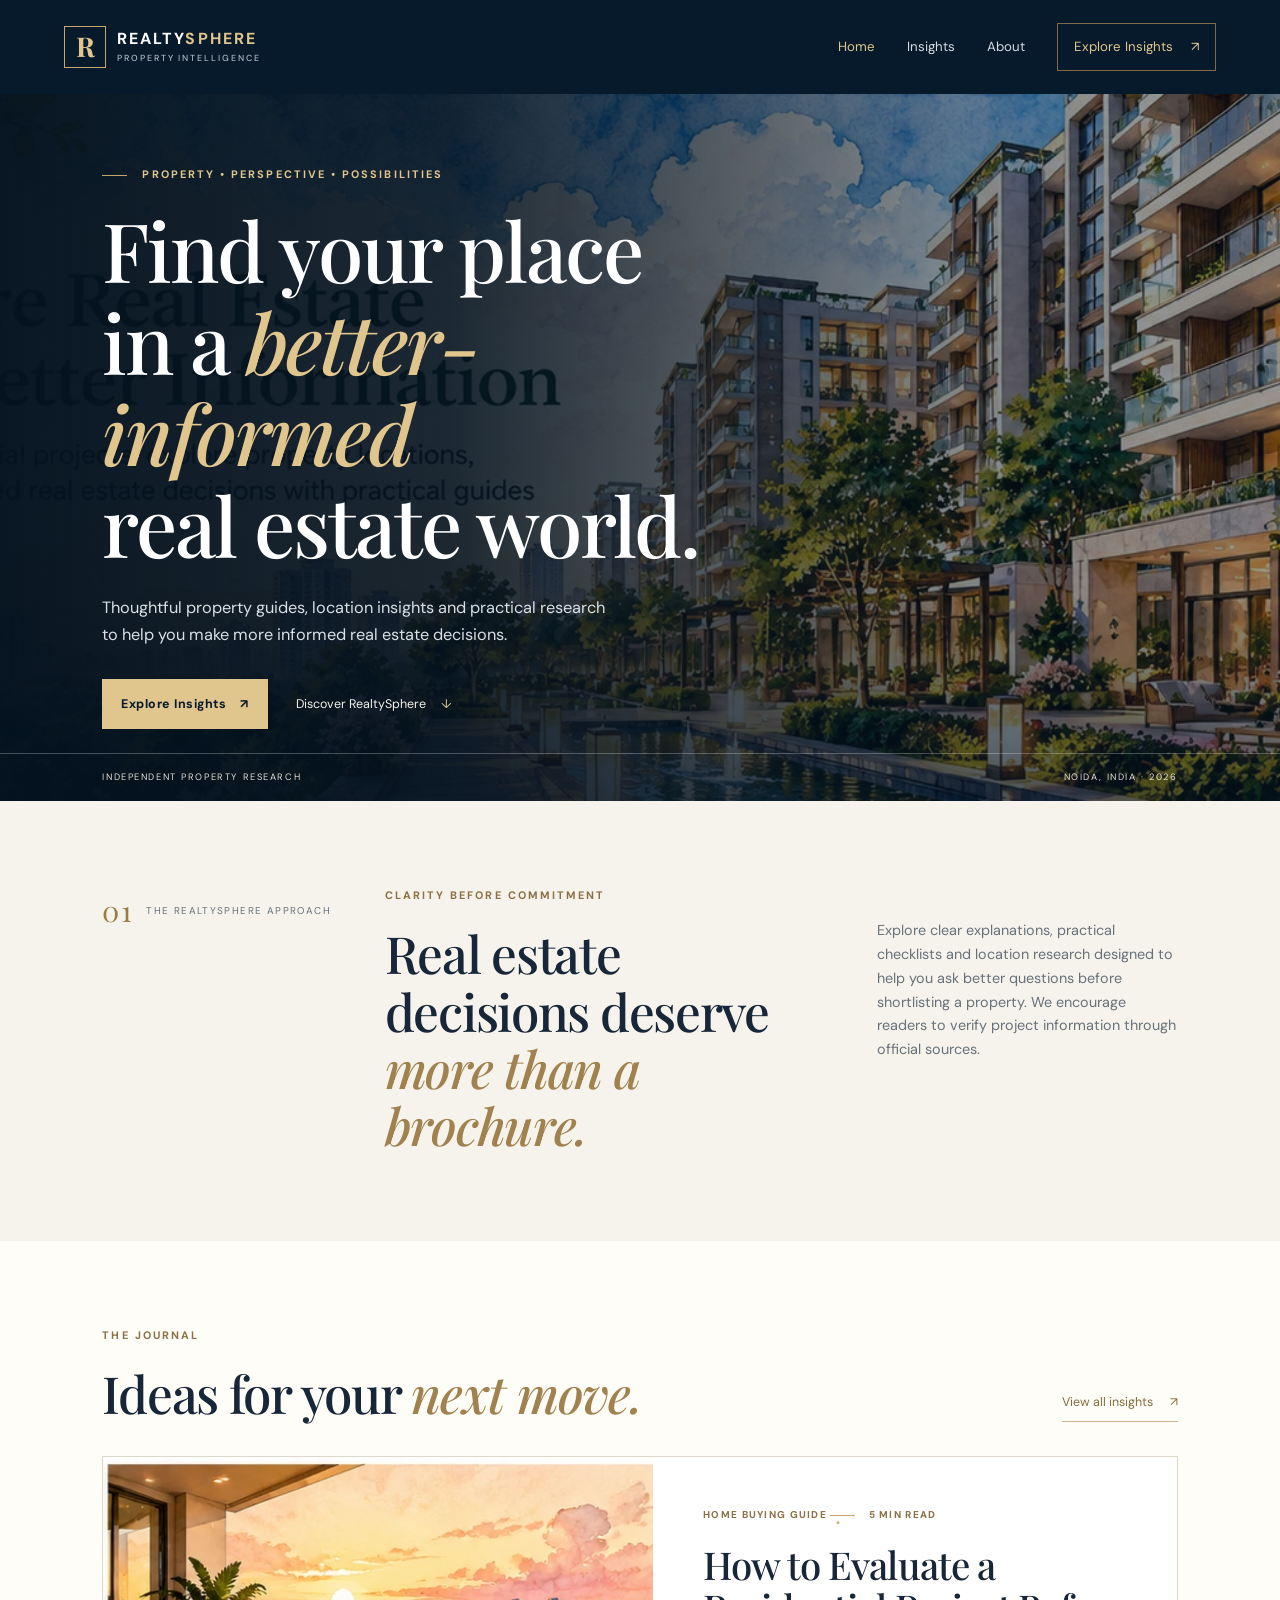
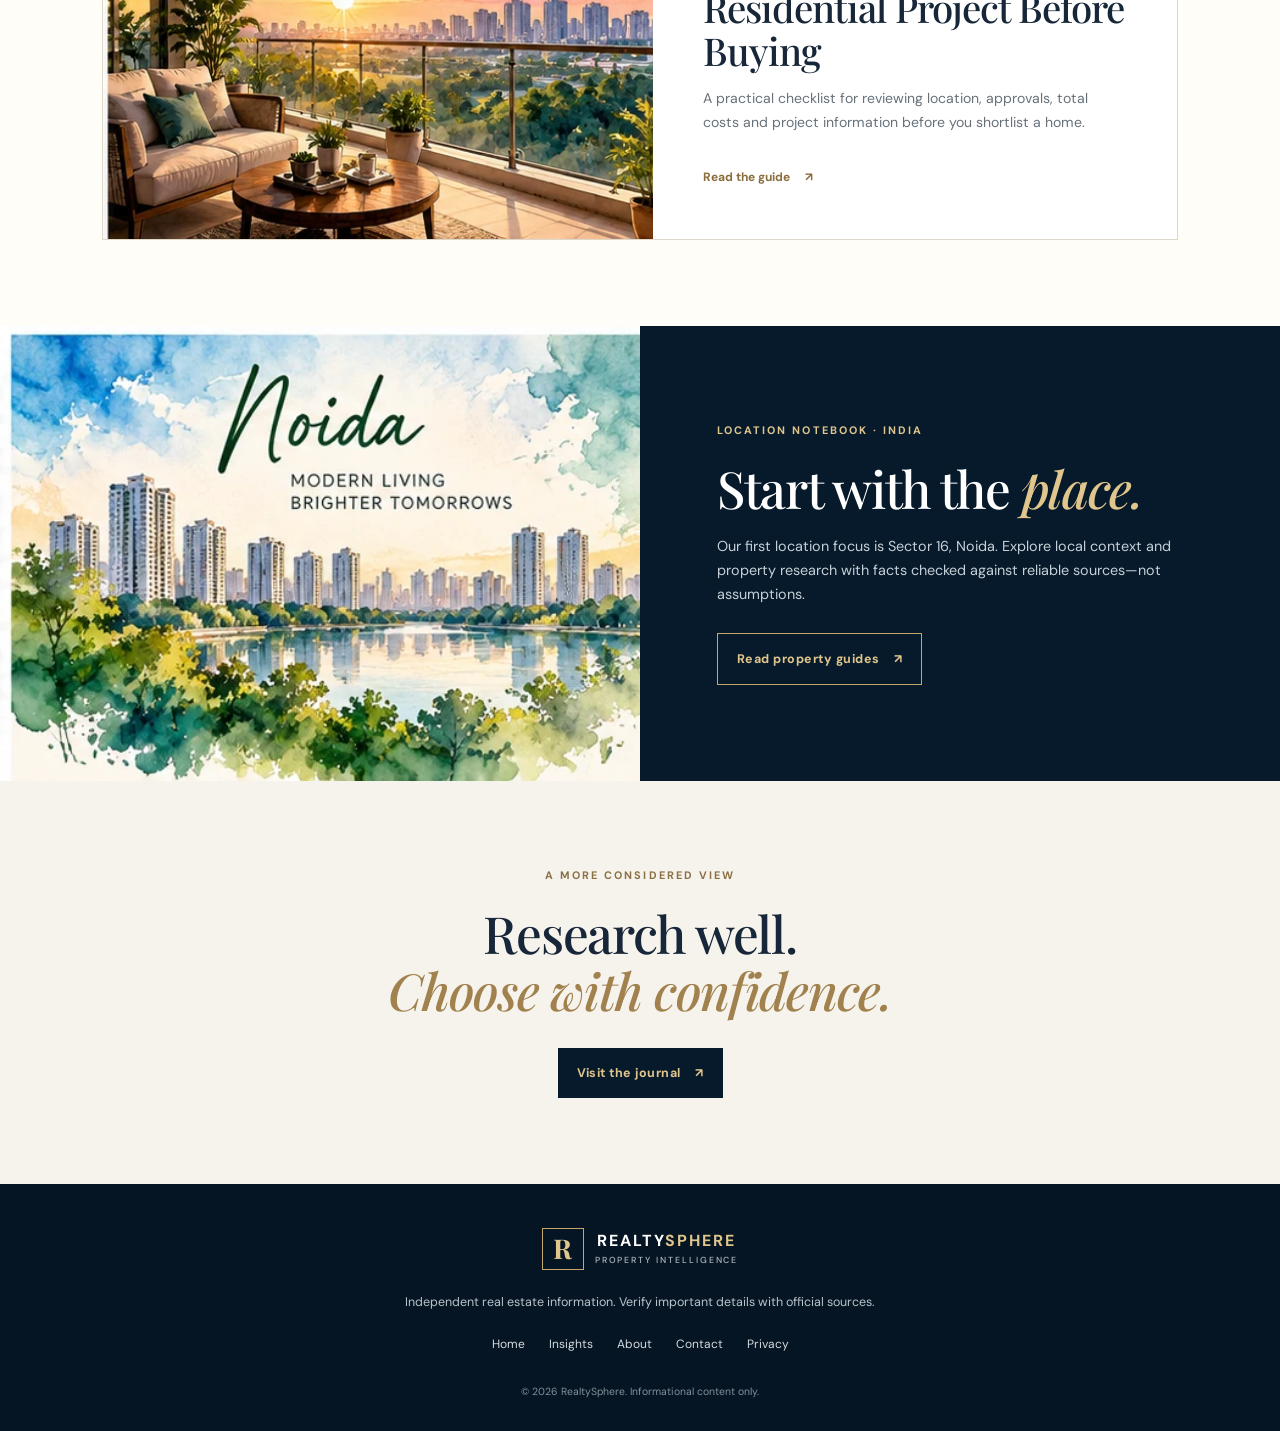
<file: index.html>
<!doctype html>
<html lang="en-IN">
<head>
  <meta name="google-site-verification" content="vqsx9k1cKOZuXE7QYZSGNEJyNpMLejz9sxlql6EF-hY" />
  <meta charset="utf-8">
  <meta name="viewport" content="width=device-width, initial-scale=1">

  <title>RealtySphere | Real Estate Insights &amp; Property Guides</title>

  <meta name="description" content="Explore property guides, residential real estate insights and location research from RealtySphere, with an initial focus on Sector 16, Noida.">
  <meta name="robots" content="index, follow">

  <link rel="canonical" href="https://realtysphereindia.roushan-kumar.workers.dev/">

  <meta property="og:type" content="website">
  <meta property="og:site_name" content="RealtySphere">
  <meta property="og:title" content="RealtySphere | Real Estate Insights &amp; Property Guides">
  <meta property="og:description" content="Clear, practical real estate research and property guides.">
  <meta property="og:url" content="https://realtysphereindia.roushan-kumar.workers.dev/">
  <meta property="og:image" content="https://realtysphereindia.roushan-kumar.workers.dev/assets/realtysphere-hero-watercolor.webp">

  <meta name="twitter:card" content="summary_large_image">
  <meta name="twitter:title" content="RealtySphere | Real Estate Insights &amp; Property Guides">
  <meta name="twitter:description" content="Clear, practical real estate research and property guides.">
  <meta name="twitter:image" content="https://realtysphereindia.roushan-kumar.workers.dev/assets/realtysphere-hero-watercolor.webp">

  <link rel="stylesheet" href="/styles.css">

  <script type="application/ld+json">
  {
    "@context": "https://schema.org",
    "@type": "WebSite",
    "name": "RealtySphere",
    "url": "https://realtysphereindia.roushan-kumar.workers.dev/",
    "description": "Independent real estate information and property guides."
  }
  </script>
</head>

<body>
  <header class="header">
    <a class="brand" href="/" aria-label="RealtySphere home">
      <span class="brand-mark">R</span>
      <span>
        REALTY<span class="gold">SPHERE</span>
        <small>PROPERTY INTELLIGENCE</small>
      </span>
    </a>

    <nav aria-label="Main navigation">
  <a class="active" href="/">Home</a>
  <a href="/blog/assetz-18-and-oak-blog.html">Insights</a>
  <a href="#about">About</a>
  <a class="nav-cta" href="/blog/assetz-18-and-oak-blog.html">Explore Insights <span>↗</span></a>
</nav>
  </header>

  <main>
    <section class="hero">
      <img
        class="hero-image"
        src="/assets/realtysphere-hero-watercolor.webp"
        alt="Illustrated modern luxury apartment residences surrounded by landscaped gardens"
        fetchpriority="high"
        width="1648"
        height="900"
      >

      <div class="hero-shade"></div>

      <div class="hero-content">
        <p class="eyebrow">
          <span></span> PROPERTY • PERSPECTIVE • POSSIBILITIES
        </p>

        <h1>
          Find your place<br>
          in a <em>better-informed</em><br>
          real estate world.
        </h1>

        <p class="hero-copy">
          Thoughtful property guides, location insights and practical research
          to help you make more informed real estate decisions.
        </p>

        <div class="hero-actions">
          <a class="button button-gold" href="/blog/">
            Explore Insights <span>↗</span>
          </a>

          <a class="quiet-link" href="#about">
            Discover RealtySphere <span>↓</span>
          </a>
        </div>
      </div>

      <div class="hero-caption">
        <span>INDEPENDENT PROPERTY RESEARCH</span>
        <span>NOIDA, INDIA · 2026</span>
      </div>
    </section>

    <section class="intro section" id="about">
      <div class="intro-label">
        <span class="number">01</span>
        <span>THE REALTYSPHERE APPROACH</span>
      </div>

      <div class="intro-copy">
        <p class="eyebrow dark">CLARITY BEFORE COMMITMENT</p>
        <h2>Real estate decisions deserve <em>more than a brochure.</em></h2>
      </div>

      <p class="intro-text">
        Explore clear explanations, practical checklists and location research
        designed to help you ask better questions before shortlisting a property.
        We encourage readers to verify project information through official sources.
      </p>
    </section>

    <section class="insights section">
      <div class="section-top">
        <div>
          <p class="eyebrow dark">THE JOURNAL</p>
          <h2>Ideas for your <em>next move.</em></h2>
        </div>

        <a class="text-link" href="/blog/">
          View all insights <span>↗</span>
        </a>
      </div>

      <a class="article-card" href="/blog/">
        <div class="article-image">
          <img
            src="/assets/luxury-apartment-balcony-watercolor.webp"
            alt="Watercolor illustration of a modern apartment balcony overlooking a green urban skyline"
            loading="lazy"
            width="533"
            height="300"
          >
        </div>

        <div class="article-info">
          <p class="eyebrow dark">
            HOME BUYING GUIDE <span class="dot">•</span> 5 MIN READ
          </p>

          <h3>How to Evaluate a Residential Project Before Buying</h3>

          <p>
            A practical checklist for reviewing location, approvals, total costs
            and project information before you shortlist a home.
          </p>

          <span class="read-link">Read the guide <span>↗</span></span>
        </div>
      </a>
    </section>

    <section class="location-band">
      <img
        src="/assets/noida-city-watercolor.webp"
        alt="Watercolor-inspired Noida city skyline and urban landscape"
        loading="lazy"
        width="525"
        height="300"
      >

      <div>
        <p class="eyebrow">LOCATION NOTEBOOK · INDIA</p>
        <h2>Start with the <em>place.</em></h2>

        <p>
          Our first location focus is Sector 16, Noida. Explore local context
          and property research with facts checked against reliable sources—not assumptions.
        </p>

        <a class="button button-outline" href="/blog/">
          Read property guides <span>↗</span>
        </a>
      </div>
    </section>

    <section class="closing section">
      <p class="eyebrow dark">A MORE CONSIDERED VIEW</p>
      <h2>Research well.<br><em>Choose with confidence.</em></h2>

      <a class="button button-dark" href="/blog/">
        Visit the journal <span>↗</span>
      </a>
    </section>
  </main>

  <footer class="footer">
    <a class="brand footer-brand" href="/" aria-label="RealtySphere home">
      <span class="brand-mark">R</span>
      <span>
        REALTY<span class="gold">SPHERE</span>
        <small>PROPERTY INTELLIGENCE</small>
      </span>
    </a>

    <p>
      Independent real estate information. Verify important details with official sources.
    </p>

    <div class="footer-links">
      <a href="/">Home</a>
      <a href="/blog/">Insights</a>
      <a href="/about.html">About</a>
      <a href="/contact.html">Contact</a>
      <a href="/privacy.html">Privacy</a>
    </div>

    <small>© 2026 RealtySphere. Informational content only.</small>
  </footer>
</body>
</html>
</file>
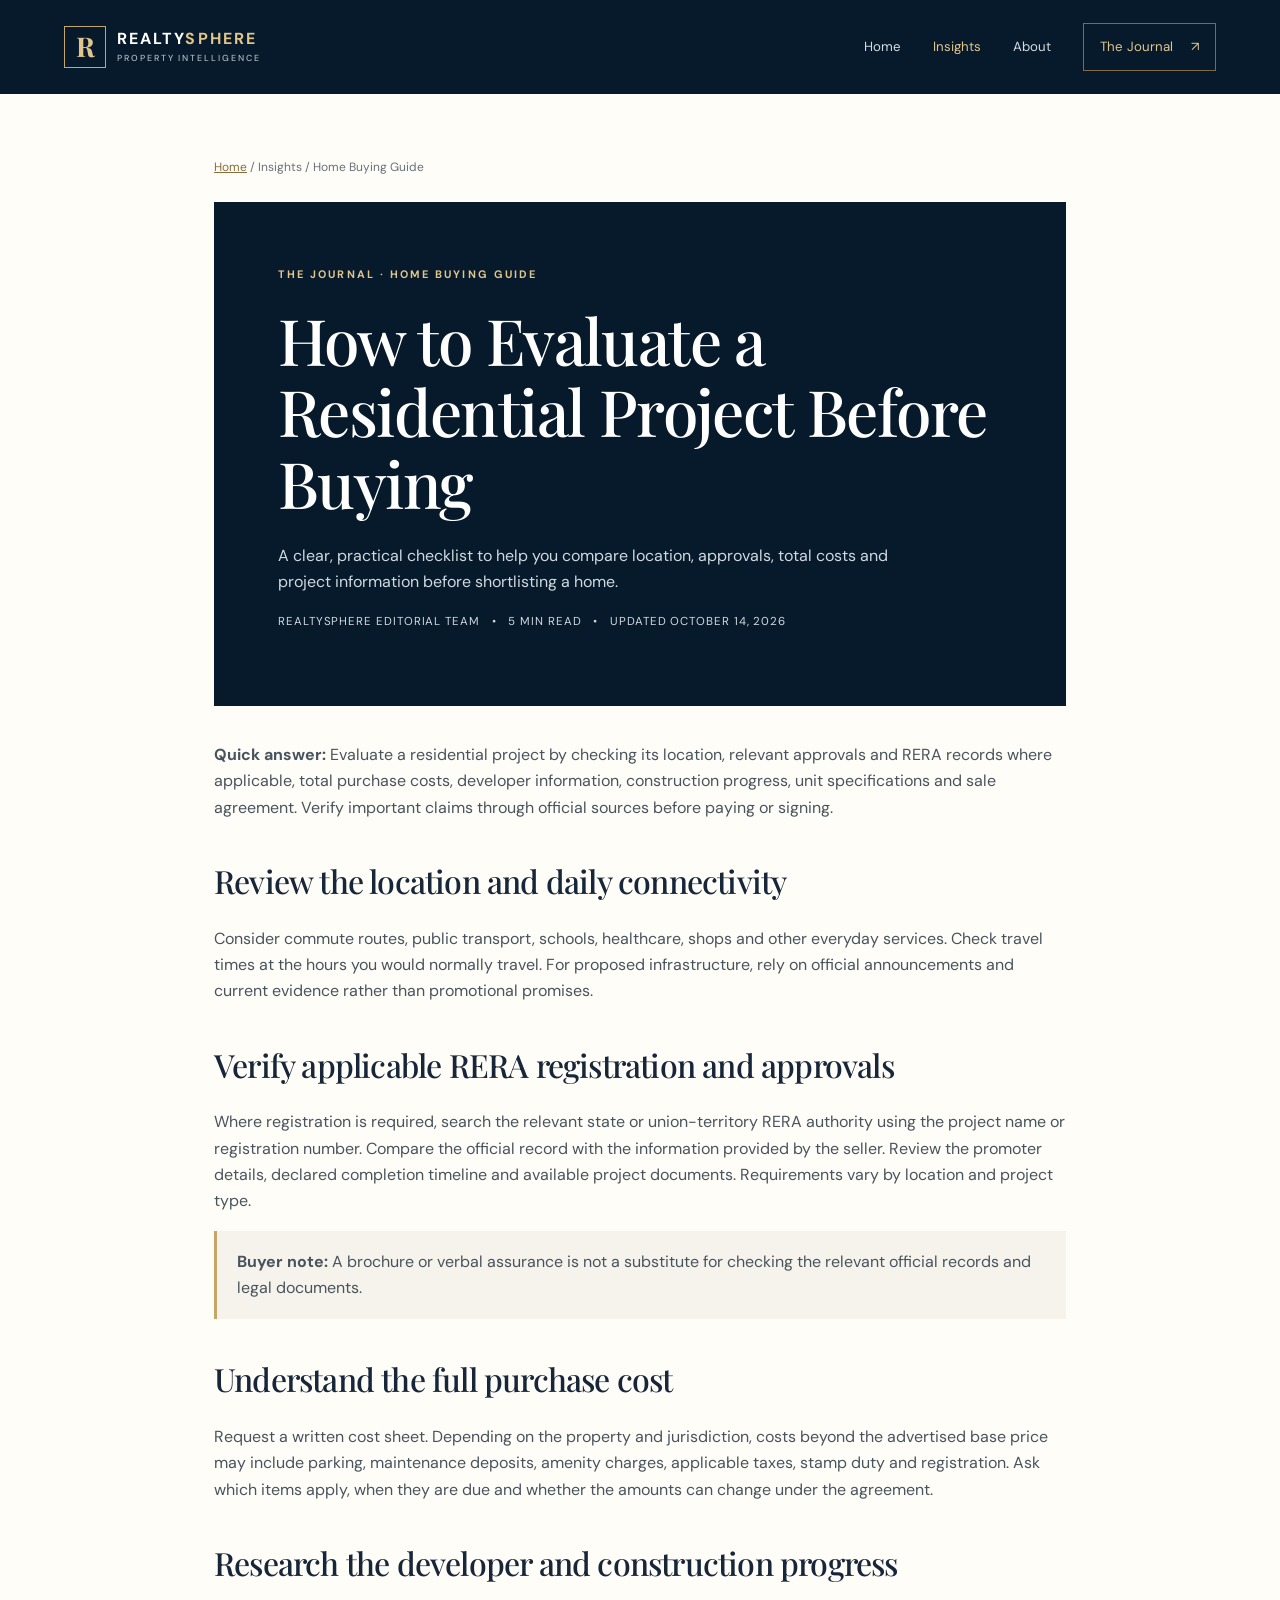
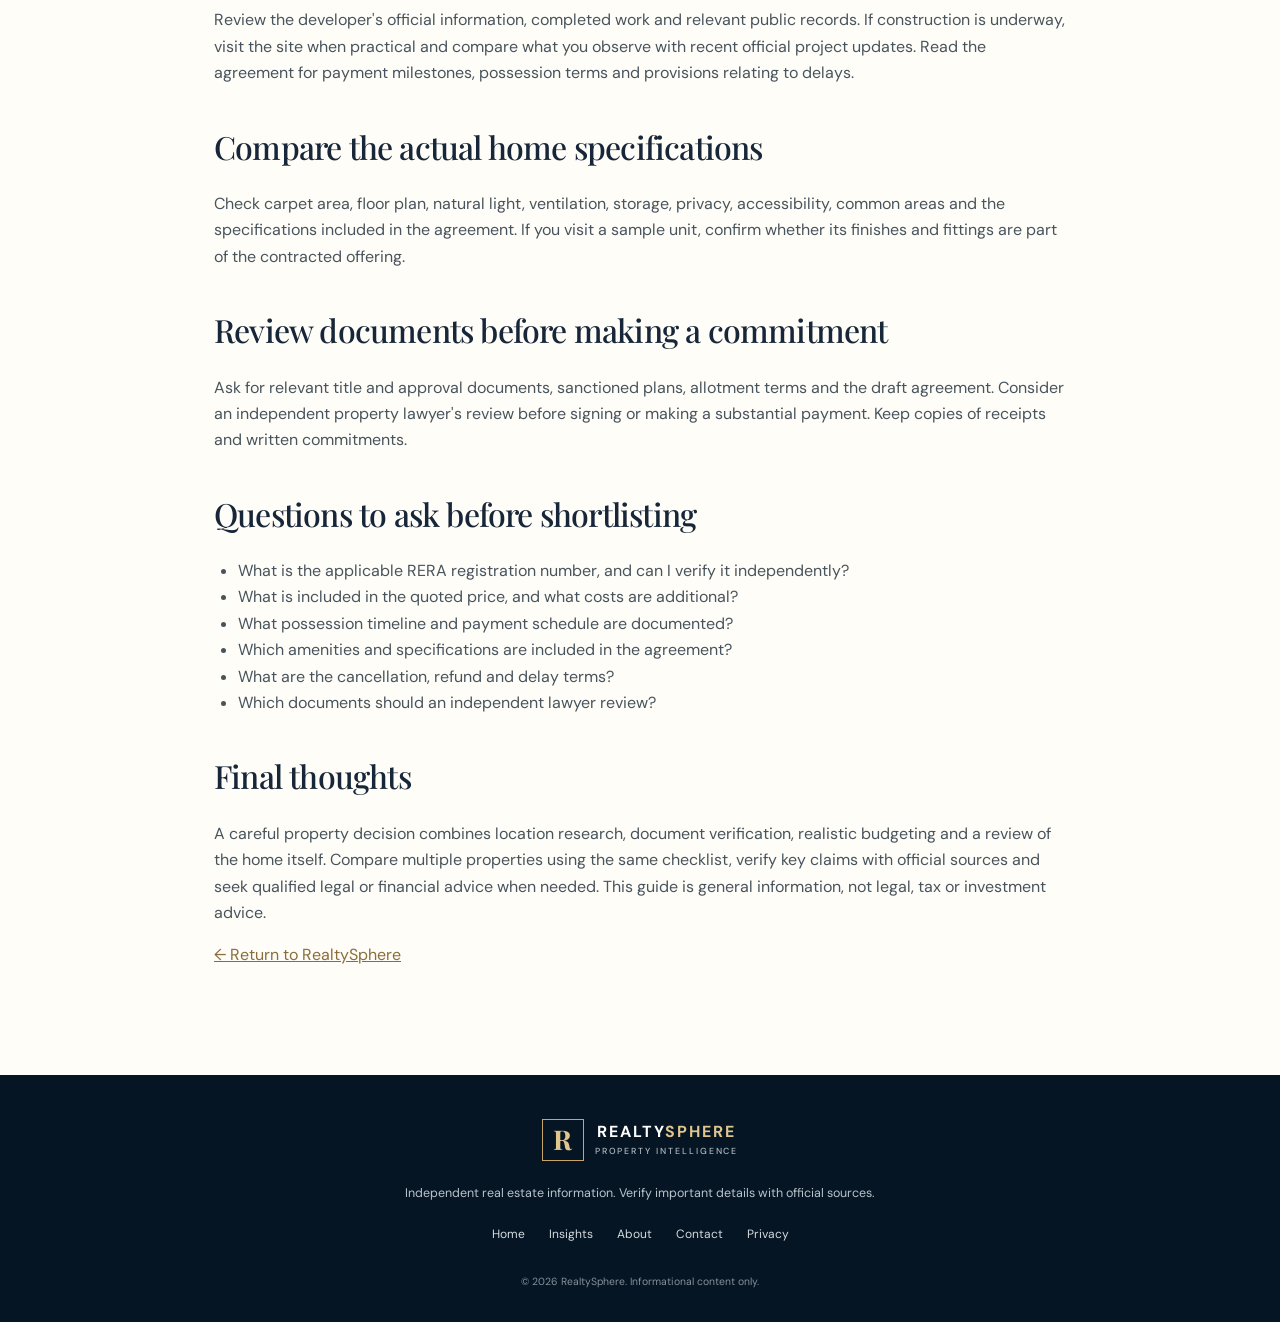
<file: blog/index.html>
<!doctype html>
<html lang="en-IN">
<head>
<meta charset="utf-8"><meta name="viewport" content="width=device-width,initial-scale=1">
<title>How to Evaluate a Residential Project Before Buying | RealtySphere</title>
<meta name="description" content="Use this practical checklist to evaluate a residential project in India, including location, applicable RERA records, total costs, builder information and documents.">
<meta name="robots" content="index,follow"><link rel="canonical" href="https://YOUR-PROJECT.pages.dev/blog/">
<meta property="og:type" content="article"><meta property="og:title" content="How to Evaluate a Residential Project Before Buying"><meta property="og:description" content="A practical homebuyer checklist for comparing residential projects."><meta property="og:image" content="https://YOUR-PROJECT.pages.dev/assets/luxury-apartment-balcony-watercolor.webp"><meta name="twitter:card" content="summary_large_image">
<link rel="stylesheet" href="/styles.css">
<script type="application/ld+json">{"@context":"https://schema.org","@type":"BlogPosting","headline":"How to Evaluate a Residential Project Before Buying","description":"A practical checklist for evaluating residential projects in India.","image":"https://YOUR-PROJECT.pages.dev/assets/luxury-apartment-balcony-watercolor.webp","datePublished":"2026-10-14","dateModified":"2026-10-14","author":{"@type":"Organization","name":"RealtySphere Editorial Team"},"publisher":{"@type":"Organization","name":"RealtySphere"},"mainEntityOfPage":"https://YOUR-PROJECT.pages.dev/blog/"}</script>
</head>
<body>
<header class="header"><a class="brand" href="/"><span class="brand-mark">R</span><span>REALTY<span class="gold">SPHERE</span><small>PROPERTY INTELLIGENCE</small></span></a><nav aria-label="Main navigation"><a href="/">Home</a><a class="active" href="/blog/">Insights</a><a href="/#about">About</a><a class="nav-cta" href="/blog/">The Journal <span>↗</span></a></nav></header>
<main class="article-shell">
<p class="breadcrumb"><a href="/">Home</a> / Insights / Home Buying Guide</p>
<article>
<header class="article-hero"><p class="eyebrow">THE JOURNAL · HOME BUYING GUIDE</p><h1>How to Evaluate a Residential Project Before Buying</h1><p>A clear, practical checklist to help you compare location, approvals, total costs and project information before shortlisting a home.</p><p class="article-meta">REALTYSPHERE EDITORIAL TEAM &nbsp; • &nbsp; 5 MIN READ &nbsp; • &nbsp; UPDATED OCTOBER 14, 2026</p></header>
<div class="article-body">
<p><strong>Quick answer:</strong> Evaluate a residential project by checking its location, relevant approvals and RERA records where applicable, total purchase costs, developer information, construction progress, unit specifications and sale agreement. Verify important claims through official sources before paying or signing.</p>
<h2>Review the location and daily connectivity</h2><p>Consider commute routes, public transport, schools, healthcare, shops and other everyday services. Check travel times at the hours you would normally travel. For proposed infrastructure, rely on official announcements and current evidence rather than promotional promises.</p>
<h2>Verify applicable RERA registration and approvals</h2><p>Where registration is required, search the relevant state or union-territory RERA authority using the project name or registration number. Compare the official record with the information provided by the seller. Review the promoter details, declared completion timeline and available project documents. Requirements vary by location and project type.</p><div class="note"><strong>Buyer note:</strong> A brochure or verbal assurance is not a substitute for checking the relevant official records and legal documents.</div>
<h2>Understand the full purchase cost</h2><p>Request a written cost sheet. Depending on the property and jurisdiction, costs beyond the advertised base price may include parking, maintenance deposits, amenity charges, applicable taxes, stamp duty and registration. Ask which items apply, when they are due and whether the amounts can change under the agreement.</p>
<h2>Research the developer and construction progress</h2><p>Review the developer's official information, completed work and relevant public records. If construction is underway, visit the site when practical and compare what you observe with recent official project updates. Read the agreement for payment milestones, possession terms and provisions relating to delays.</p>
<h2>Compare the actual home specifications</h2><p>Check carpet area, floor plan, natural light, ventilation, storage, privacy, accessibility, common areas and the specifications included in the agreement. If you visit a sample unit, confirm whether its finishes and fittings are part of the contracted offering.</p>
<h2>Review documents before making a commitment</h2><p>Ask for relevant title and approval documents, sanctioned plans, allotment terms and the draft agreement. Consider an independent property lawyer's review before signing or making a substantial payment. Keep copies of receipts and written commitments.</p>
<h2>Questions to ask before shortlisting</h2><ul><li>What is the applicable RERA registration number, and can I verify it independently?</li><li>What is included in the quoted price, and what costs are additional?</li><li>What possession timeline and payment schedule are documented?</li><li>Which amenities and specifications are included in the agreement?</li><li>What are the cancellation, refund and delay terms?</li><li>Which documents should an independent lawyer review?</li></ul>
<h2>Final thoughts</h2><p>A careful property decision combines location research, document verification, realistic budgeting and a review of the home itself. Compare multiple properties using the same checklist, verify key claims with official sources and seek qualified legal or financial advice when needed. This guide is general information, not legal, tax or investment advice.</p>
<p><a href="/">← Return to RealtySphere</a></p>
</div></article></main>
<footer class="footer"><a class="brand footer-brand" href="/"><span class="brand-mark">R</span><span>REALTY<span class="gold">SPHERE</span><small>PROPERTY INTELLIGENCE</small></span></a><p>Independent real estate information. Verify important details with official sources.</p><div class="footer-links"><a href="/">Home</a><a href="/blog/">Insights</a><a href="/about.html">About</a><a href="/contact.html">Contact</a><a href="/privacy.html">Privacy</a></div><small>© 2026 RealtySphere. Informational content only.</small></footer>
</body></html>
</file>
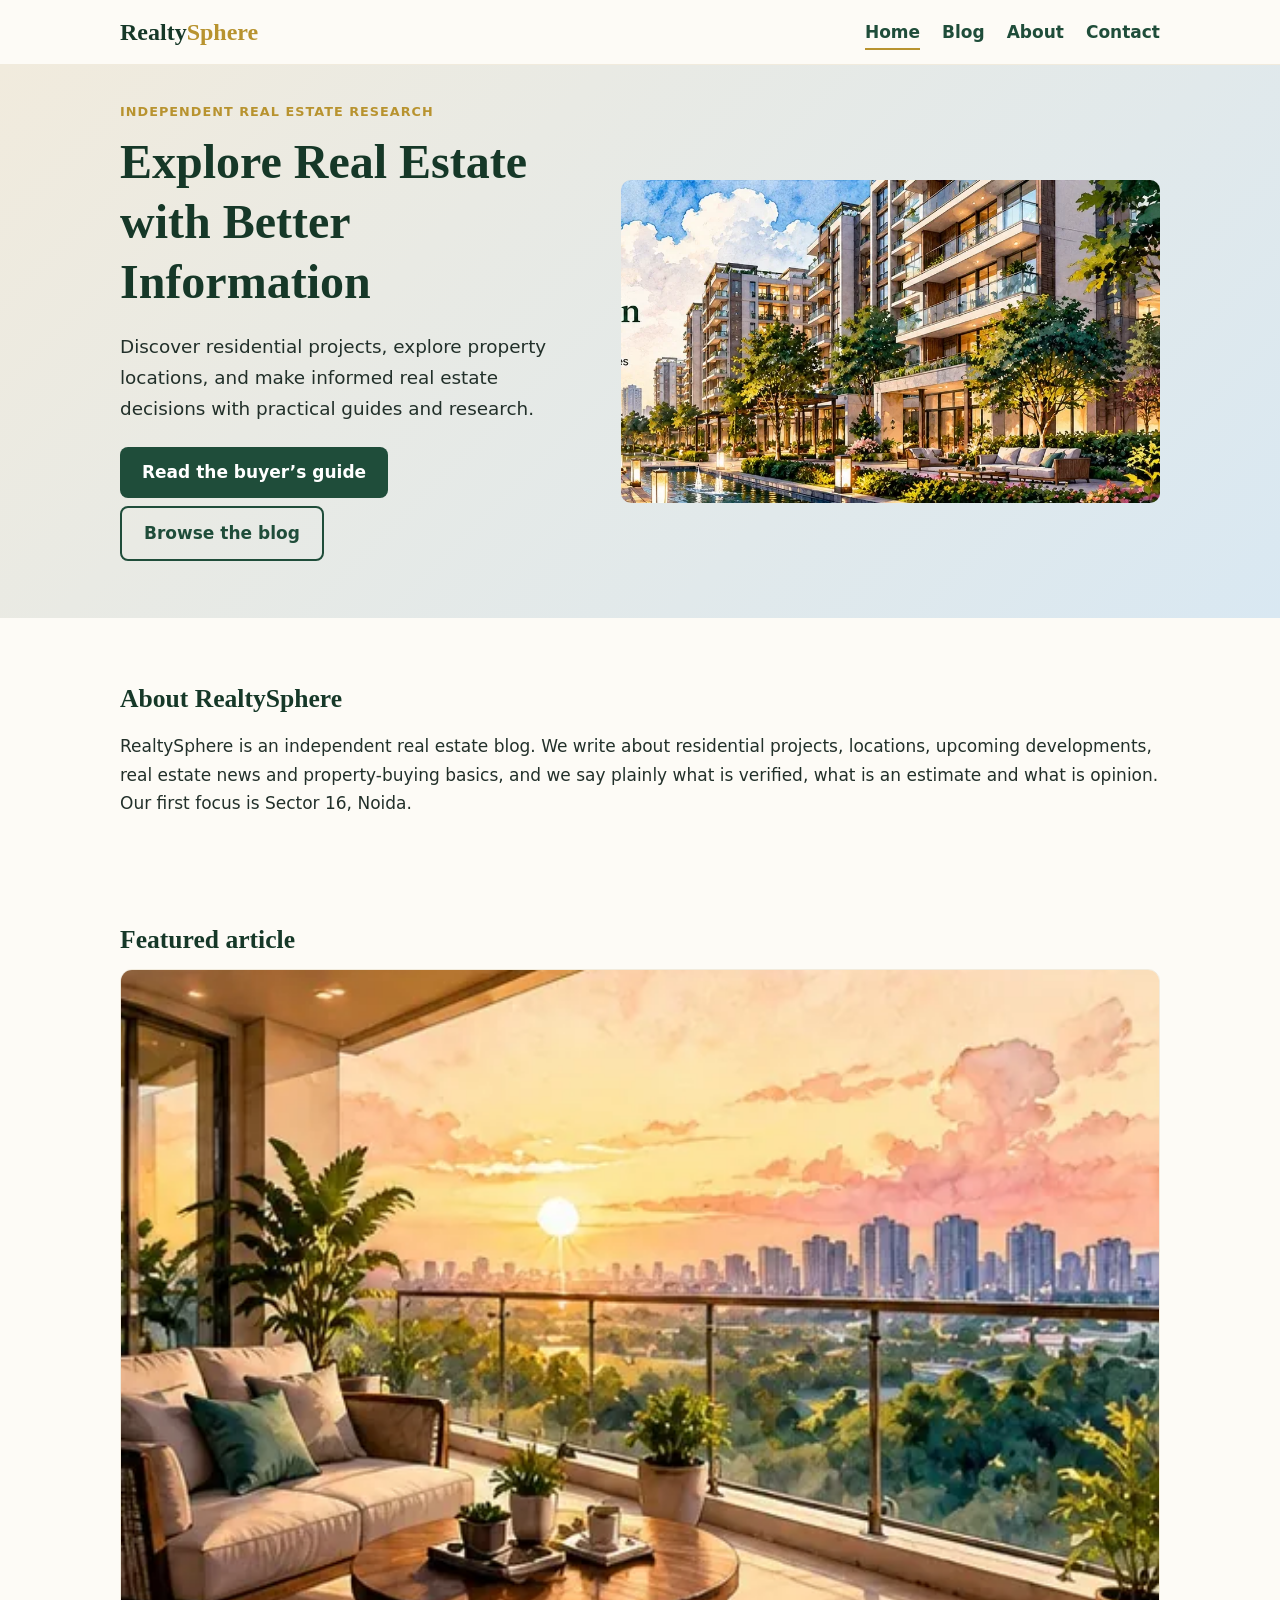
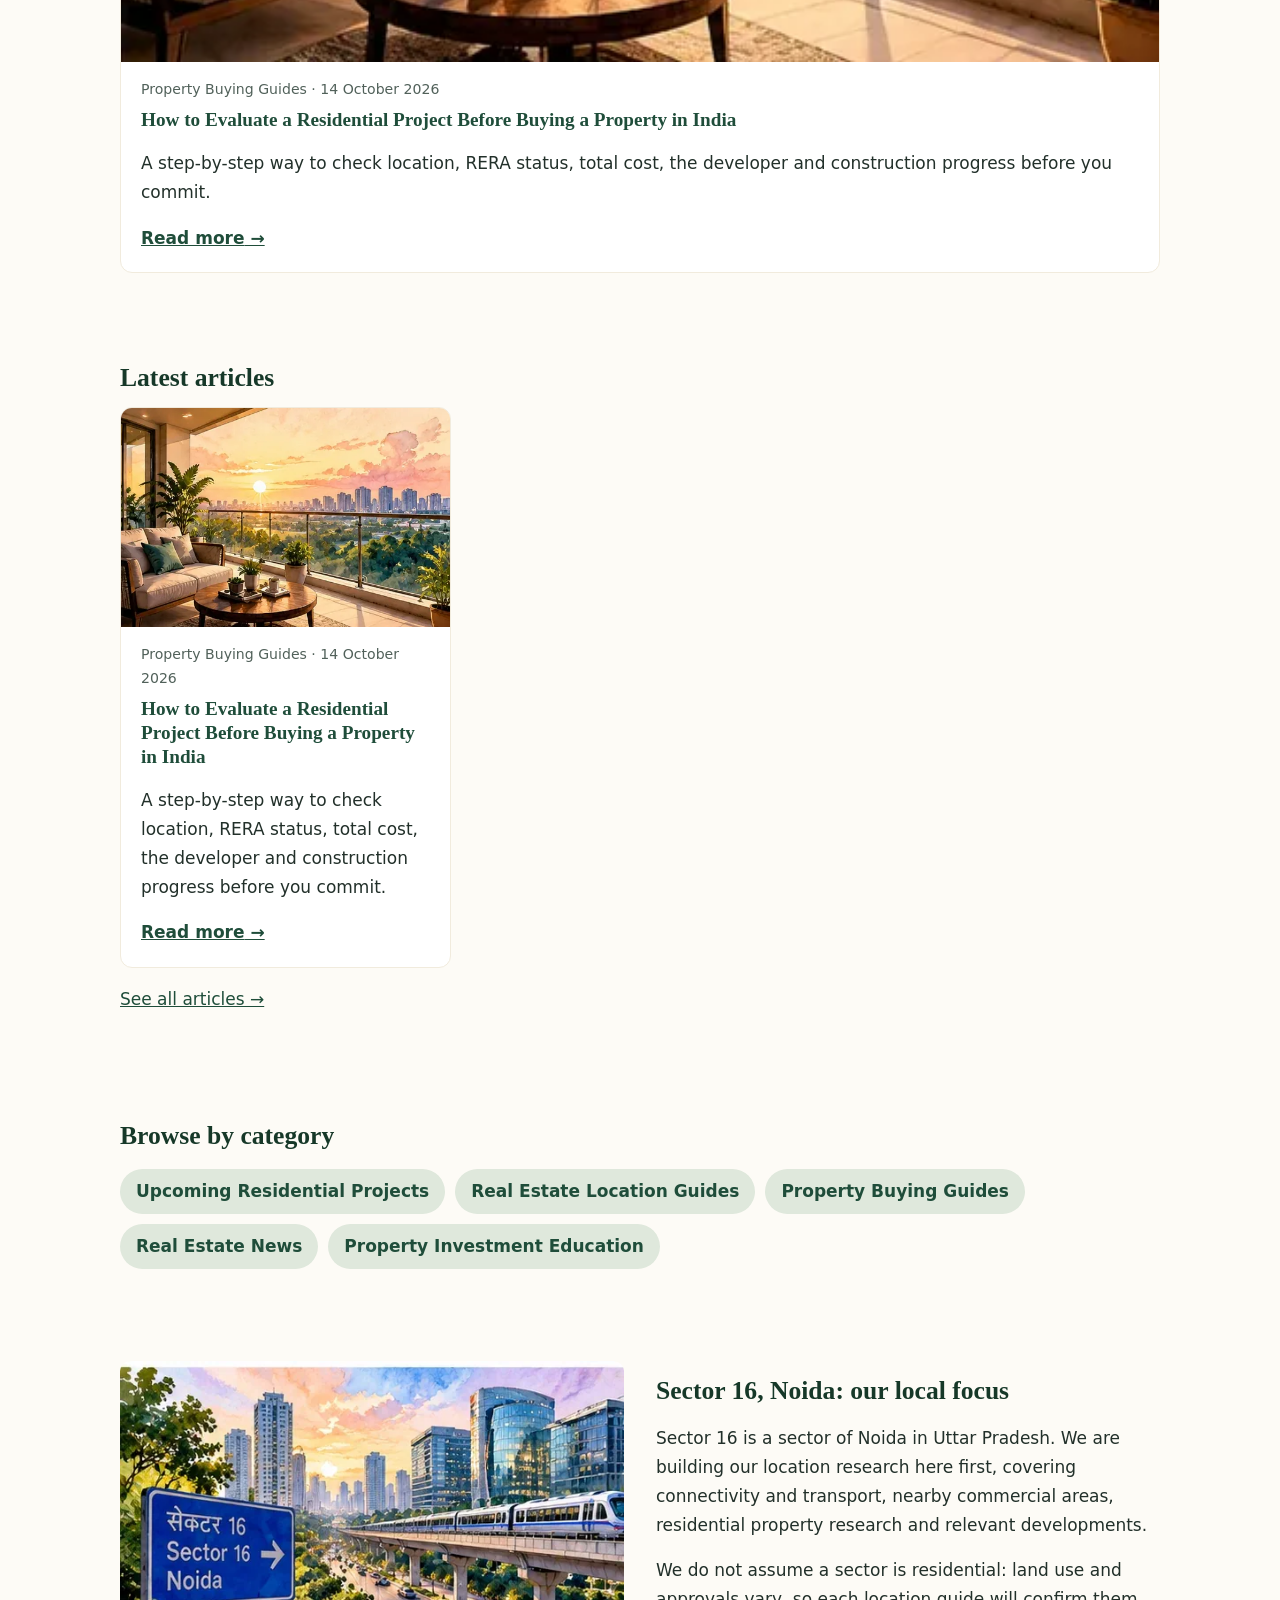
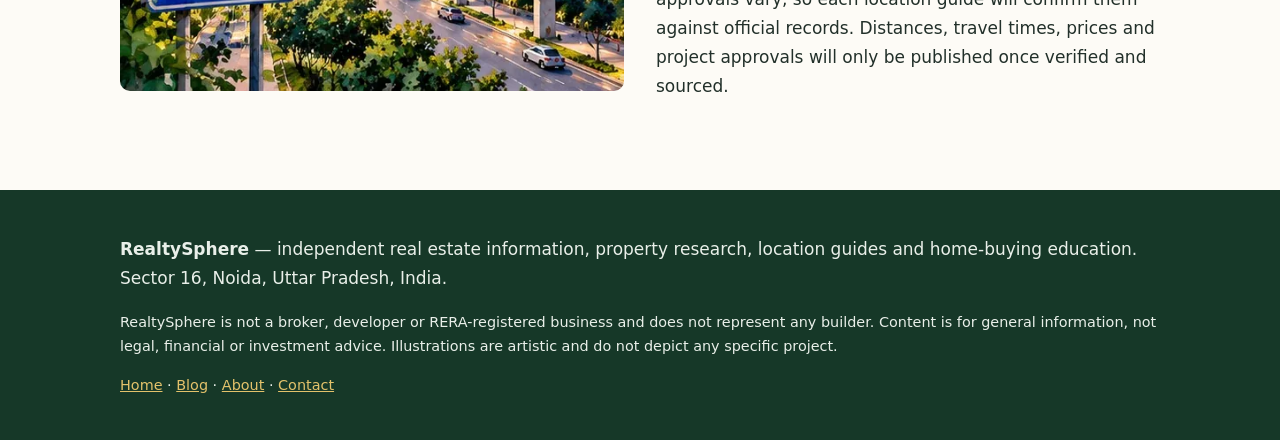
<file: realtysphere/index.html>
<!doctype html>
<html lang="en-IN"><head><meta charset="utf-8"><meta name="viewport" content="width=device-width,initial-scale=1">
<title>RealtySphere | Real Estate Guides, Project Research & Home-Buying Tips</title><meta name="description" content="Independent real estate blog on residential projects, locations and home-buying guides in India, starting with Sector 16, Noida."><link rel="canonical" href="https://realtysphere.pages.dev/">
<meta name="theme-color" content="#1f4d3a"><link rel="icon" href="favicon.svg" type="image/svg+xml">
<meta property="og:type" content="website"><meta property="og:site_name" content="RealtySphere"><meta property="og:title" content="RealtySphere | Real Estate Guides, Project Research & Home-Buying Tips"><meta property="og:description" content="Independent real estate blog on residential projects, locations and home-buying guides in India, starting with Sector 16, Noida."><meta property="og:url" content="https://realtysphere.pages.dev/"><meta property="og:image" content="https://realtysphere.pages.dev/images/realtysphere-hero-residential-watercolor.webp"><meta property="og:locale" content="en_IN">
<meta name="twitter:card" content="summary_large_image"><meta name="twitter:title" content="RealtySphere | Real Estate Guides, Project Research & Home-Buying Tips"><meta name="twitter:description" content="Independent real estate blog on residential projects, locations and home-buying guides in India, starting with Sector 16, Noida."><meta name="twitter:image" content="https://realtysphere.pages.dev/images/realtysphere-hero-residential-watercolor.webp">
<link rel="stylesheet" href="styles.css">
<script type="application/ld+json">{"@context": "https://schema.org", "@graph": [{"@type": "Organization", "@id": "https://realtysphere.pages.dev/#org", "name": "RealtySphere", "url": "https://realtysphere.pages.dev/"}, {"@type": "WebSite", "@id": "https://realtysphere.pages.dev/#website", "url": "https://realtysphere.pages.dev/", "name": "RealtySphere", "inLanguage": "en-IN", "publisher": {"@id": "https://realtysphere.pages.dev/#org"}}, {"@type": "WebPage", "@id": "https://realtysphere.pages.dev/#webpage", "url": "https://realtysphere.pages.dev/", "name": "RealtySphere | Real Estate Guides, Project Research & Home-Buying Tips", "isPartOf": {"@id": "https://realtysphere.pages.dev/#website"}}]}</script></head><body>
<a class="skip" href="#main">Skip to content</a>
<header class="site-header"><div class="wrap bar"><a class="brand" href="">Realty<span>Sphere</span></a>
<button class="menu-btn" aria-expanded="false" aria-controls="nav">Menu</button><nav id="nav" aria-label="Main"><a href="" aria-current="page">Home</a><a href="blog/">Blog</a><a href="about/">About</a><a href="contact/">Contact</a></nav></div></header>
<main id="main"><section class="hero"><div class="wrap hero-grid"><div class="hero-text"><p class="eyebrow">Independent real estate research</p>
<h1>Explore Real Estate with Better Information</h1>
<p class="lead">Discover residential projects, explore property locations, and make informed real estate decisions with practical guides and research.</p>
<p><a class="btn" href="blog/how-to-evaluate-a-residential-project-before-buying-a-property-in-india/">Read the buyer&rsquo;s guide</a> <a class="btn ghost" href="blog/">Browse the blog</a></p></div>
<div class="hero-img"><img src="images/realtysphere-hero-residential-watercolor.webp" alt="Watercolor-style illustration of a landscaped residential apartment complex with balconies and a garden walkway" width="932" height="558" fetchpriority="high"></div></div></section>
<section class="wrap block"><h2>About RealtySphere</h2><p>RealtySphere is an independent real estate blog. We write about residential projects, locations, upcoming developments, real estate news and property-buying basics, and we say plainly what is verified, what is an estimate and what is opinion. Our first focus is Sector 16, Noida.</p></section>
<section class="wrap block"><h2>Featured article</h2><article class="card"><a href="blog/how-to-evaluate-a-residential-project-before-buying-a-property-in-india/" class="thumb"><img src="images/apartment-balcony-sunset-watercolor.webp" alt="Watercolor illustration of an apartment balcony with a sofa and a sunset city view" width="541" height="365" loading="lazy" decoding="async"></a><div class="cbody"><p class="meta"><span>Property Buying Guides</span> &middot; <time datetime="2026-10-14">14 October 2026</time></p>
<h3><a href="blog/how-to-evaluate-a-residential-project-before-buying-a-property-in-india/">How to Evaluate a Residential Project Before Buying a Property in India</a></h3><p>A step-by-step way to check location, RERA status, total cost, the developer and construction progress before you commit.</p><a class="more" href="blog/how-to-evaluate-a-residential-project-before-buying-a-property-in-india/">Read more<span class="sr"> about How to Evaluate a Residential Project Before Buying a Property in India</span> &rarr;</a></div></article></section>
<section class="wrap block"><h2>Latest articles</h2><div class="grid"><article class="card"><a href="blog/how-to-evaluate-a-residential-project-before-buying-a-property-in-india/" class="thumb"><img src="images/apartment-balcony-sunset-watercolor.webp" alt="Watercolor illustration of an apartment balcony with a sofa and a sunset city view" width="541" height="365" loading="lazy" decoding="async"></a><div class="cbody"><p class="meta"><span>Property Buying Guides</span> &middot; <time datetime="2026-10-14">14 October 2026</time></p>
<h3><a href="blog/how-to-evaluate-a-residential-project-before-buying-a-property-in-india/">How to Evaluate a Residential Project Before Buying a Property in India</a></h3><p>A step-by-step way to check location, RERA status, total cost, the developer and construction progress before you commit.</p><a class="more" href="blog/how-to-evaluate-a-residential-project-before-buying-a-property-in-india/">Read more<span class="sr"> about How to Evaluate a Residential Project Before Buying a Property in India</span> &rarr;</a></div></article></div><p><a href="blog/">See all articles &rarr;</a></p></section>
<section class="wrap block"><h2>Browse by category</h2><ul class="chips"><li><a href="blog/#upcoming-residential-projects">Upcoming Residential Projects</a></li><li><a href="blog/#real-estate-location-guides">Real Estate Location Guides</a></li><li><a href="blog/#property-buying-guides">Property Buying Guides</a></li><li><a href="blog/#real-estate-news">Real Estate News</a></li><li><a href="blog/#property-investment-education">Property Investment Education</a></li></ul></section>
<section class="wrap block loc"><div><img src="images/noida-sector-16-street-illustration.webp" alt="Illustrated street scene with a Sector 16 Noida road sign, a raised rail line and high-rise buildings (artistic illustration, not a photograph)" width="570" height="373" loading="lazy" decoding="async"></div><div><h2>Sector 16, Noida: our local focus</h2>
<p>Sector 16 is a sector of Noida in Uttar Pradesh. We are building our location research here first, covering connectivity and transport, nearby commercial areas, residential property research and relevant developments.</p>
<p>We do not assume a sector is residential: land use and approvals vary, so each location guide will confirm them against official records. Distances, travel times, prices and project approvals will only be published once verified and sourced.</p></div></section></main>
<footer class="site-footer"><div class="wrap"><p><strong>RealtySphere</strong> &mdash; independent real estate information, property research, location guides and home-buying education. Sector 16, Noida, Uttar Pradesh, India.</p>
<p class="small">RealtySphere is not a broker, developer or RERA-registered business and does not represent any builder. Content is for general information, not legal, financial or investment advice. Illustrations are artistic and do not depict any specific project.</p>
<p class="small"><a href="">Home</a> &middot; <a href="blog/">Blog</a> &middot; <a href="about/">About</a> &middot; <a href="contact/">Contact</a></p></div></footer>
<script src="script.js" defer></script></body></html>
</file>
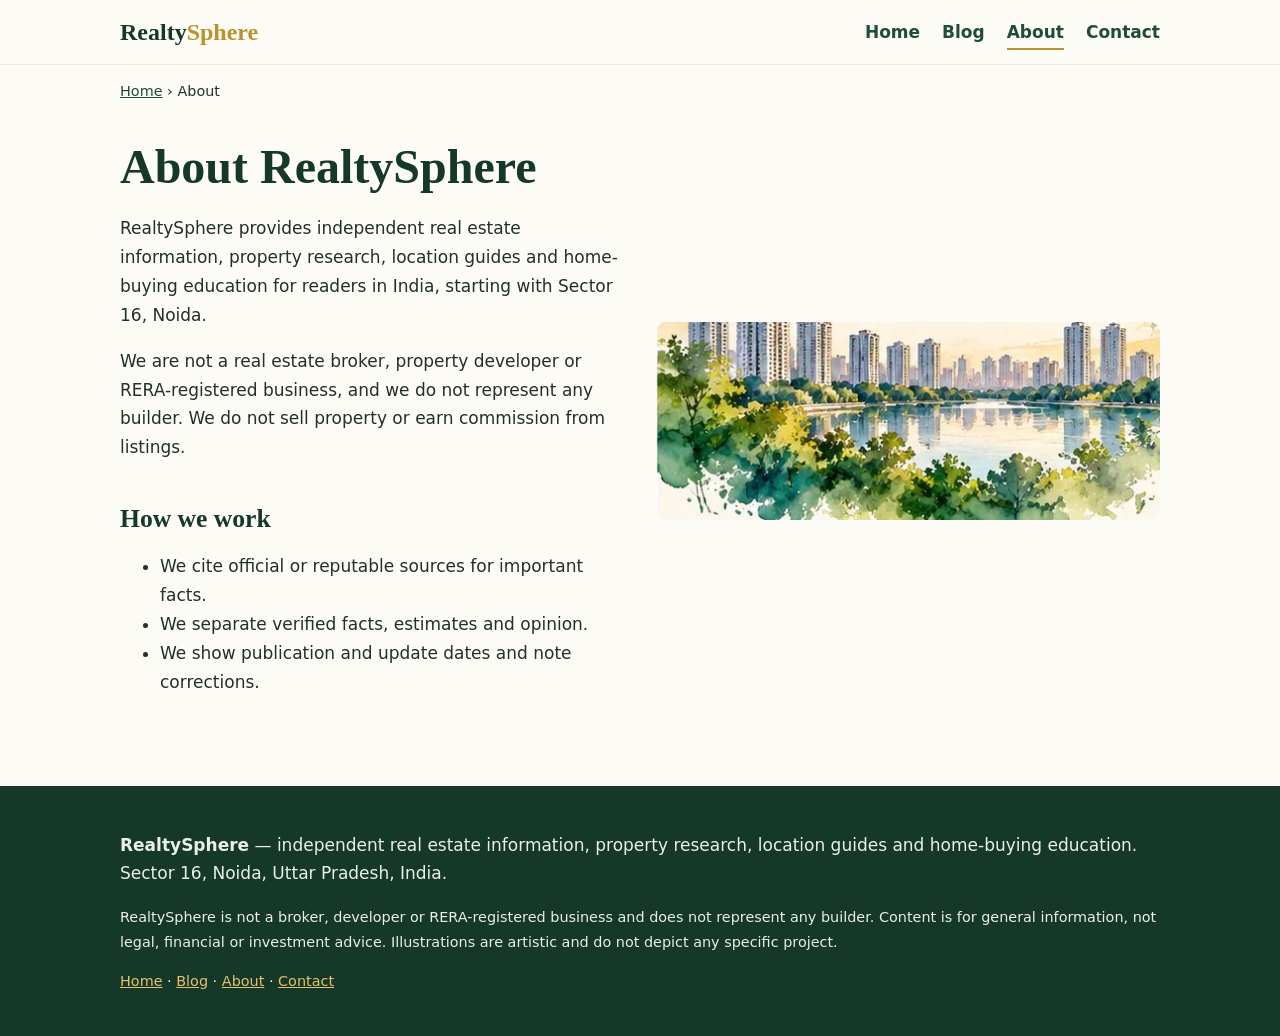
<file: realtysphere/about/index.html>
<!doctype html>
<html lang="en-IN"><head><meta charset="utf-8"><meta name="viewport" content="width=device-width,initial-scale=1">
<title>About RealtySphere | Independent Real Estate Information</title><meta name="description" content="RealtySphere is an independent real estate blog offering property research, location guides and home-buying education in India."><link rel="canonical" href="https://realtysphere.pages.dev/about/">
<meta name="theme-color" content="#1f4d3a"><link rel="icon" href="../favicon.svg" type="image/svg+xml">
<meta property="og:type" content="website"><meta property="og:site_name" content="RealtySphere"><meta property="og:title" content="About RealtySphere | Independent Real Estate Information"><meta property="og:description" content="RealtySphere is an independent real estate blog offering property research, location guides and home-buying education in India."><meta property="og:url" content="https://realtysphere.pages.dev/about/"><meta property="og:image" content="https://realtysphere.pages.dev/images/noida-skyline-lake-watercolor.webp"><meta property="og:locale" content="en_IN">
<meta name="twitter:card" content="summary_large_image"><meta name="twitter:title" content="About RealtySphere | Independent Real Estate Information"><meta name="twitter:description" content="RealtySphere is an independent real estate blog offering property research, location guides and home-buying education in India."><meta name="twitter:image" content="https://realtysphere.pages.dev/images/noida-skyline-lake-watercolor.webp">
<link rel="stylesheet" href="../styles.css">
<script type="application/ld+json">{"@context": "https://schema.org", "@type": "BreadcrumbList", "itemListElement": [{"@type": "ListItem", "position": 1, "name": "Home", "item": "https://realtysphere.pages.dev/"}, {"@type": "ListItem", "position": 2, "name": "About", "item": "https://realtysphere.pages.dev/about/"}]}</script><script type="application/ld+json">{"@context": "https://schema.org", "@type": "WebPage", "name": "About RealtySphere", "url": "https://realtysphere.pages.dev/about/", "isPartOf": {"@type": "WebSite", "url": "https://realtysphere.pages.dev/"}}</script></head><body>
<a class="skip" href="#main">Skip to content</a>
<header class="site-header"><div class="wrap bar"><a class="brand" href="../">Realty<span>Sphere</span></a>
<button class="menu-btn" aria-expanded="false" aria-controls="nav">Menu</button><nav id="nav" aria-label="Main"><a href="../">Home</a><a href="../blog/">Blog</a><a href="../about/" aria-current="page">About</a><a href="../contact/">Contact</a></nav></div></header>
<main id="main"><nav class="crumbs wrap" aria-label="Breadcrumb"><a href="../">Home</a> &rsaquo; <span aria-current="page">About</span></nav><section class="wrap block loc"><div><h1>About RealtySphere</h1><p>RealtySphere provides independent real estate information, property research, location guides and home-buying education for readers in India, starting with Sector 16, Noida.</p>
<p>We are not a real estate broker, property developer or RERA-registered business, and we do not represent any builder. We do not sell property or earn commission from listings.</p>
<h2>How we work</h2><ul><li>We cite official or reputable sources for important facts.</li><li>We separate verified facts, estimates and opinion.</li><li>We show publication and update dates and note corrections.</li></ul></div><div><img src="../images/noida-skyline-lake-watercolor.webp" alt="Watercolor illustration of a residential high-rise skyline beside a lake framed by trees" width="509" height="200" loading="lazy" decoding="async"></div></section></main>
<footer class="site-footer"><div class="wrap"><p><strong>RealtySphere</strong> &mdash; independent real estate information, property research, location guides and home-buying education. Sector 16, Noida, Uttar Pradesh, India.</p>
<p class="small">RealtySphere is not a broker, developer or RERA-registered business and does not represent any builder. Content is for general information, not legal, financial or investment advice. Illustrations are artistic and do not depict any specific project.</p>
<p class="small"><a href="../">Home</a> &middot; <a href="../blog/">Blog</a> &middot; <a href="../about/">About</a> &middot; <a href="../contact/">Contact</a></p></div></footer>
<script src="../script.js" defer></script></body></html>
</file>
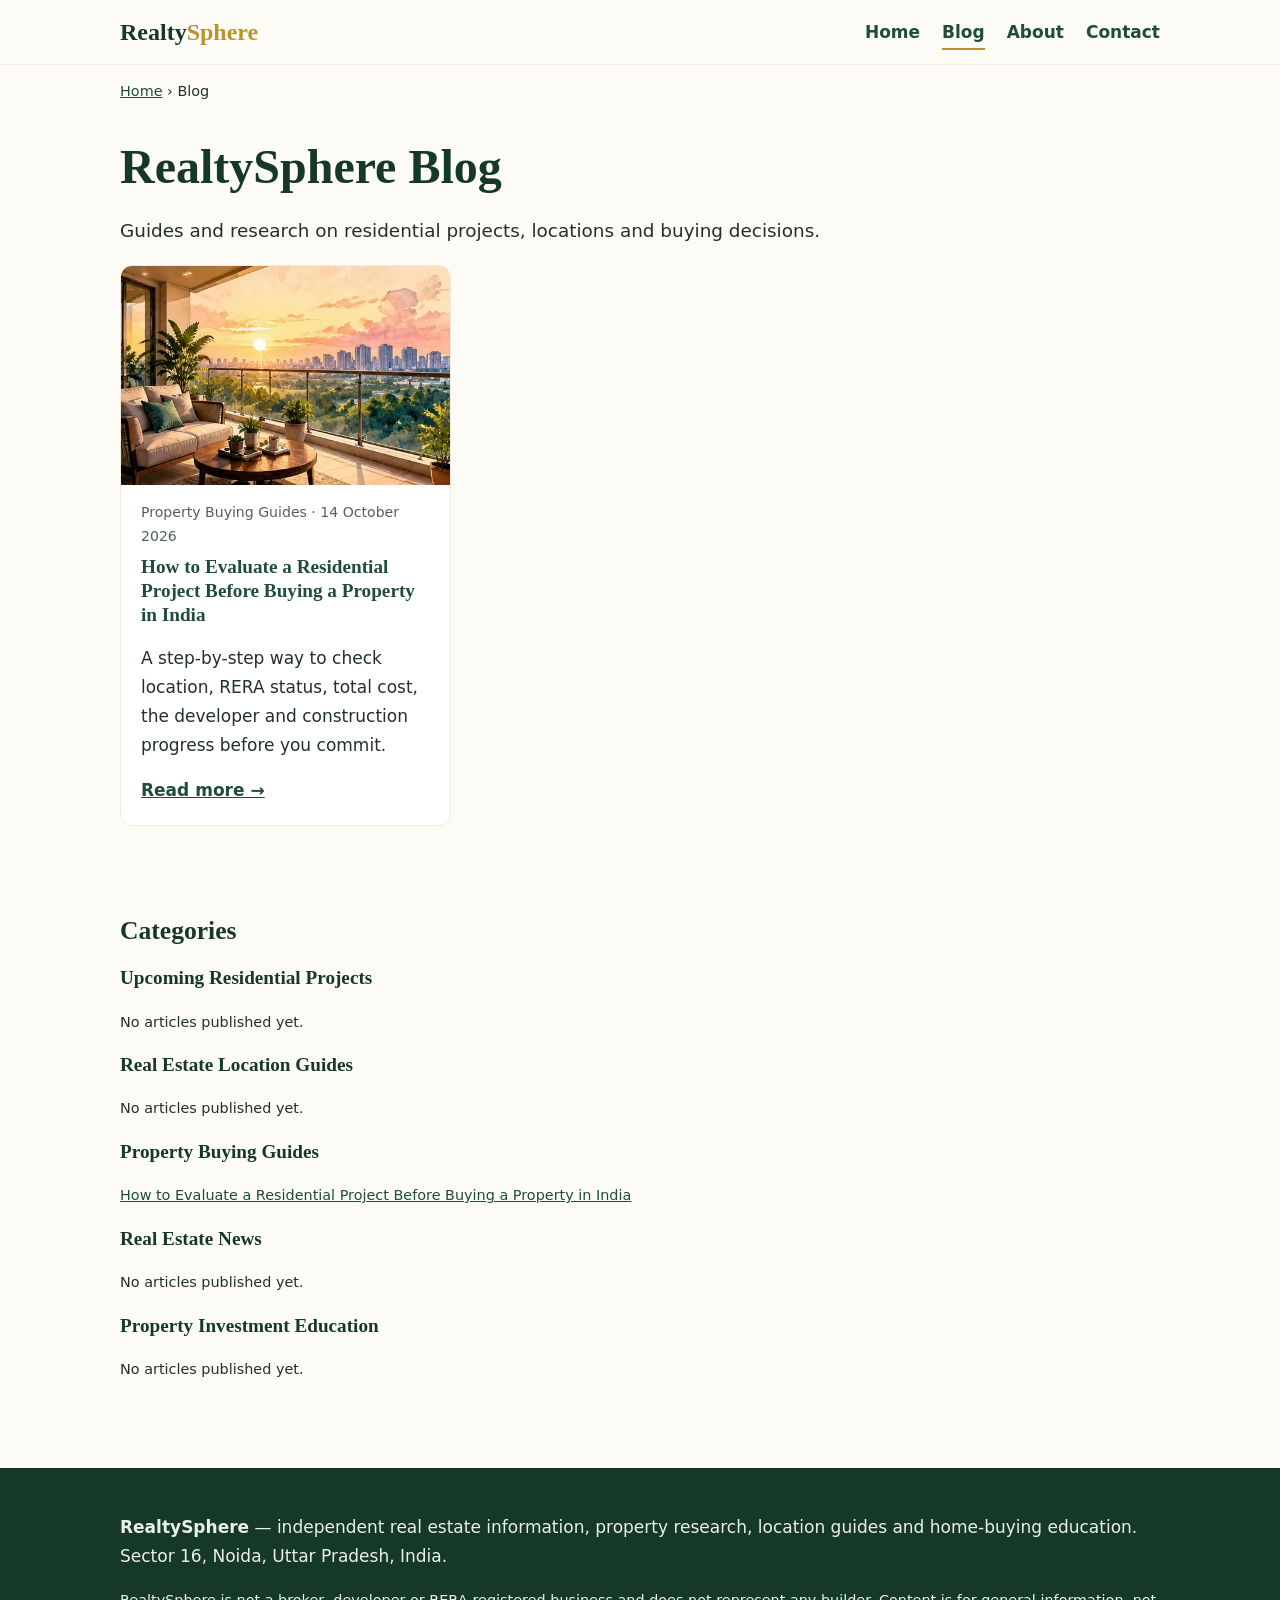
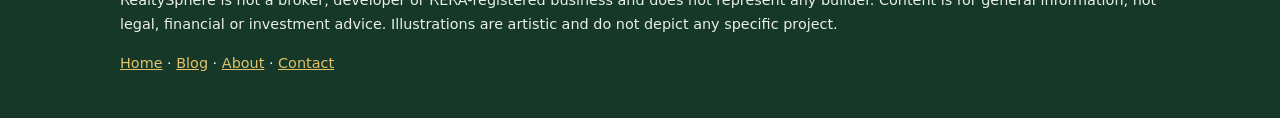
<file: realtysphere/blog/index.html>
<!doctype html>
<html lang="en-IN"><head><meta charset="utf-8"><meta name="viewport" content="width=device-width,initial-scale=1">
<title>Real Estate Blog | RealtySphere</title><meta name="description" content="Read independent real estate guides on residential projects, locations and property buying in India."><link rel="canonical" href="https://realtysphere.pages.dev/blog/">
<meta name="theme-color" content="#1f4d3a"><link rel="icon" href="../favicon.svg" type="image/svg+xml">
<meta property="og:type" content="website"><meta property="og:site_name" content="RealtySphere"><meta property="og:title" content="Real Estate Blog | RealtySphere"><meta property="og:description" content="Read independent real estate guides on residential projects, locations and property buying in India."><meta property="og:url" content="https://realtysphere.pages.dev/blog/"><meta property="og:image" content="https://realtysphere.pages.dev/images/realtysphere-hero-residential-watercolor.webp"><meta property="og:locale" content="en_IN">
<meta name="twitter:card" content="summary_large_image"><meta name="twitter:title" content="Real Estate Blog | RealtySphere"><meta name="twitter:description" content="Read independent real estate guides on residential projects, locations and property buying in India."><meta name="twitter:image" content="https://realtysphere.pages.dev/images/realtysphere-hero-residential-watercolor.webp">
<link rel="stylesheet" href="../styles.css">
<script type="application/ld+json">{"@context": "https://schema.org", "@type": "BreadcrumbList", "itemListElement": [{"@type": "ListItem", "position": 1, "name": "Home", "item": "https://realtysphere.pages.dev/"}, {"@type": "ListItem", "position": 2, "name": "Blog", "item": "https://realtysphere.pages.dev/blog/"}]}</script><script type="application/ld+json">{"@context": "https://schema.org", "@type": "WebPage", "name": "RealtySphere Blog", "url": "https://realtysphere.pages.dev/blog/", "isPartOf": {"@type": "WebSite", "url": "https://realtysphere.pages.dev/"}}</script></head><body>
<a class="skip" href="#main">Skip to content</a>
<header class="site-header"><div class="wrap bar"><a class="brand" href="../">Realty<span>Sphere</span></a>
<button class="menu-btn" aria-expanded="false" aria-controls="nav">Menu</button><nav id="nav" aria-label="Main"><a href="../">Home</a><a href="../blog/" aria-current="page">Blog</a><a href="../about/">About</a><a href="../contact/">Contact</a></nav></div></header>
<main id="main"><nav class="crumbs wrap" aria-label="Breadcrumb"><a href="../">Home</a> &rsaquo; <span aria-current="page">Blog</span></nav><section class="wrap block"><h1>RealtySphere Blog</h1><p class="lead">Guides and research on residential projects, locations and buying decisions.</p><div class="grid"><article class="card"><a href="../blog/how-to-evaluate-a-residential-project-before-buying-a-property-in-india/" class="thumb"><img src="../images/apartment-balcony-sunset-watercolor.webp" alt="Watercolor illustration of an apartment balcony with a sofa and a sunset city view" width="541" height="365" loading="lazy" decoding="async"></a><div class="cbody"><p class="meta"><span>Property Buying Guides</span> &middot; <time datetime="2026-10-14">14 October 2026</time></p>
<h3><a href="../blog/how-to-evaluate-a-residential-project-before-buying-a-property-in-india/">How to Evaluate a Residential Project Before Buying a Property in India</a></h3><p>A step-by-step way to check location, RERA status, total cost, the developer and construction progress before you commit.</p><a class="more" href="../blog/how-to-evaluate-a-residential-project-before-buying-a-property-in-india/">Read more<span class="sr"> about How to Evaluate a Residential Project Before Buying a Property in India</span> &rarr;</a></div></article></div></section>
<section class="wrap block"><h2>Categories</h2><h3 id="upcoming-residential-projects">Upcoming Residential Projects</h3><p class="small">No articles published yet.</p><h3 id="real-estate-location-guides">Real Estate Location Guides</h3><p class="small">No articles published yet.</p><h3 id="property-buying-guides">Property Buying Guides</h3><p class="small"><a href="../blog/how-to-evaluate-a-residential-project-before-buying-a-property-in-india/">How to Evaluate a Residential Project Before Buying a Property in India</a></p><h3 id="real-estate-news">Real Estate News</h3><p class="small">No articles published yet.</p><h3 id="property-investment-education">Property Investment Education</h3><p class="small">No articles published yet.</p></section></main>
<footer class="site-footer"><div class="wrap"><p><strong>RealtySphere</strong> &mdash; independent real estate information, property research, location guides and home-buying education. Sector 16, Noida, Uttar Pradesh, India.</p>
<p class="small">RealtySphere is not a broker, developer or RERA-registered business and does not represent any builder. Content is for general information, not legal, financial or investment advice. Illustrations are artistic and do not depict any specific project.</p>
<p class="small"><a href="../">Home</a> &middot; <a href="../blog/">Blog</a> &middot; <a href="../about/">About</a> &middot; <a href="../contact/">Contact</a></p></div></footer>
<script src="../script.js" defer></script></body></html>
</file>
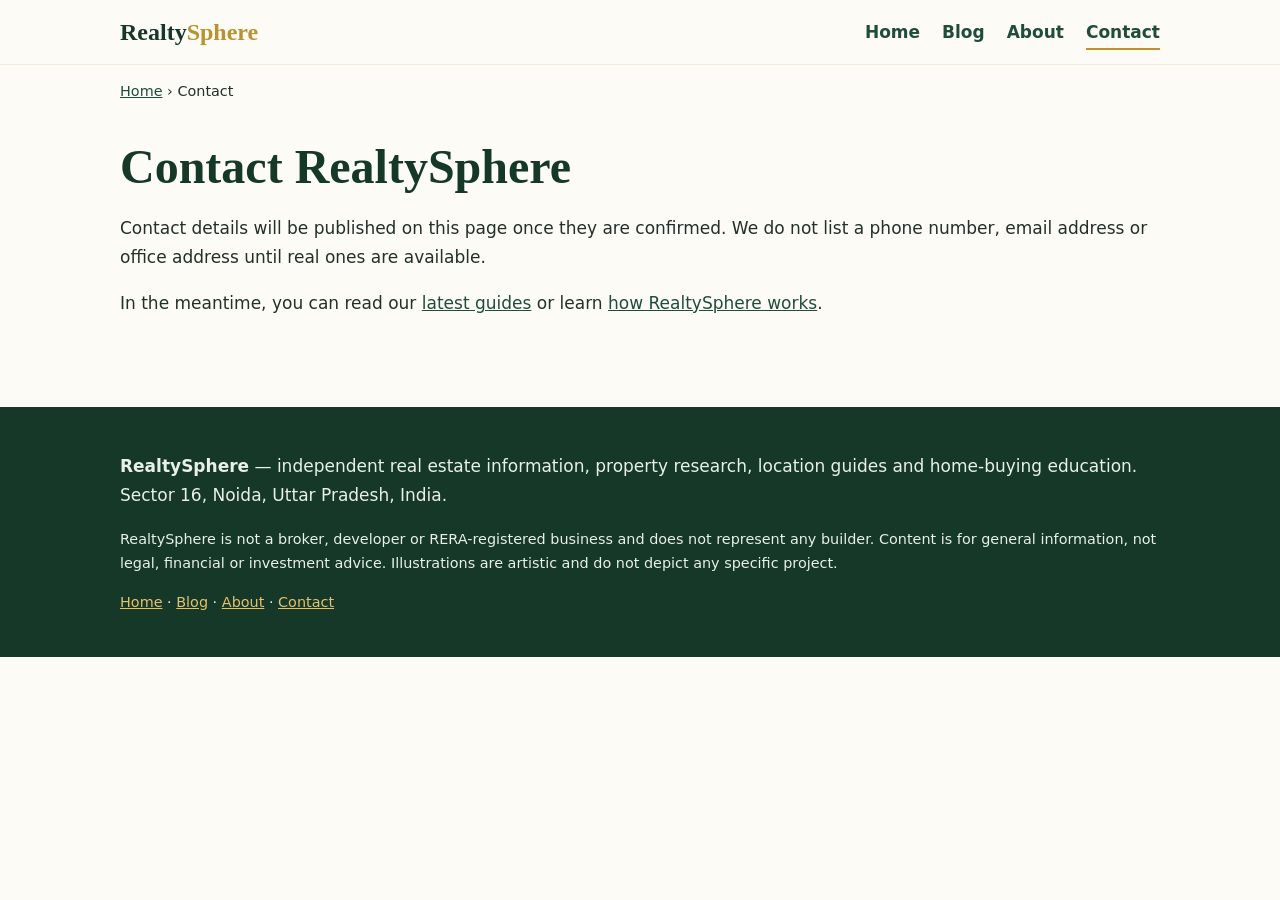
<file: realtysphere/contact/index.html>
<!doctype html>
<html lang="en-IN"><head><meta charset="utf-8"><meta name="viewport" content="width=device-width,initial-scale=1">
<title>Contact RealtySphere</title><meta name="description" content="How to get in touch with RealtySphere, an independent real estate information blog."><link rel="canonical" href="https://realtysphere.pages.dev/contact/">
<meta name="theme-color" content="#1f4d3a"><link rel="icon" href="../favicon.svg" type="image/svg+xml">
<meta property="og:type" content="website"><meta property="og:site_name" content="RealtySphere"><meta property="og:title" content="Contact RealtySphere"><meta property="og:description" content="How to get in touch with RealtySphere, an independent real estate information blog."><meta property="og:url" content="https://realtysphere.pages.dev/contact/"><meta property="og:image" content="https://realtysphere.pages.dev/images/realtysphere-hero-residential-watercolor.webp"><meta property="og:locale" content="en_IN">
<meta name="twitter:card" content="summary_large_image"><meta name="twitter:title" content="Contact RealtySphere"><meta name="twitter:description" content="How to get in touch with RealtySphere, an independent real estate information blog."><meta name="twitter:image" content="https://realtysphere.pages.dev/images/realtysphere-hero-residential-watercolor.webp">
<link rel="stylesheet" href="../styles.css">
<script type="application/ld+json">{"@context": "https://schema.org", "@type": "BreadcrumbList", "itemListElement": [{"@type": "ListItem", "position": 1, "name": "Home", "item": "https://realtysphere.pages.dev/"}, {"@type": "ListItem", "position": 2, "name": "Contact", "item": "https://realtysphere.pages.dev/contact/"}]}</script><script type="application/ld+json">{"@context": "https://schema.org", "@type": "ContactPage", "name": "Contact RealtySphere", "url": "https://realtysphere.pages.dev/contact/", "isPartOf": {"@type": "WebSite", "url": "https://realtysphere.pages.dev/"}}</script></head><body>
<a class="skip" href="#main">Skip to content</a>
<header class="site-header"><div class="wrap bar"><a class="brand" href="../">Realty<span>Sphere</span></a>
<button class="menu-btn" aria-expanded="false" aria-controls="nav">Menu</button><nav id="nav" aria-label="Main"><a href="../">Home</a><a href="../blog/">Blog</a><a href="../about/">About</a><a href="../contact/" aria-current="page">Contact</a></nav></div></header>
<main id="main"><nav class="crumbs wrap" aria-label="Breadcrumb"><a href="../">Home</a> &rsaquo; <span aria-current="page">Contact</span></nav><section class="wrap block"><h1>Contact RealtySphere</h1><p>Contact details will be published on this page once they are confirmed. We do not list a phone number, email address or office address until real ones are available.</p><p>In the meantime, you can read our <a href="../blog/">latest guides</a> or learn <a href="../about/">how RealtySphere works</a>.</p></section></main>
<footer class="site-footer"><div class="wrap"><p><strong>RealtySphere</strong> &mdash; independent real estate information, property research, location guides and home-buying education. Sector 16, Noida, Uttar Pradesh, India.</p>
<p class="small">RealtySphere is not a broker, developer or RERA-registered business and does not represent any builder. Content is for general information, not legal, financial or investment advice. Illustrations are artistic and do not depict any specific project.</p>
<p class="small"><a href="../">Home</a> &middot; <a href="../blog/">Blog</a> &middot; <a href="../about/">About</a> &middot; <a href="../contact/">Contact</a></p></div></footer>
<script src="../script.js" defer></script></body></html>
</file>
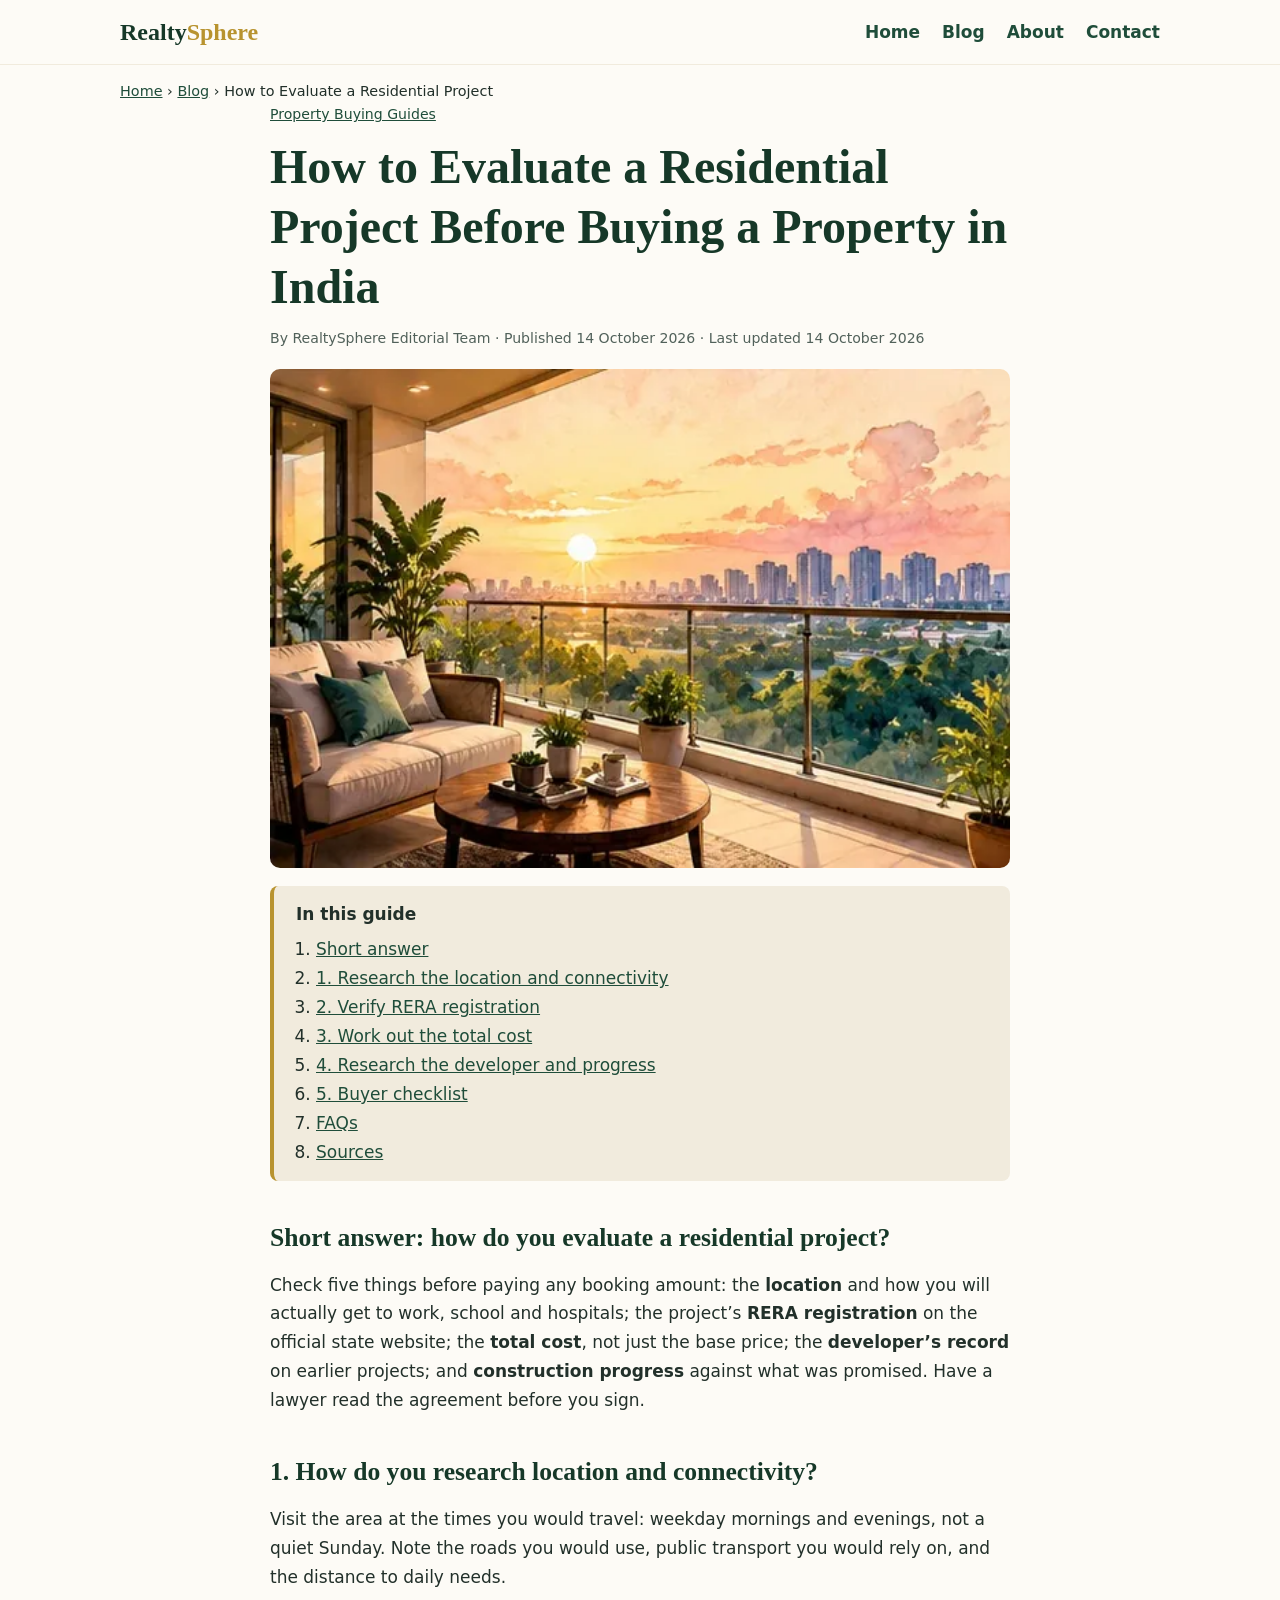
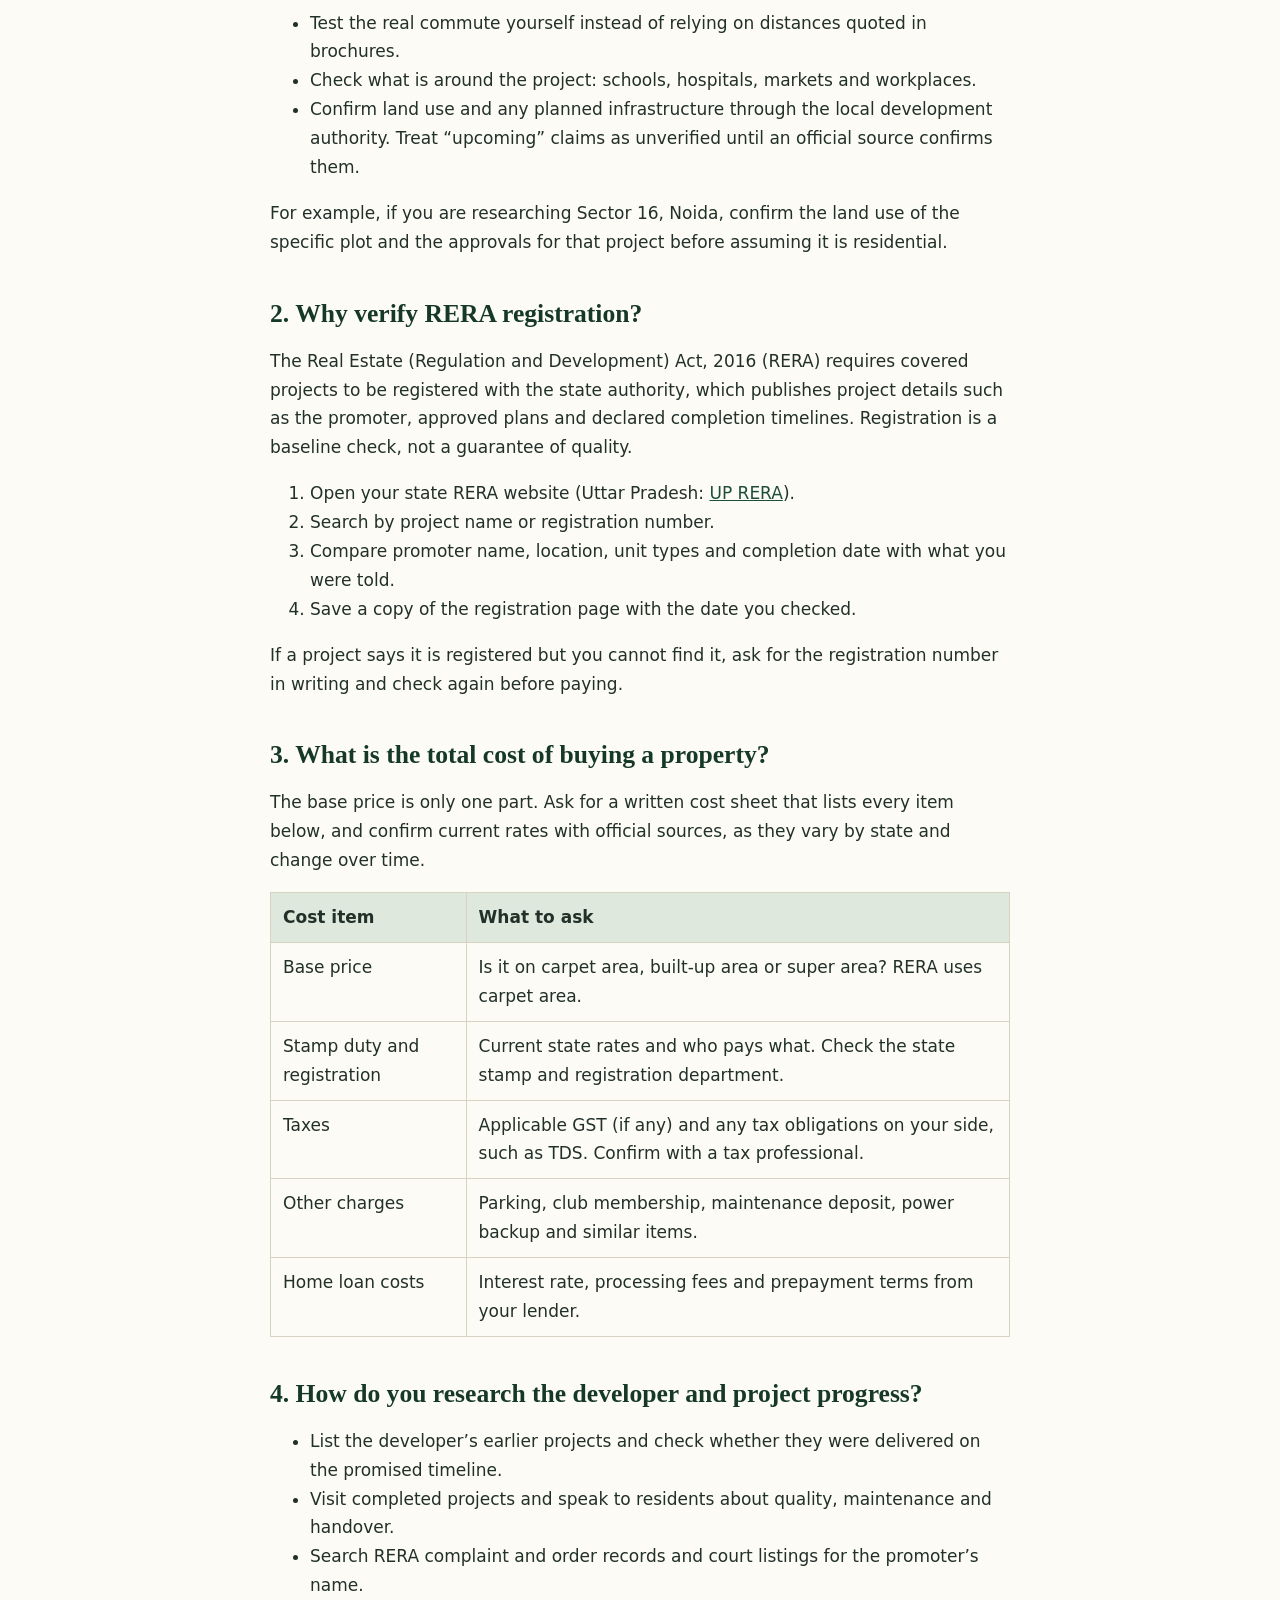
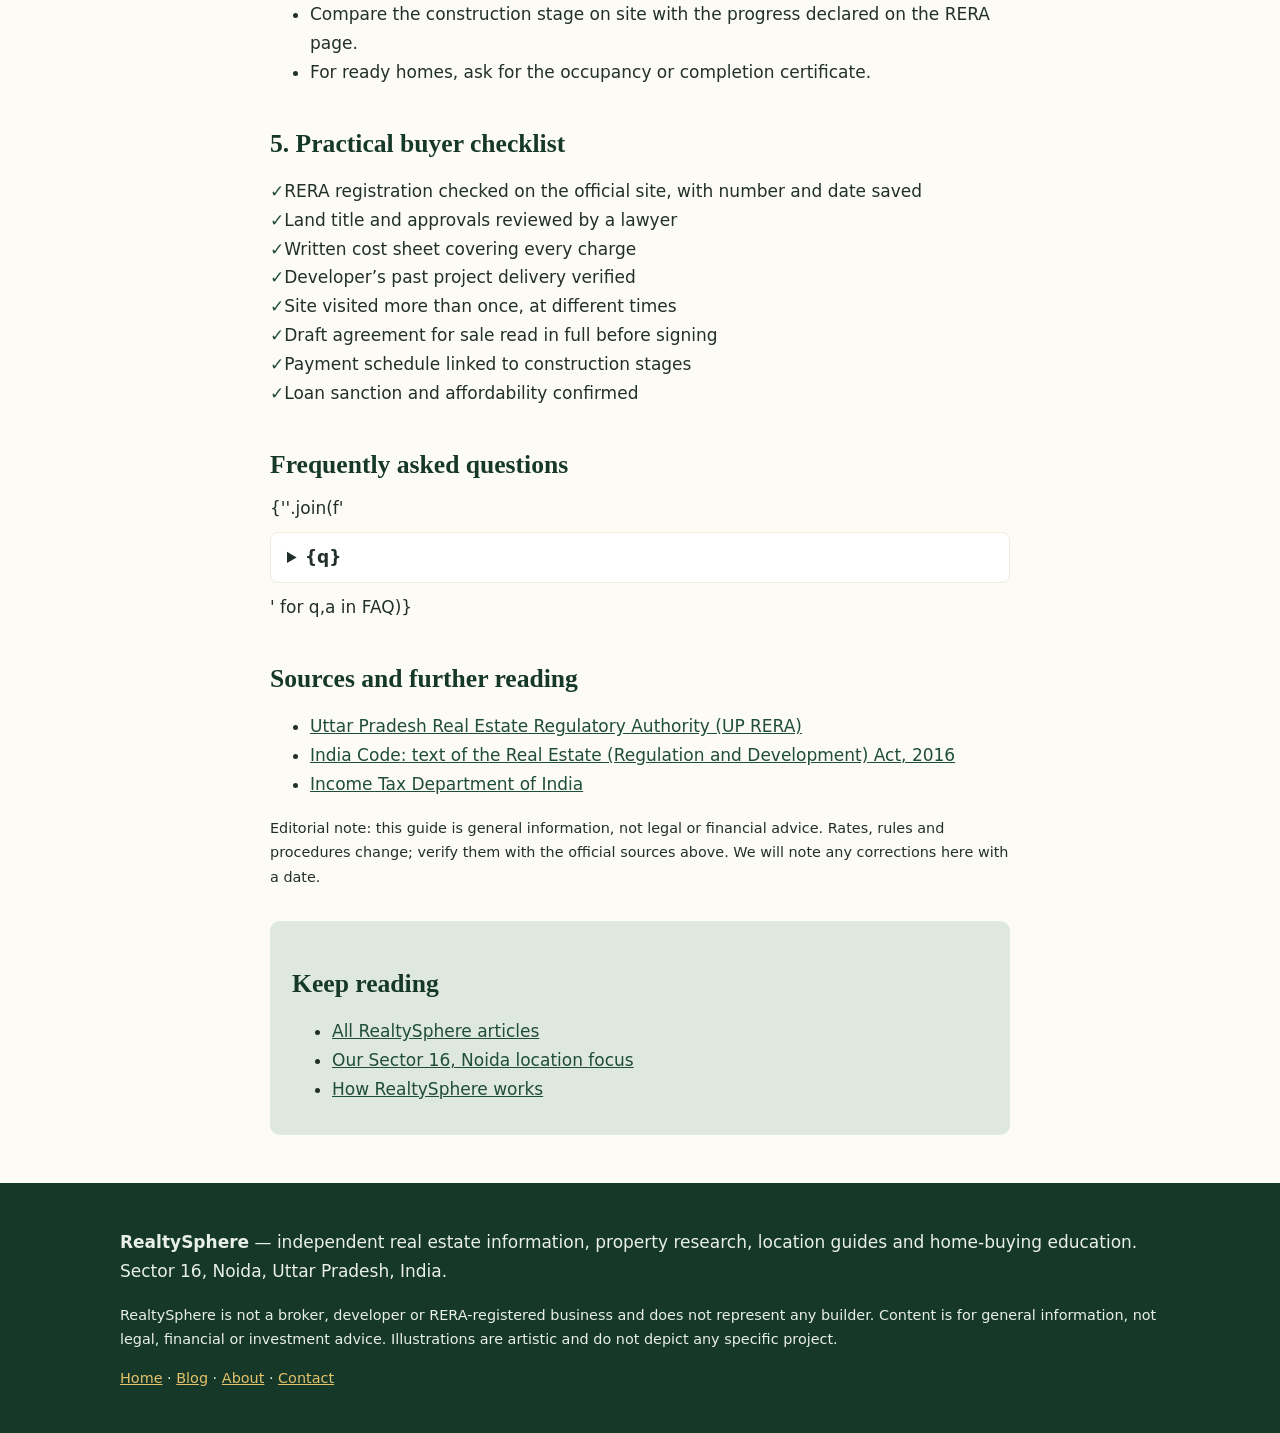
<file: realtysphere/blog/how-to-evaluate-a-residential-project-before-buying-a-property-in-india/index.html>
<!doctype html>
<html lang="en-IN"><head><meta charset="utf-8"><meta name="viewport" content="width=device-width,initial-scale=1">
<title>How to Evaluate a Residential Project Before Buying a Property in India | RealtySphere</title><meta name="description" content="A practical guide to checking location, RERA registration, total cost, developer track record and project progress before you buy a home in India."><link rel="canonical" href="https://realtysphere.pages.dev/blog/how-to-evaluate-a-residential-project-before-buying-a-property-in-india/">
<meta name="theme-color" content="#1f4d3a"><link rel="icon" href="../../favicon.svg" type="image/svg+xml">
<meta property="og:type" content="article"><meta property="og:site_name" content="RealtySphere"><meta property="og:title" content="How to Evaluate a Residential Project Before Buying a Property in India | RealtySphere"><meta property="og:description" content="A practical guide to checking location, RERA registration, total cost, developer track record and project progress before you buy a home in India."><meta property="og:url" content="https://realtysphere.pages.dev/blog/how-to-evaluate-a-residential-project-before-buying-a-property-in-india/"><meta property="og:image" content="https://realtysphere.pages.dev/images/apartment-balcony-sunset-watercolor.webp"><meta property="og:locale" content="en_IN">
<meta name="twitter:card" content="summary_large_image"><meta name="twitter:title" content="How to Evaluate a Residential Project Before Buying a Property in India | RealtySphere"><meta name="twitter:description" content="A practical guide to checking location, RERA registration, total cost, developer track record and project progress before you buy a home in India."><meta name="twitter:image" content="https://realtysphere.pages.dev/images/apartment-balcony-sunset-watercolor.webp">
<link rel="stylesheet" href="../../styles.css">
<script type="application/ld+json">{"@context": "https://schema.org", "@type": "BreadcrumbList", "itemListElement": [{"@type": "ListItem", "position": 1, "name": "Home", "item": "https://realtysphere.pages.dev/"}, {"@type": "ListItem", "position": 2, "name": "Blog", "item": "https://realtysphere.pages.dev/blog/"}, {"@type": "ListItem", "position": 3, "name": "How to Evaluate a Residential Project", "item": "https://realtysphere.pages.dev/blog/how-to-evaluate-a-residential-project-before-buying-a-property-in-india/"}]}</script><script type="application/ld+json">{"@context": "https://schema.org", "@type": "BlogPosting", "headline": "How to Evaluate a Residential Project Before Buying a Property in India", "description": "A practical guide to checking location, RERA registration, total cost, developer track record and project progress before you buy a home in India.", "image": "https://realtysphere.pages.dev/images/apartment-balcony-sunset-watercolor.webp", "datePublished": "2026-10-14", "dateModified": "2026-10-14", "mainEntityOfPage": "https://realtysphere.pages.dev/blog/how-to-evaluate-a-residential-project-before-buying-a-property-in-india/", "author": {"@type": "Organization", "name": "RealtySphere Editorial Team", "url": "https://realtysphere.pages.dev/"}, "publisher": {"@type": "Organization", "@id": "https://realtysphere.pages.dev/#org", "name": "RealtySphere", "url": "https://realtysphere.pages.dev/"}, "inLanguage": "en-IN"}</script></head><body>
<a class="skip" href="#main">Skip to content</a>
<header class="site-header"><div class="wrap bar"><a class="brand" href="../../">Realty<span>Sphere</span></a>
<button class="menu-btn" aria-expanded="false" aria-controls="nav">Menu</button><nav id="nav" aria-label="Main"><a href="../../">Home</a><a href="../../blog/">Blog</a><a href="../../about/">About</a><a href="../../contact/">Contact</a></nav></div></header>
<main id="main"><nav class="crumbs wrap" aria-label="Breadcrumb"><a href="../../">Home</a> &rsaquo; <a href="../../blog/">Blog</a> &rsaquo; <span aria-current="page">How to Evaluate a Residential Project</span></nav>
<article class="wrap post"><header><p class="meta"><a href="../../blog/#property-buying-guides">Property Buying Guides</a></p><h1>How to Evaluate a Residential Project Before Buying a Property in India</h1>
<p class="meta">By RealtySphere Editorial Team &middot; Published <time datetime="2026-10-14">14 October 2026</time> &middot; Last updated <time datetime="2026-10-14">14 October 2026</time></p>
<img src="../../images/apartment-balcony-sunset-watercolor.webp" alt="Watercolor illustration of an apartment balcony with a sofa and a sunset city view" width="541" height="365" fetchpriority="high" class="feat"></header>
<nav class="toc" aria-label="Table of contents"><strong>In this guide</strong><ol><li><a href="#answer">Short answer</a></li><li><a href="#location">1. Research the location and connectivity</a></li><li><a href="#rera">2. Verify RERA registration</a></li><li><a href="#cost">3. Work out the total cost</a></li><li><a href="#developer">4. Research the developer and progress</a></li><li><a href="#checklist">5. Buyer checklist</a></li><li><a href="#faq">FAQs</a></li><li><a href="#sources">Sources</a></li></ol></nav>
<h2 id="answer">Short answer: how do you evaluate a residential project?</h2>
<p>Check five things before paying any booking amount: the <strong>location</strong> and how you will actually get to work, school and hospitals; the project&rsquo;s <strong>RERA registration</strong> on the official state website; the <strong>total cost</strong>, not just the base price; the <strong>developer&rsquo;s record</strong> on earlier projects; and <strong>construction progress</strong> against what was promised. Have a lawyer read the agreement before you sign.</p>
<h2 id="location">1. How do you research location and connectivity?</h2>
<p>Visit the area at the times you would travel: weekday mornings and evenings, not a quiet Sunday. Note the roads you would use, public transport you would rely on, and the distance to daily needs.</p>
<ul><li>Test the real commute yourself instead of relying on distances quoted in brochures.</li><li>Check what is around the project: schools, hospitals, markets and workplaces.</li><li>Confirm land use and any planned infrastructure through the local development authority. Treat &ldquo;upcoming&rdquo; claims as unverified until an official source confirms them.</li></ul>
<p>For example, if you are researching Sector 16, Noida, confirm the land use of the specific plot and the approvals for that project before assuming it is residential.</p>
<h2 id="rera">2. Why verify RERA registration?</h2>
<p>The Real Estate (Regulation and Development) Act, 2016 (RERA) requires covered projects to be registered with the state authority, which publishes project details such as the promoter, approved plans and declared completion timelines. Registration is a baseline check, not a guarantee of quality.</p>
<ol><li>Open your state RERA website (Uttar Pradesh: <a href="https://www.up-rera.in/" rel="noopener" target="_blank">UP RERA</a>).</li><li>Search by project name or registration number.</li><li>Compare promoter name, location, unit types and completion date with what you were told.</li><li>Save a copy of the registration page with the date you checked.</li></ol>
<p>If a project says it is registered but you cannot find it, ask for the registration number in writing and check again before paying.</p>
<h2 id="cost">3. What is the total cost of buying a property?</h2>
<p>The base price is only one part. Ask for a written cost sheet that lists every item below, and confirm current rates with official sources, as they vary by state and change over time.</p>
<table><thead><tr><th>Cost item</th><th>What to ask</th></tr></thead><tbody>
<tr><td>Base price</td><td>Is it on carpet area, built-up area or super area? RERA uses carpet area.</td></tr>
<tr><td>Stamp duty and registration</td><td>Current state rates and who pays what. Check the state stamp and registration department.</td></tr>
<tr><td>Taxes</td><td>Applicable GST (if any) and any tax obligations on your side, such as TDS. Confirm with a tax professional.</td></tr>
<tr><td>Other charges</td><td>Parking, club membership, maintenance deposit, power backup and similar items.</td></tr>
<tr><td>Home loan costs</td><td>Interest rate, processing fees and prepayment terms from your lender.</td></tr></tbody></table>
<h2 id="developer">4. How do you research the developer and project progress?</h2>
<ul><li>List the developer&rsquo;s earlier projects and check whether they were delivered on the promised timeline.</li><li>Visit completed projects and speak to residents about quality, maintenance and handover.</li><li>Search RERA complaint and order records and court listings for the promoter&rsquo;s name.</li><li>Compare the construction stage on site with the progress declared on the RERA page.</li><li>For ready homes, ask for the occupancy or completion certificate.</li></ul>
<h2 id="checklist">5. Practical buyer checklist</h2>
<ul class="check"><li>RERA registration checked on the official site, with number and date saved</li><li>Land title and approvals reviewed by a lawyer</li><li>Written cost sheet covering every charge</li><li>Developer&rsquo;s past project delivery verified</li><li>Site visited more than once, at different times</li><li>Draft agreement for sale read in full before signing</li><li>Payment schedule linked to construction stages</li><li>Loan sanction and affordability confirmed</li></ul>
<h2 id="faq">Frequently asked questions</h2>
{''.join(f'<details><summary>{q}</summary><p>{a}</p></details>' for q,a in FAQ)}
<h2 id="sources">Sources and further reading</h2>
<ul><li><a href="https://www.up-rera.in/" rel="noopener" target="_blank">Uttar Pradesh Real Estate Regulatory Authority (UP RERA)</a></li><li><a href="https://www.indiacode.nic.in/" rel="noopener" target="_blank">India Code: text of the Real Estate (Regulation and Development) Act, 2016</a></li><li><a href="https://www.incometax.gov.in/" rel="noopener" target="_blank">Income Tax Department of India</a></li></ul>
<p class="small">Editorial note: this guide is general information, not legal or financial advice. Rates, rules and procedures change; verify them with the official sources above. We will note any corrections here with a date.</p>
<aside class="related"><h2>Keep reading</h2><ul><li><a href="../../blog/">All RealtySphere articles</a></li><li><a href="../../">Our Sector 16, Noida location focus</a></li><li><a href="../../about/">How RealtySphere works</a></li></ul></aside></article></main>
<footer class="site-footer"><div class="wrap"><p><strong>RealtySphere</strong> &mdash; independent real estate information, property research, location guides and home-buying education. Sector 16, Noida, Uttar Pradesh, India.</p>
<p class="small">RealtySphere is not a broker, developer or RERA-registered business and does not represent any builder. Content is for general information, not legal, financial or investment advice. Illustrations are artistic and do not depict any specific project.</p>
<p class="small"><a href="../../">Home</a> &middot; <a href="../../blog/">Blog</a> &middot; <a href="../../about/">About</a> &middot; <a href="../../contact/">Contact</a></p></div></footer>
<script src="../../script.js" defer></script></body></html>
</file>
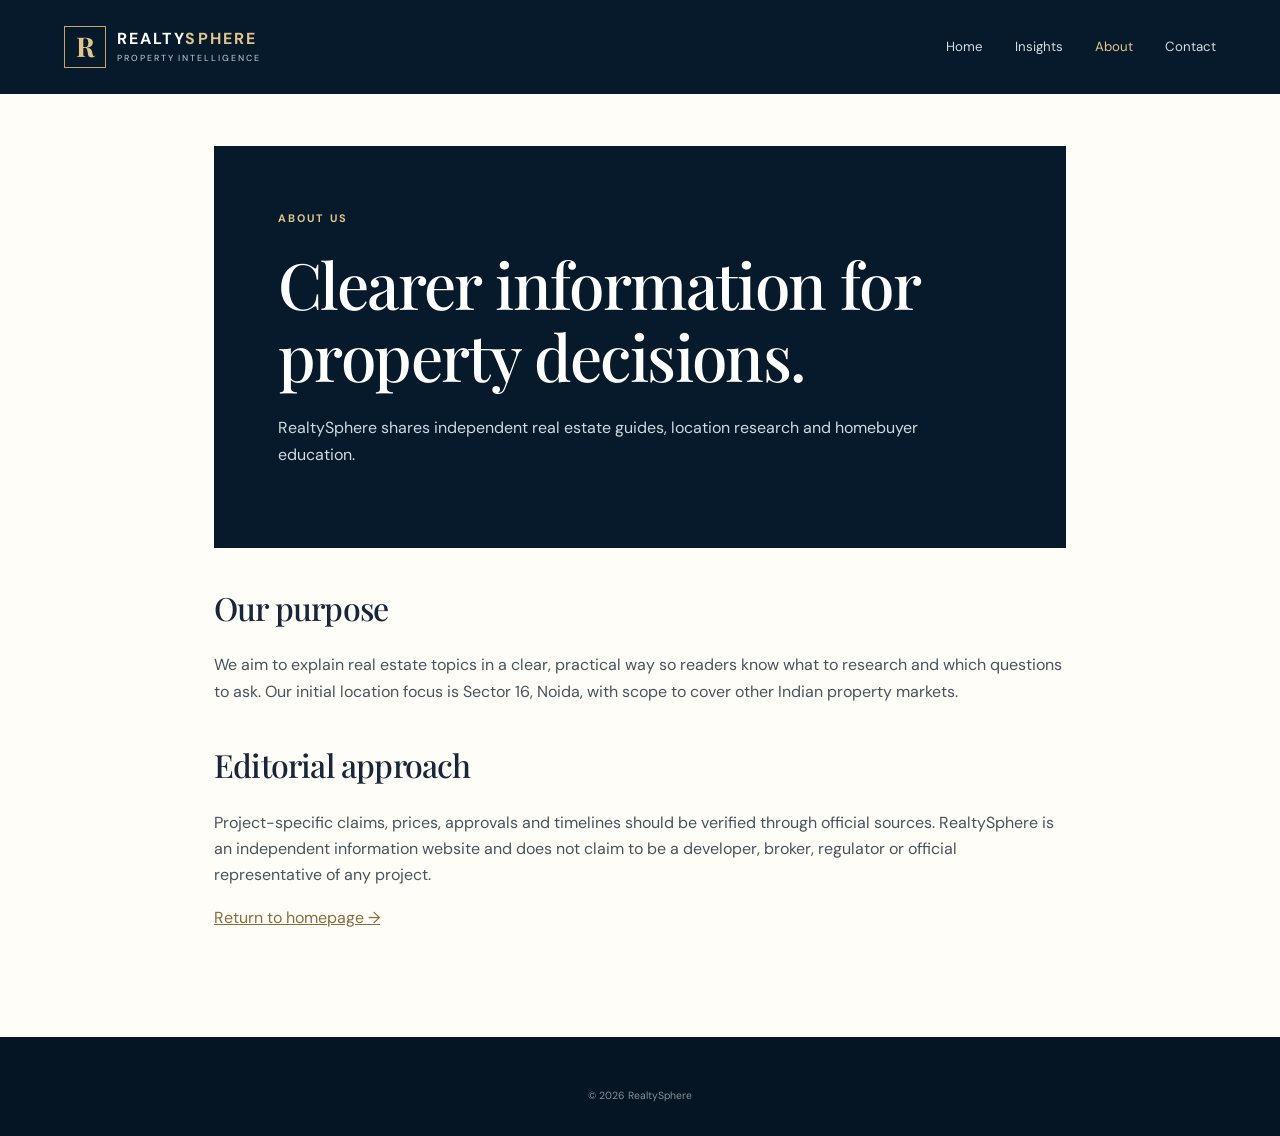
<file: about.html>
<!doctype html><html lang="en-IN"><head><meta charset="utf-8"><meta name="viewport" content="width=device-width,initial-scale=1"><title>About RealtySphere</title><meta name="description" content="Learn about RealtySphere, an independent real estate information and property research website."><link rel="canonical" href="https://YOUR-PROJECT.pages.dev/about.html"><link rel="stylesheet" href="/styles.css"></head><body><header class="header"><a class="brand" href="/"><span class="brand-mark">R</span><span>REALTY<span class="gold">SPHERE</span><small>PROPERTY INTELLIGENCE</small></span></a><nav><a href="/">Home</a><a href="/blog/">Insights</a><a class="active" href="/about.html">About</a><a href="/contact.html">Contact</a></nav></header><main class="article-shell"><header class="article-hero"><p class="eyebrow">ABOUT US</p><h1>Clearer information for property decisions.</h1><p>RealtySphere shares independent real estate guides, location research and homebuyer education.</p></header><div class="article-body"><h2>Our purpose</h2><p>We aim to explain real estate topics in a clear, practical way so readers know what to research and which questions to ask. Our initial location focus is Sector 16, Noida, with scope to cover other Indian property markets.</p><h2>Editorial approach</h2><p>Project-specific claims, prices, approvals and timelines should be verified through official sources. RealtySphere is an independent information website and does not claim to be a developer, broker, regulator or official representative of any project.</p><p><a href="/">Return to homepage →</a></p></div></main><footer class="footer"><small>© 2026 RealtySphere</small></footer></body></html>
</file>
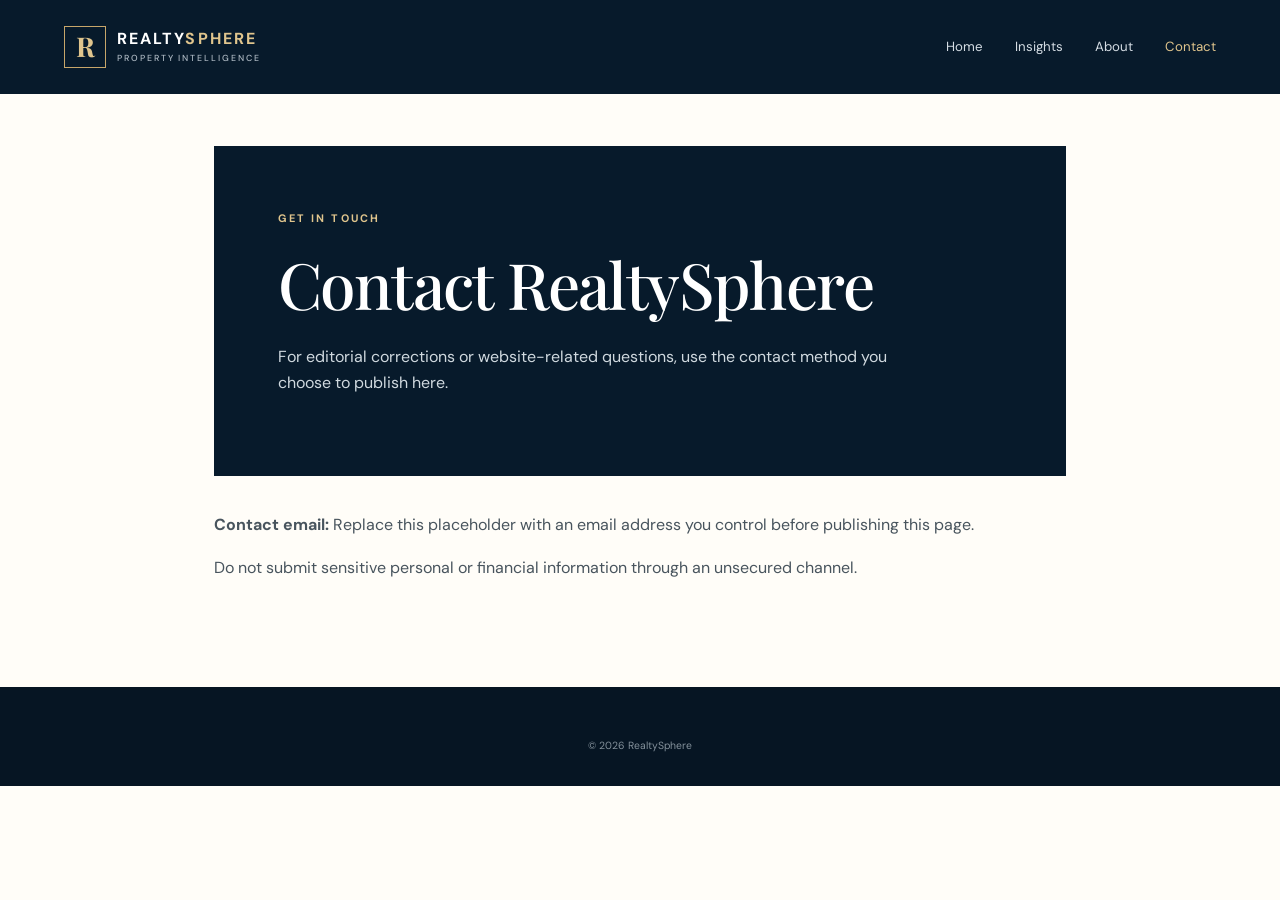
<file: contact.html>
<!doctype html><html lang="en-IN"><head><meta charset="utf-8"><meta name="viewport" content="width=device-width,initial-scale=1"><title>Contact RealtySphere</title><meta name="description" content="Contact RealtySphere about our real estate guides and website content."><link rel="canonical" href="https://YOUR-PROJECT.pages.dev/contact.html"><link rel="stylesheet" href="/styles.css"></head><body><header class="header"><a class="brand" href="/"><span class="brand-mark">R</span><span>REALTY<span class="gold">SPHERE</span><small>PROPERTY INTELLIGENCE</small></span></a><nav><a href="/">Home</a><a href="/blog/">Insights</a><a href="/about.html">About</a><a class="active" href="/contact.html">Contact</a></nav></header><main class="article-shell"><header class="article-hero"><p class="eyebrow">GET IN TOUCH</p><h1>Contact RealtySphere</h1><p>For editorial corrections or website-related questions, use the contact method you choose to publish here.</p></header><div class="article-body"><p><strong>Contact email:</strong> Replace this placeholder with an email address you control before publishing this page.</p><p>Do not submit sensitive personal or financial information through an unsecured channel.</p></div></main><footer class="footer"><small>© 2026 RealtySphere</small></footer></body></html>
</file>
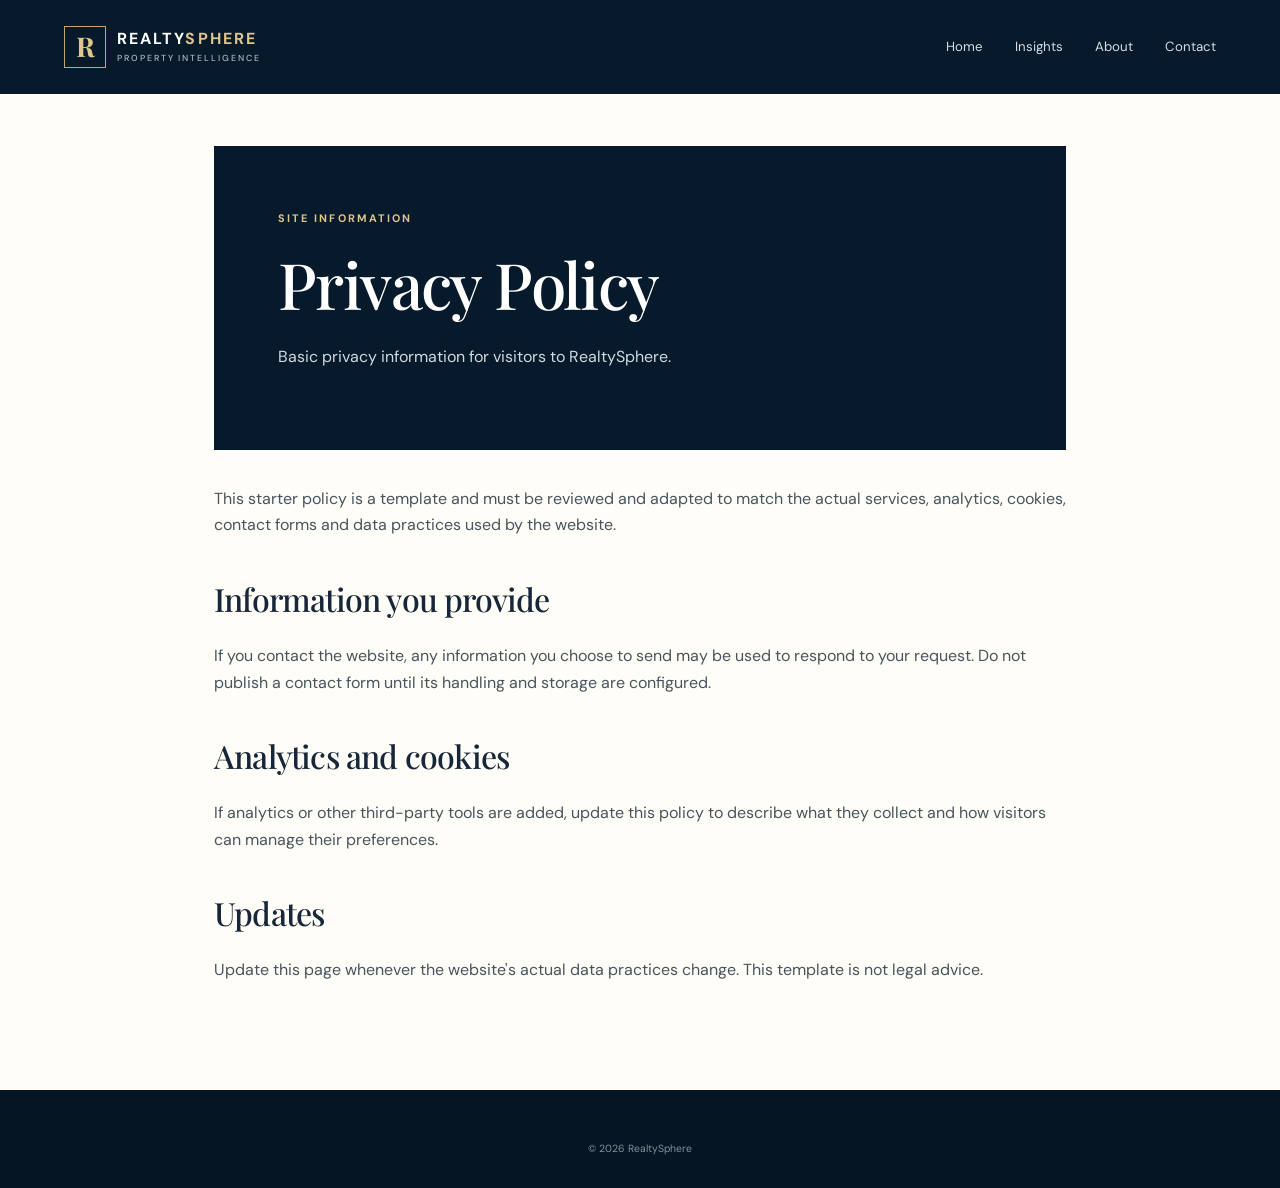
<file: privacy.html>
<!doctype html><html lang="en-IN"><head><meta charset="utf-8"><meta name="viewport" content="width=device-width,initial-scale=1"><title>Privacy Policy | RealtySphere</title><meta name="description" content="Read the privacy information for RealtySphere."><link rel="canonical" href="https://YOUR-PROJECT.pages.dev/privacy.html"><link rel="stylesheet" href="/styles.css"></head><body><header class="header"><a class="brand" href="/"><span class="brand-mark">R</span><span>REALTY<span class="gold">SPHERE</span><small>PROPERTY INTELLIGENCE</small></span></a><nav><a href="/">Home</a><a href="/blog/">Insights</a><a href="/about.html">About</a><a href="/contact.html">Contact</a></nav></header><main class="article-shell"><header class="article-hero"><p class="eyebrow">SITE INFORMATION</p><h1>Privacy Policy</h1><p>Basic privacy information for visitors to RealtySphere.</p></header><div class="article-body"><p>This starter policy is a template and must be reviewed and adapted to match the actual services, analytics, cookies, contact forms and data practices used by the website.</p><h2>Information you provide</h2><p>If you contact the website, any information you choose to send may be used to respond to your request. Do not publish a contact form until its handling and storage are configured.</p><h2>Analytics and cookies</h2><p>If analytics or other third-party tools are added, update this policy to describe what they collect and how visitors can manage their preferences.</p><h2>Updates</h2><p>Update this page whenever the website's actual data practices change. This template is not legal advice.</p></div></main><footer class="footer"><small>© 2026 RealtySphere</small></footer></body></html>
</file>
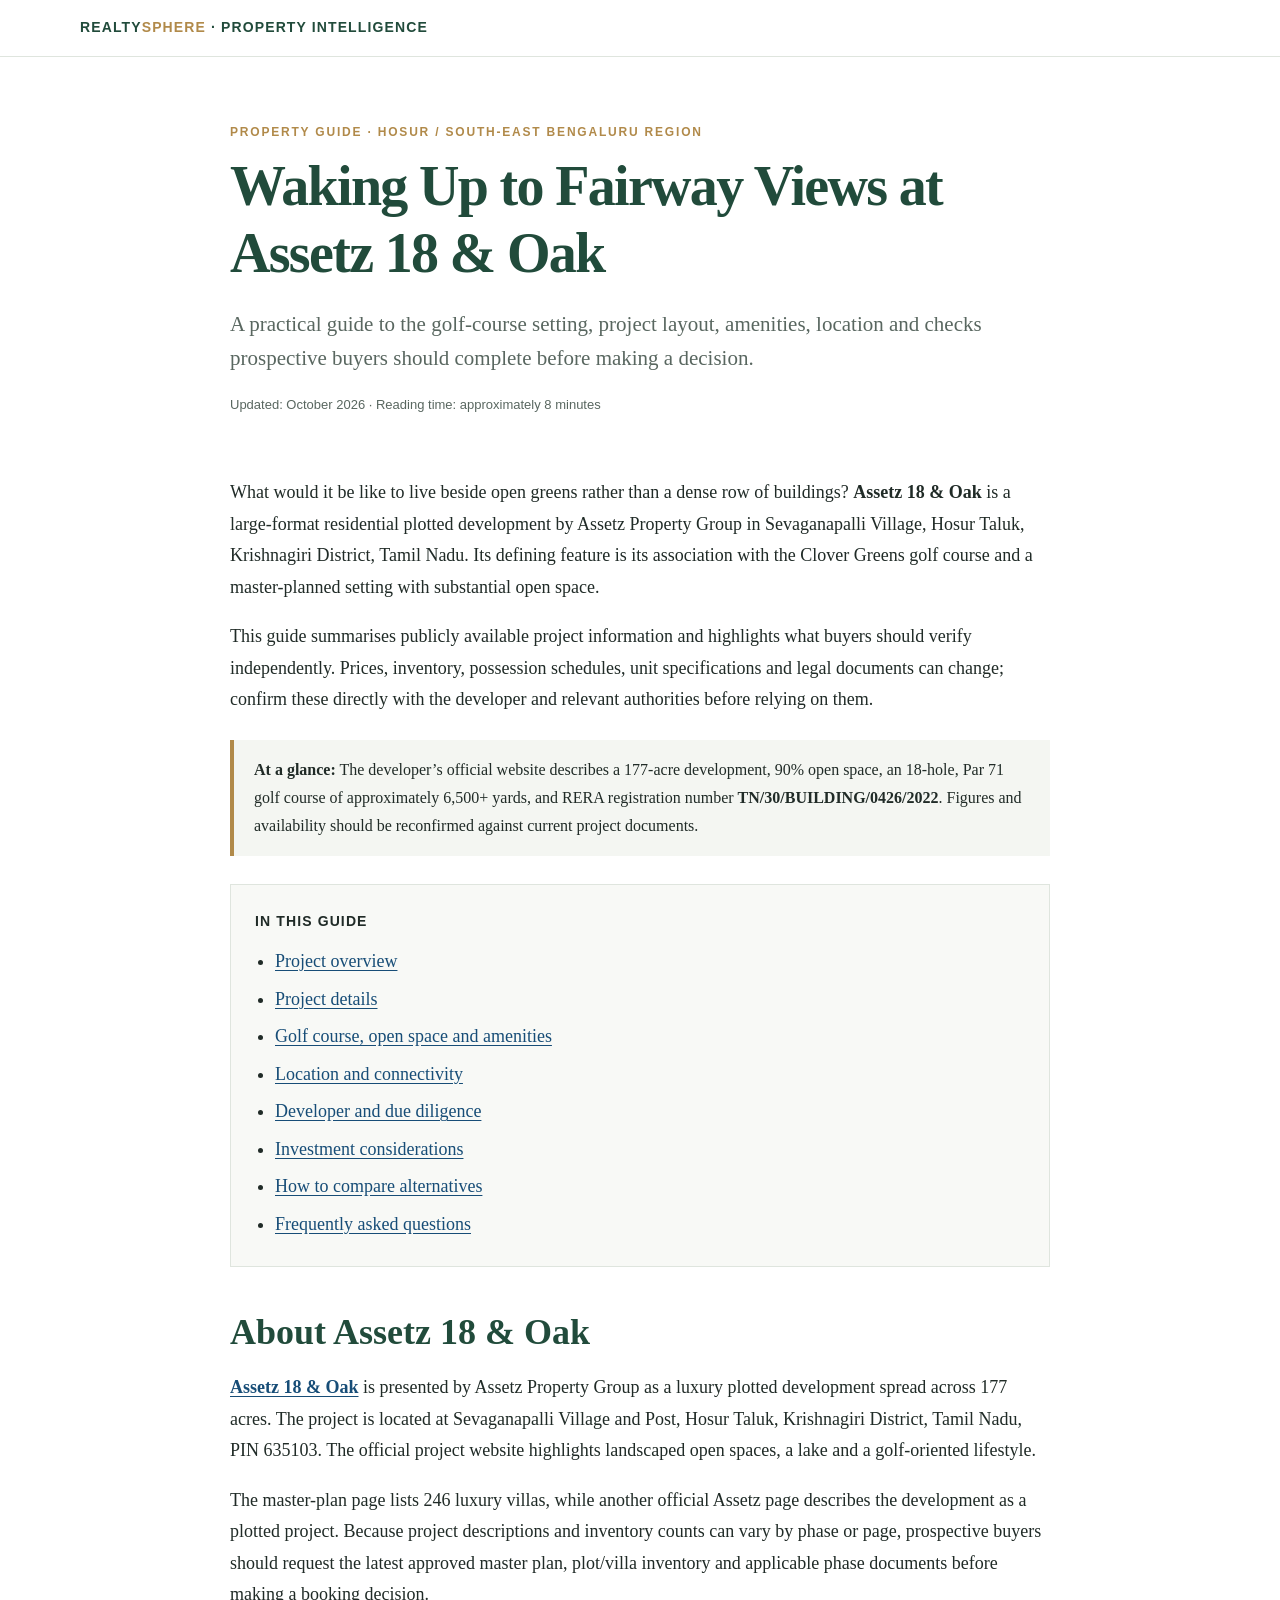
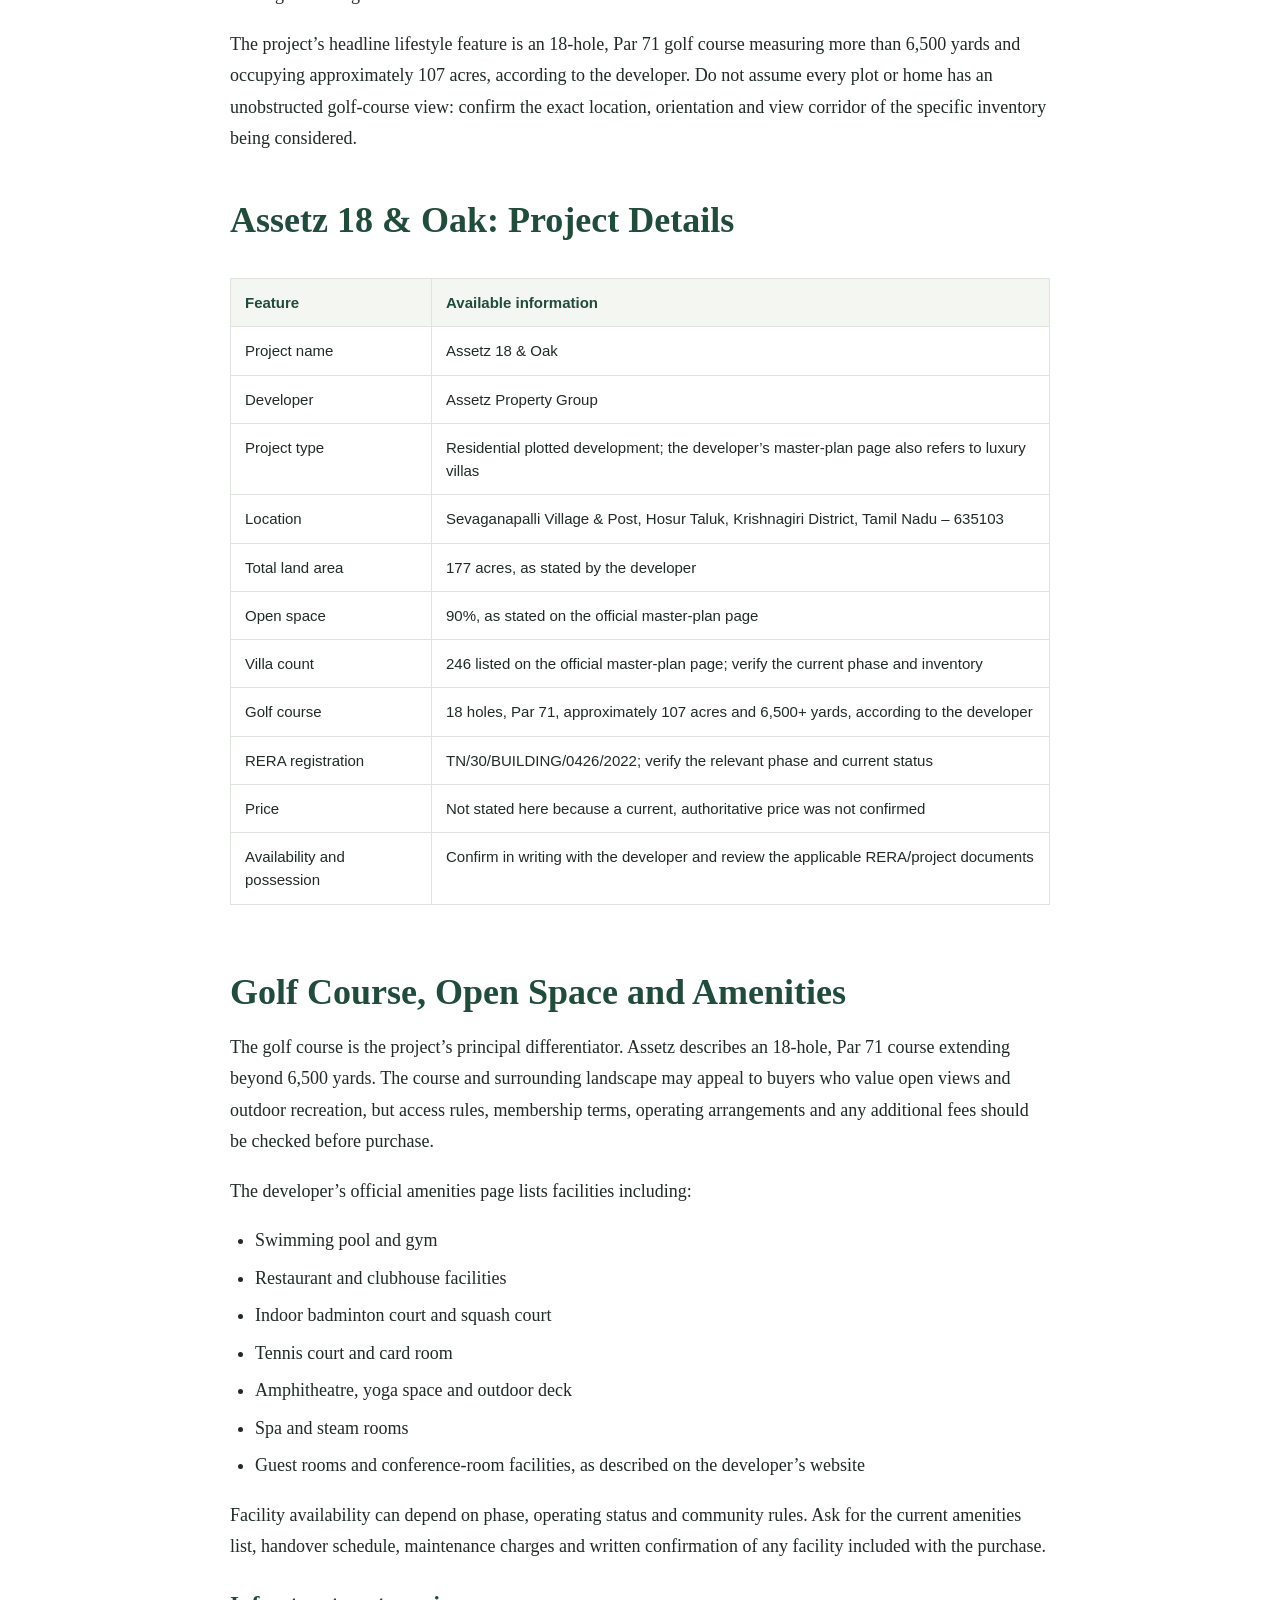
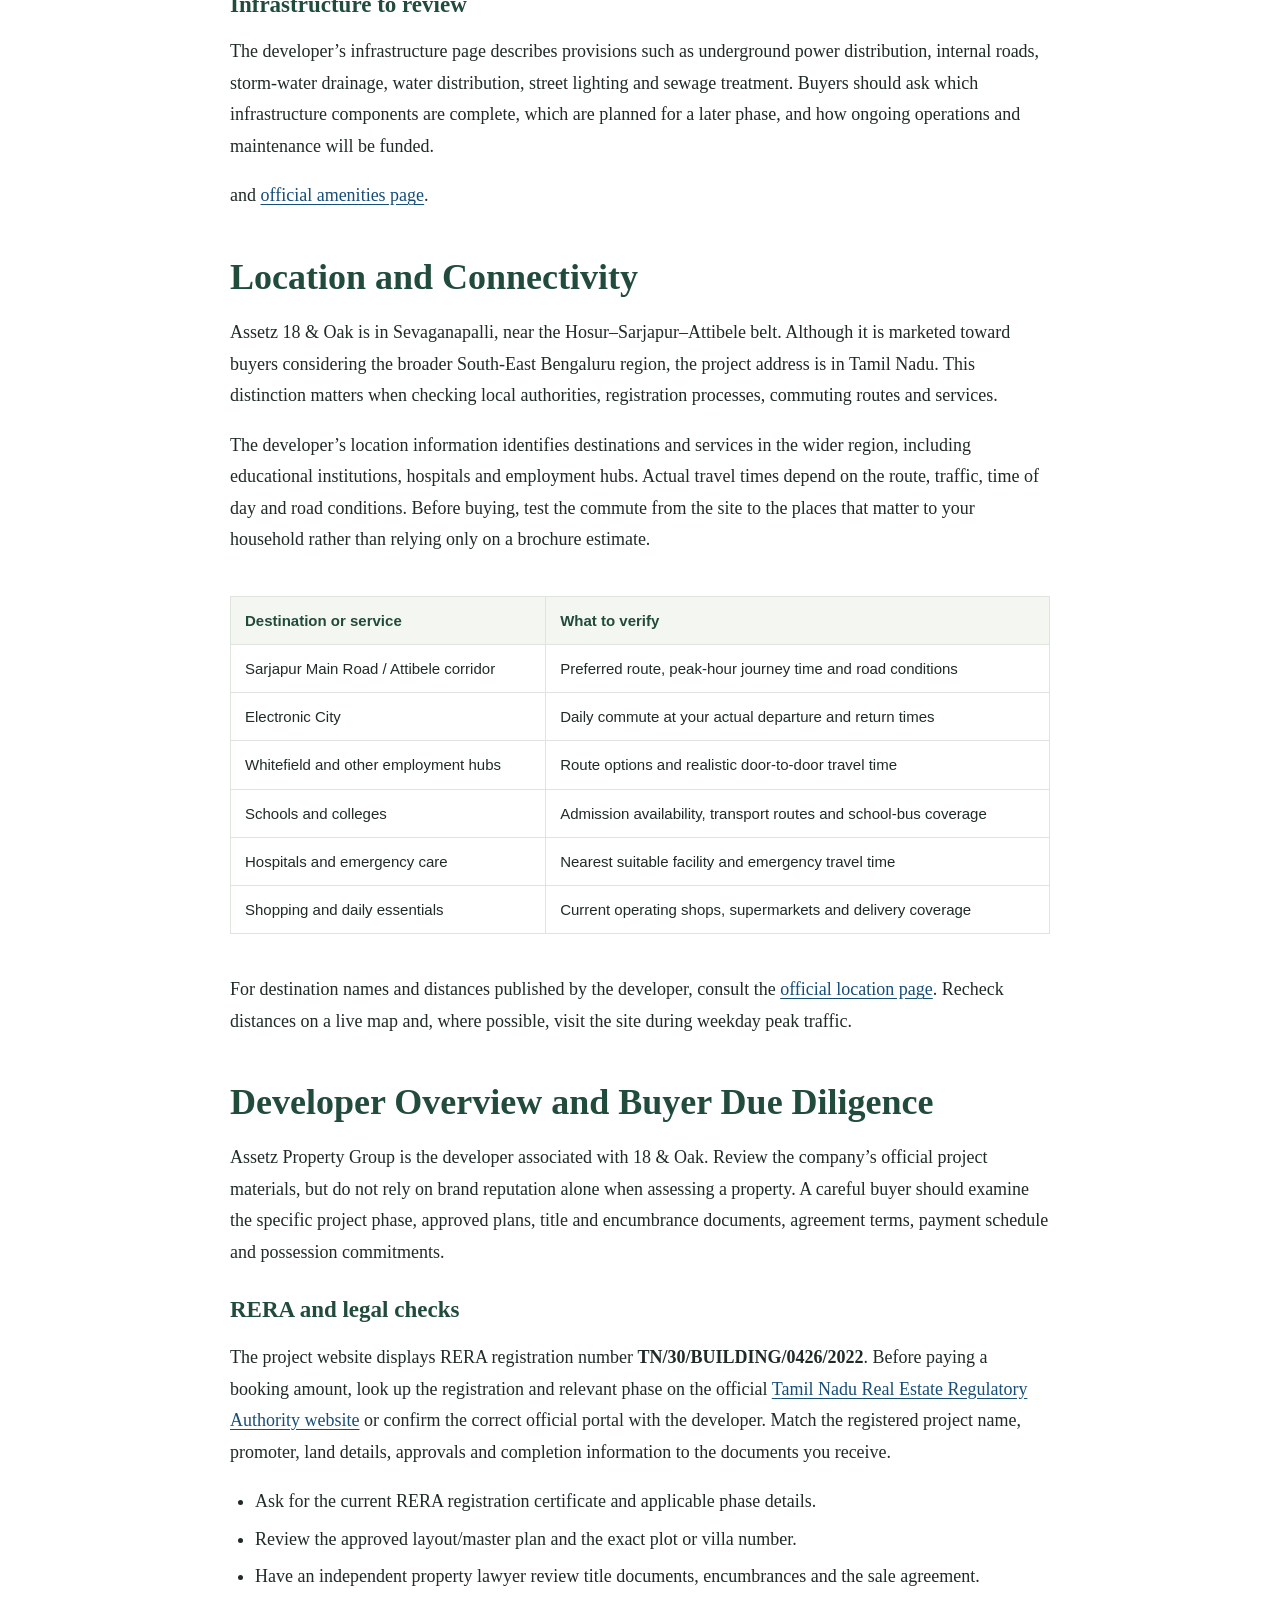
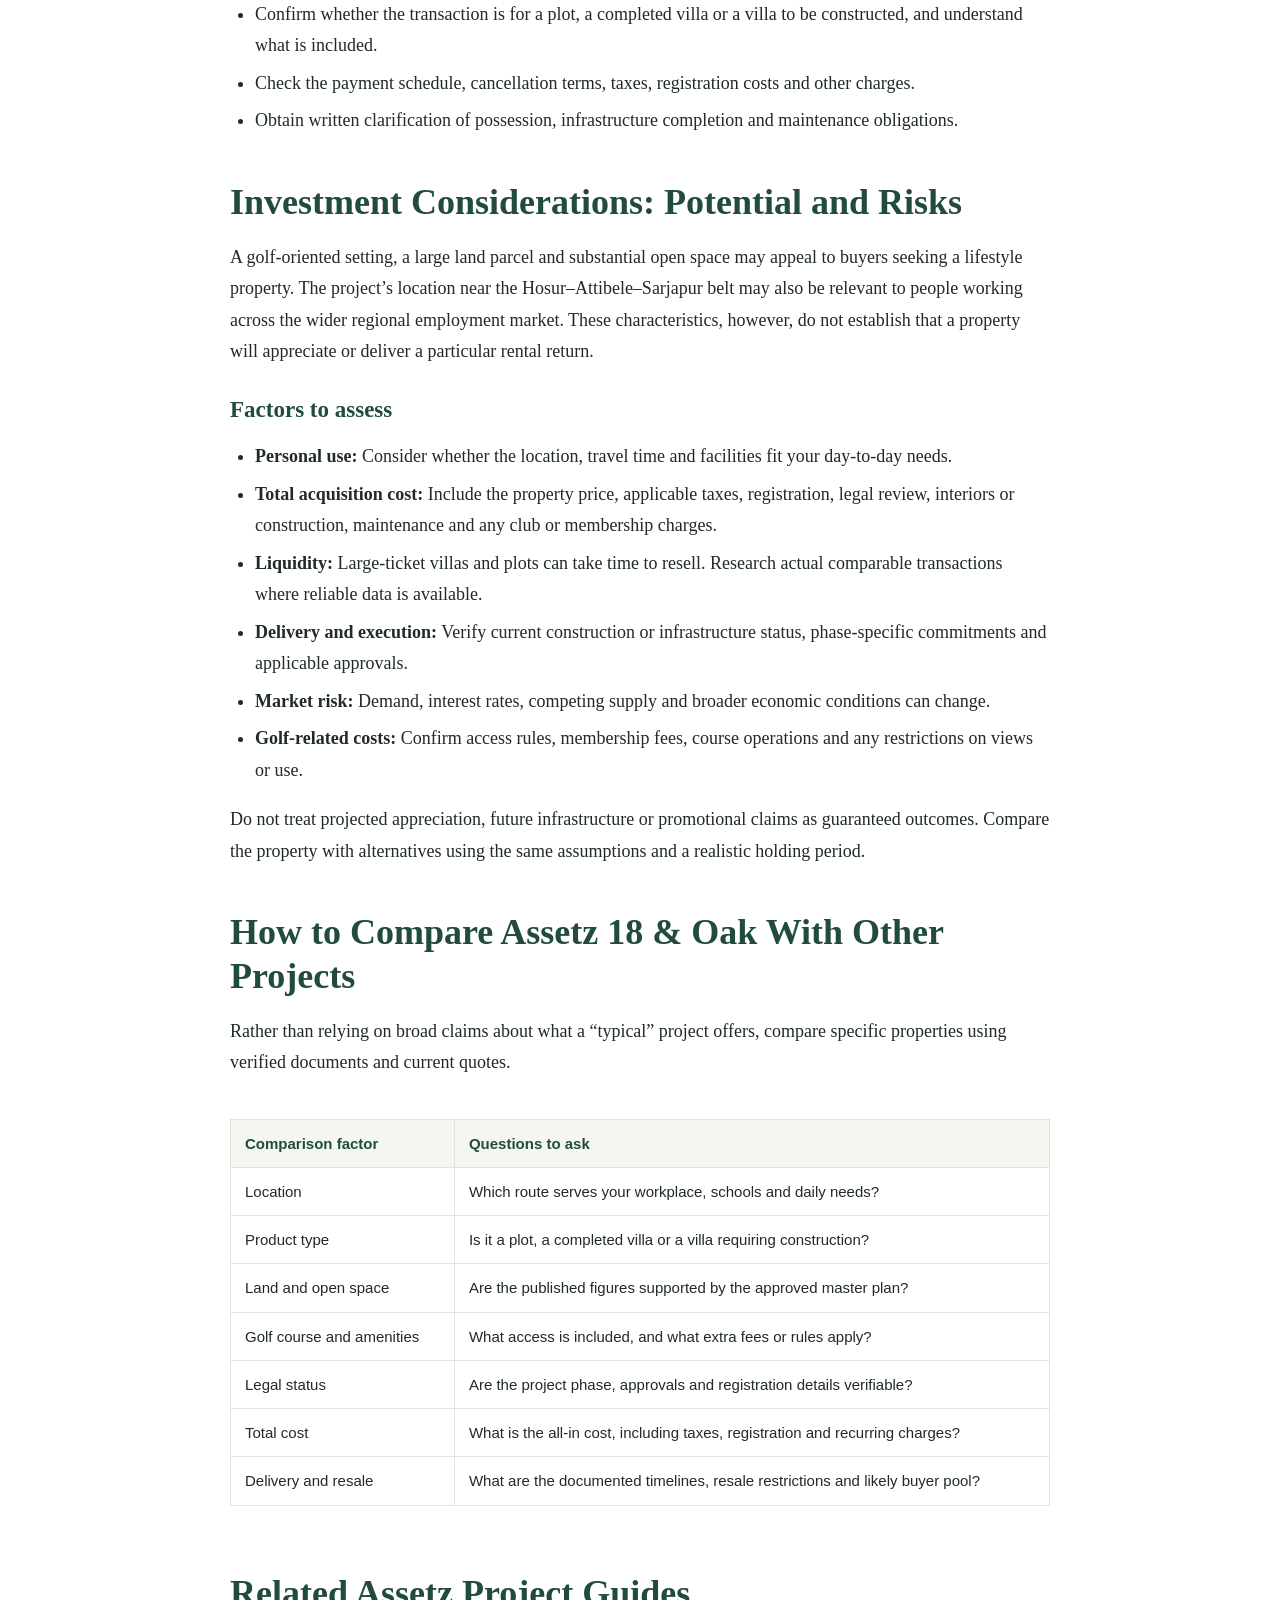
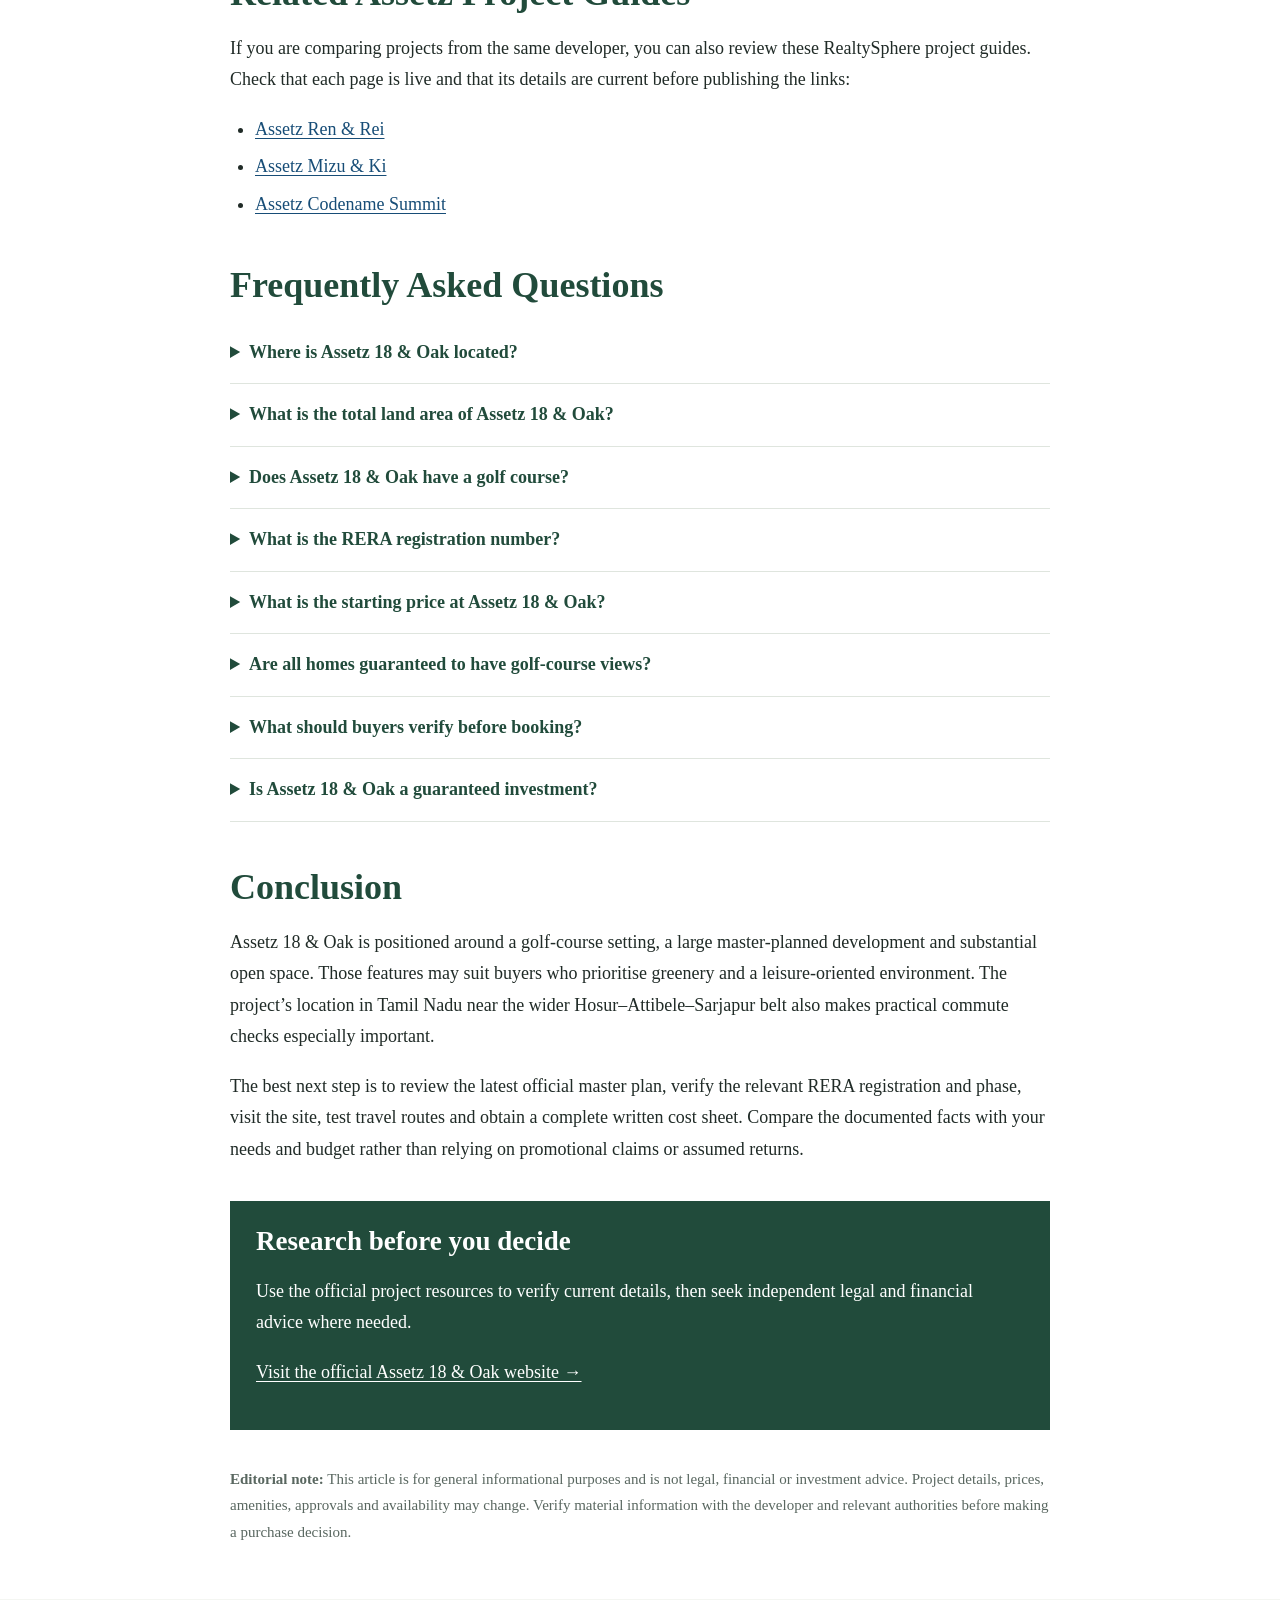
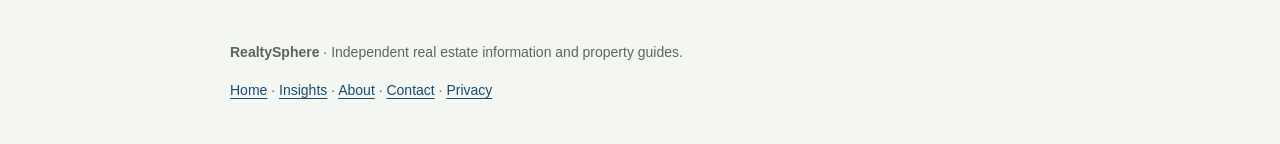
<file: blog/assetz-18-and-oak-blog.html>
<!doctype html>
<html lang="en-IN">
<head>
  <meta charset="utf-8">
  <meta name="viewport" content="width=device-width, initial-scale=1">
  <title>Assetz 18 &amp; Oak: Golf-Facing Villas, Plots, Location &amp; Project Guide</title>
  <meta name="description" content="Explore Assetz 18 & Oak in Sevaganapalli, Hosur: project overview, golf course, open space, amenities, location, RERA details and buyer due diligence.">
  <meta name="robots" content="index,follow">
  <link rel="canonical" href="https://realtysphereindia.roushan-kumar.workers.dev/blog/assetz-18-and-oak/">
  <meta property="og:type" content="article">
  <meta property="og:site_name" content="RealtySphere">
  <meta property="og:title" content="Assetz 18 &amp; Oak: Golf-Facing Villas, Plots, Location &amp; Project Guide">
  <meta property="og:description" content="A practical guide to Assetz 18 & Oak, including its location, golf course, amenities, RERA details and checks buyers should make.">
  <meta property="og:url" content="https://realtysphereindia.roushan-kumar.workers.dev/blog/assetz-18-and-oak/">
  <meta name="twitter:card" content="summary">
  <style>
    :root{--ink:#202b27;--muted:#596760;--green:#214b3b;--gold:#b18a4a;--paper:#fff;--soft:#f4f6f2;--line:#dfe5de}
    *{box-sizing:border-box}html{scroll-behavior:smooth}body{margin:0;background:var(--paper);color:var(--ink);font:18px/1.75 Georgia,"Times New Roman",serif}
    a{color:#174d77;text-decoration:underline;text-underline-offset:3px}a:hover{color:#0d354f}
    .site-header{padding:18px max(22px,calc((100% - 1120px)/2));border-bottom:1px solid var(--line);font:600 14px/1.4 Arial,sans-serif;letter-spacing:.08em;color:var(--green)}
    .site-header a{color:inherit;text-decoration:none}.wrap{width:min(820px,calc(100% - 40px));margin:0 auto}
    .hero{padding:54px 0 34px}.eyebrow{font:700 12px/1.5 Arial,sans-serif;letter-spacing:.15em;text-transform:uppercase;color:var(--gold)}
    h1,h2,h3{line-height:1.2;color:var(--green)}h1{font-size:clamp(36px,6vw,56px);letter-spacing:-.03em;margin:12px 0 18px}h2{font-size:clamp(27px,4vw,36px);margin:44px 0 14px}h3{font-size:23px;margin:28px 0 10px}
    .dek{font-size:21px;color:var(--muted);line-height:1.6}.meta{font:13px Arial,sans-serif;color:var(--muted);margin-top:22px}
    .notice{background:var(--soft);border-left:4px solid var(--gold);padding:16px 20px;margin:24px 0;font-size:16px}
    .toc{background:#f8f9f6;border:1px solid var(--line);padding:20px 24px;margin:28px 0}.toc strong{font:700 14px Arial,sans-serif;text-transform:uppercase;letter-spacing:.08em}.toc ul{margin:10px 0 0;padding-left:20px}
    table{width:100%;border-collapse:collapse;margin:22px 0;font:15px/1.55 Arial,sans-serif;display:table}th,td{border:1px solid var(--line);padding:12px 14px;text-align:left;vertical-align:top}th{background:var(--soft);color:var(--green)}
    .table-wrap{overflow-x:auto}ul,ol{padding-left:25px}li{margin:6px 0}.source-note{font-size:15px;color:var(--muted)}
    .faq details{border-bottom:1px solid var(--line);padding:15px 0}.faq summary{cursor:pointer;font-weight:bold;color:var(--green)}
    .cta{background:var(--green);color:white;padding:24px 26px;margin:36px 0}.cta h2{color:white;margin:0 0 10px;font-size:27px}.cta a{color:white}
    footer{margin-top:54px;padding:28px 20px;background:#f4f6f2;font:14px/1.7 Arial,sans-serif;color:var(--muted)}footer .wrap{width:min(820px,calc(100% - 40px))}
    @media(max-width:600px){body{font-size:17px}.hero{padding-top:36px}th,td{padding:9px;font-size:14px}}
  </style>
  <script type="application/ld+json">
  {
    "@context":"https://schema.org",
    "@type":"Article",
    "headline":"Assetz 18 & Oak: Golf-Facing Villas, Plots, Location & Project Guide",
    "description":"A practical guide to Assetz 18 & Oak in Sevaganapalli, Hosur, covering project information, golf course, amenities, location and buyer due diligence.",
    "mainEntityOfPage":{
      "@type":"WebPage",
      "@id":"https://realtysphereindia.roushan-kumar.workers.dev/blog/assetz-18-and-oak/"
    },
    "publisher":{"@type":"Organization","name":"RealtySphere","url":"https://realtysphereindia.roushan-kumar.workers.dev/"},
    "inLanguage":"en-IN"
  }
  </script>
</head>
<body>
<header class="site-header"><a href="/">REALTY<span style="color:#b18a4a">SPHERE</span> · PROPERTY INTELLIGENCE</a></header>
<main class="wrap">
  <article>
    <header class="hero">
      <p class="eyebrow">PROPERTY GUIDE · HOSUR / SOUTH-EAST BENGALURU REGION</p>
      <h1>Waking Up to Fairway Views at Assetz 18 &amp; Oak</h1>
      <p class="dek">A practical guide to the golf-course setting, project layout, amenities, location and checks prospective buyers should complete before making a decision.</p>
      <p class="meta">Updated: October 2026 · Reading time: approximately 8 minutes</p>
    </header>

    <p>What would it be like to live beside open greens rather than a dense row of buildings? <strong>Assetz 18 &amp; Oak</strong> is a large-format residential plotted development by Assetz Property Group in Sevaganapalli Village, Hosur Taluk, Krishnagiri District, Tamil Nadu. Its defining feature is its association with the Clover Greens golf course and a master-planned setting with substantial open space.</p>
    <p>This guide summarises publicly available project information and highlights what buyers should verify independently. Prices, inventory, possession schedules, unit specifications and legal documents can change; confirm these directly with the developer and relevant authorities before relying on them.</p>

    <div class="notice"><strong>At a glance:</strong> The developer’s official website describes a 177-acre development, 90% open space, an 18-hole, Par 71 golf course of approximately 6,500+ yards, and RERA registration number <strong>TN/30/BUILDING/0426/2022</strong>. Figures and availability should be reconfirmed against current project documents.</div>

    <nav class="toc" aria-label="Table of contents">
      <strong>In this guide</strong>
      <ul>
        <li><a href="#overview">Project overview</a></li>
        <li><a href="#details">Project details</a></li>
        <li><a href="#golf">Golf course, open space and amenities</a></li>
        <li><a href="#location">Location and connectivity</a></li>
        <li><a href="#developer">Developer and due diligence</a></li>
        <li><a href="#investment">Investment considerations</a></li>
        <li><a href="#compare">How to compare alternatives</a></li>
        <li><a href="#faq">Frequently asked questions</a></li>
      </ul>
    </nav>

    <h2 id="overview">About Assetz 18 &amp; Oak</h2>
    <p><a href="https://assetzprelaunch.com/bangalore/18-and-oak/" target="_blank" rel="noopener noreferrer"><strong>Assetz 18 &amp; Oak</strong></a> is presented by Assetz Property Group as a luxury plotted development spread across 177 acres. The project is located at Sevaganapalli Village and Post, Hosur Taluk, Krishnagiri District, Tamil Nadu, PIN 635103. The official project website highlights landscaped open spaces, a lake and a golf-oriented lifestyle.</p>
    <p>The master-plan page lists 246 luxury villas, while another official Assetz page describes the development as a plotted project. Because project descriptions and inventory counts can vary by phase or page, prospective buyers should request the latest approved master plan, plot/villa inventory and applicable phase documents before making a booking decision.</p>
    <p>The project’s headline lifestyle feature is an 18-hole, Par 71 golf course measuring more than 6,500 yards and occupying approximately 107 acres, according to the developer. Do not assume every plot or home has an unobstructed golf-course view: confirm the exact location, orientation and view corridor of the specific inventory being considered.</p>

    <h2 id="details">Assetz 18 &amp; Oak: Project Details</h2>
    <div class="table-wrap">
      <table>
        <thead><tr><th>Feature</th><th>Available information</th></tr></thead>
        <tbody>
          <tr><td>Project name</td><td>Assetz 18 &amp; Oak</td></tr>
          <tr><td>Developer</td><td>Assetz Property Group</td></tr>
          <tr><td>Project type</td><td>Residential plotted development; the developer’s master-plan page also refers to luxury villas</td></tr>
          <tr><td>Location</td><td>Sevaganapalli Village &amp; Post, Hosur Taluk, Krishnagiri District, Tamil Nadu – 635103</td></tr>
          <tr><td>Total land area</td><td>177 acres, as stated by the developer</td></tr>
          <tr><td>Open space</td><td>90%, as stated on the official master-plan page</td></tr>
          <tr><td>Villa count</td><td>246 listed on the official master-plan page; verify the current phase and inventory</td></tr>
          <tr><td>Golf course</td><td>18 holes, Par 71, approximately 107 acres and 6,500+ yards, according to the developer</td></tr>
          <tr><td>RERA registration</td><td>TN/30/BUILDING/0426/2022; verify the relevant phase and current status</td></tr>
          <tr><td>Price</td><td>Not stated here because a current, authoritative price was not confirmed</td></tr>
          <tr><td>Availability and possession</td><td>Confirm in writing with the developer and review the applicable RERA/project documents</td></tr>
        </tbody>
      </table>
    </div>
  

    <h2 id="golf">Golf Course, Open Space and Amenities</h2>
    <p>The golf course is the project’s principal differentiator. Assetz describes an 18-hole, Par 71 course extending beyond 6,500 yards. The course and surrounding landscape may appeal to buyers who value open views and outdoor recreation, but access rules, membership terms, operating arrangements and any additional fees should be checked before purchase.</p>
    <p>The developer’s official amenities page lists facilities including:</p>
    <ul>
      <li>Swimming pool and gym</li>
      <li>Restaurant and clubhouse facilities</li>
      <li>Indoor badminton court and squash court</li>
      <li>Tennis court and card room</li>
      <li>Amphitheatre, yoga space and outdoor deck</li>
      <li>Spa and steam rooms</li>
      <li>Guest rooms and conference-room facilities, as described on the developer’s website</li>
    </ul>
    <p>Facility availability can depend on phase, operating status and community rules. Ask for the current amenities list, handover schedule, maintenance charges and written confirmation of any facility included with the purchase.</p>

    <h3>Infrastructure to review</h3>
    <p>The developer’s infrastructure page describes provisions such as underground power distribution, internal roads, storm-water drainage, water distribution, street lighting and sewage treatment. Buyers should ask which infrastructure components are complete, which are planned for a later phase, and how ongoing operations and maintenance will be funded.</p>
    and <a href="https://assetzprelaunch.com/bangalore/18-and-oak/" target="_blank" rel="noopener noreferrer">official amenities page</a>.</p>

    <h2 id="location">Location and Connectivity</h2>
    <p>Assetz 18 &amp; Oak is in Sevaganapalli, near the Hosur–Sarjapur–Attibele belt. Although it is marketed toward buyers considering the broader South-East Bengaluru region, the project address is in Tamil Nadu. This distinction matters when checking local authorities, registration processes, commuting routes and services.</p>
    <p>The developer’s location information identifies destinations and services in the wider region, including educational institutions, hospitals and employment hubs. Actual travel times depend on the route, traffic, time of day and road conditions. Before buying, test the commute from the site to the places that matter to your household rather than relying only on a brochure estimate.</p>
    <div class="table-wrap">
      <table>
        <thead><tr><th>Destination or service</th><th>What to verify</th></tr></thead>
        <tbody>
          <tr><td>Sarjapur Main Road / Attibele corridor</td><td>Preferred route, peak-hour journey time and road conditions</td></tr>
          <tr><td>Electronic City</td><td>Daily commute at your actual departure and return times</td></tr>
          <tr><td>Whitefield and other employment hubs</td><td>Route options and realistic door-to-door travel time</td></tr>
          <tr><td>Schools and colleges</td><td>Admission availability, transport routes and school-bus coverage</td></tr>
          <tr><td>Hospitals and emergency care</td><td>Nearest suitable facility and emergency travel time</td></tr>
          <tr><td>Shopping and daily essentials</td><td>Current operating shops, supermarkets and delivery coverage</td></tr>
        </tbody>
      </table>
    </div>
    <p>For destination names and distances published by the developer, consult the <a href="https://www.assetzproperty.com/18andoak/locations" target="_blank" rel="noopener noreferrer">official location page</a>. Recheck distances on a live map and, where possible, visit the site during weekday peak traffic.</p>

    <h2 id="developer">Developer Overview and Buyer Due Diligence</h2>
    <p>Assetz Property Group is the developer associated with 18 &amp; Oak. Review the company’s official project materials, but do not rely on brand reputation alone when assessing a property. A careful buyer should examine the specific project phase, approved plans, title and encumbrance documents, agreement terms, payment schedule and possession commitments.</p>
    <h3>RERA and legal checks</h3>
    <p>The project website displays RERA registration number <strong>TN/30/BUILDING/0426/2022</strong>. Before paying a booking amount, look up the registration and relevant phase on the official <a href="https://www.tnrera.in/" target="_blank" rel="noopener noreferrer">Tamil Nadu Real Estate Regulatory Authority website</a> or confirm the correct official portal with the developer. Match the registered project name, promoter, land details, approvals and completion information to the documents you receive.</p>
    <ul>
      <li>Ask for the current RERA registration certificate and applicable phase details.</li>
      <li>Review the approved layout/master plan and the exact plot or villa number.</li>
      <li>Have an independent property lawyer review title documents, encumbrances and the sale agreement.</li>
      <li>Confirm whether the transaction is for a plot, a completed villa or a villa to be constructed, and understand what is included.</li>
      <li>Check the payment schedule, cancellation terms, taxes, registration costs and other charges.</li>
      <li>Obtain written clarification of possession, infrastructure completion and maintenance obligations.</li>
    </ul>

    <h2 id="investment">Investment Considerations: Potential and Risks</h2>
    <p>A golf-oriented setting, a large land parcel and substantial open space may appeal to buyers seeking a lifestyle property. The project’s location near the Hosur–Attibele–Sarjapur belt may also be relevant to people working across the wider regional employment market. These characteristics, however, do not establish that a property will appreciate or deliver a particular rental return.</p>
    <h3>Factors to assess</h3>
    <ul>
      <li><strong>Personal use:</strong> Consider whether the location, travel time and facilities fit your day-to-day needs.</li>
      <li><strong>Total acquisition cost:</strong> Include the property price, applicable taxes, registration, legal review, interiors or construction, maintenance and any club or membership charges.</li>
      <li><strong>Liquidity:</strong> Large-ticket villas and plots can take time to resell. Research actual comparable transactions where reliable data is available.</li>
      <li><strong>Delivery and execution:</strong> Verify current construction or infrastructure status, phase-specific commitments and applicable approvals.</li>
      <li><strong>Market risk:</strong> Demand, interest rates, competing supply and broader economic conditions can change.</li>
      <li><strong>Golf-related costs:</strong> Confirm access rules, membership fees, course operations and any restrictions on views or use.</li>
    </ul>
    <p>Do not treat projected appreciation, future infrastructure or promotional claims as guaranteed outcomes. Compare the property with alternatives using the same assumptions and a realistic holding period.</p>

    <h2 id="compare">How to Compare Assetz 18 &amp; Oak With Other Projects</h2>
    <p>Rather than relying on broad claims about what a “typical” project offers, compare specific properties using verified documents and current quotes.</p>
    <div class="table-wrap">
      <table>
        <thead><tr><th>Comparison factor</th><th>Questions to ask</th></tr></thead>
        <tbody>
          <tr><td>Location</td><td>Which route serves your workplace, schools and daily needs?</td></tr>
          <tr><td>Product type</td><td>Is it a plot, a completed villa or a villa requiring construction?</td></tr>
          <tr><td>Land and open space</td><td>Are the published figures supported by the approved master plan?</td></tr>
          <tr><td>Golf course and amenities</td><td>What access is included, and what extra fees or rules apply?</td></tr>
          <tr><td>Legal status</td><td>Are the project phase, approvals and registration details verifiable?</td></tr>
          <tr><td>Total cost</td><td>What is the all-in cost, including taxes, registration and recurring charges?</td></tr>
          <tr><td>Delivery and resale</td><td>What are the documented timelines, resale restrictions and likely buyer pool?</td></tr>
        </tbody>
      </table>
    </div>

    <h2>Related Assetz Project Guides</h2>
    <p>If you are comparing projects from the same developer, you can also review these RealtySphere project guides. Check that each page is live and that its details are current before publishing the links:</p>
    <ul>
      <li><a href="https://assetzprelaunch.com/bangalore/ren-and-rei/" target="_blank" rel="noopener noreferrer">Assetz Ren &amp; Rei</a></li>
      <li><a href="https://assetzprelaunch.com/bangalore/assetz-codename-paradise/mizu-and-ki/" target="_blank" rel="noopener noreferrer">Assetz Mizu &amp; Ki</a></li>
      <li><a href="https://assetzprelaunch.com/bangalore/kiadb/assetz-codename-summit/" target="_blank" rel="noopener noreferrer">Assetz Codename Summit</a></li>
    </ul>

    <h2 id="faq">Frequently Asked Questions</h2>
    <section class="faq">
      <details><summary>Where is Assetz 18 &amp; Oak located?</summary><p>The stated project address is Sevaganapalli Village and Post, Hosur Taluk, Krishnagiri District, Tamil Nadu – 635103. Check the official project website and current documents for the precise site location.</p></details>
      <details><summary>What is the total land area of Assetz 18 &amp; Oak?</summary><p>The developer’s official master-plan page lists the development at 177 acres. Buyers should cross-check the figure against the approved plan and the relevant phase documents.</p></details>
      <details><summary>Does Assetz 18 &amp; Oak have a golf course?</summary><p>The developer describes an 18-hole, Par 71 golf course of approximately 107 acres and more than 6,500 yards. Confirm the applicable access and membership conditions directly with the developer or course operator.</p></details>
      <details><summary>What is the RERA registration number?</summary><p>The official project website lists TN/30/BUILDING/0426/2022. Verify the registration, project phase and current status through the relevant Tamil Nadu RERA records before booking.</p></details>
      <details><summary>What is the starting price at Assetz 18 &amp; Oak?</summary><p>A current authoritative price has not been included in this guide. Request a dated, written cost sheet from the developer and check which taxes, registration charges, construction costs and recurring fees are excluded.</p></details>
      <details><summary>Are all homes guaranteed to have golf-course views?</summary><p>Do not assume that every plot or home has an unobstructed view. Review the exact plot or villa position on the current approved master plan and confirm the view corridor in writing.</p></details>
      <details><summary>What should buyers verify before booking?</summary><p>Verify the RERA registration and phase, approved plans, title documents, exact inventory, all-in cost, payment and cancellation terms, construction or possession commitments, infrastructure status and maintenance obligations. Consider independent legal advice.</p></details>
      <details><summary>Is Assetz 18 &amp; Oak a guaranteed investment?</summary><p>No property investment can guarantee appreciation or rental returns. Assess affordability, liquidity, competing supply, delivery risks and your intended holding period before making a decision.</p></details>
    </section>

    <h2>Conclusion</h2>
    <p>Assetz 18 &amp; Oak is positioned around a golf-course setting, a large master-planned development and substantial open space. Those features may suit buyers who prioritise greenery and a leisure-oriented environment. The project’s location in Tamil Nadu near the wider Hosur–Attibele–Sarjapur belt also makes practical commute checks especially important.</p>
    <p>The best next step is to review the latest official master plan, verify the relevant RERA registration and phase, visit the site, test travel routes and obtain a complete written cost sheet. Compare the documented facts with your needs and budget rather than relying on promotional claims or assumed returns.</p>

    <div class="cta">
      <h2>Research before you decide</h2>
      <p>Use the official project resources to verify current details, then seek independent legal and financial advice where needed.</p>
      <p><a href="https://assetzprelaunch.com/bangalore/18-and-oak/" target="_blank" rel="noopener noreferrer">Visit the official Assetz 18 &amp; Oak website →</a></p>
    </div>

    <p class="source-note"><strong>Editorial note:</strong> This article is for general informational purposes and is not legal, financial or investment advice. Project details, prices, amenities, approvals and availability may change. Verify material information with the developer and relevant authorities before making a purchase decision.</p>
  </article>
</main>
<footer><div class="wrap">
  <p><strong>RealtySphere</strong> · Independent real estate information and property guides.</p>
  <p><a href="/">Home</a> · <a href="/blog/">Insights</a> · <a href="/about.html">About</a> · <a href="/contact.html">Contact</a> · <a href="/privacy.html">Privacy</a></p>
</div></footer>
</body>
</html>
</file>
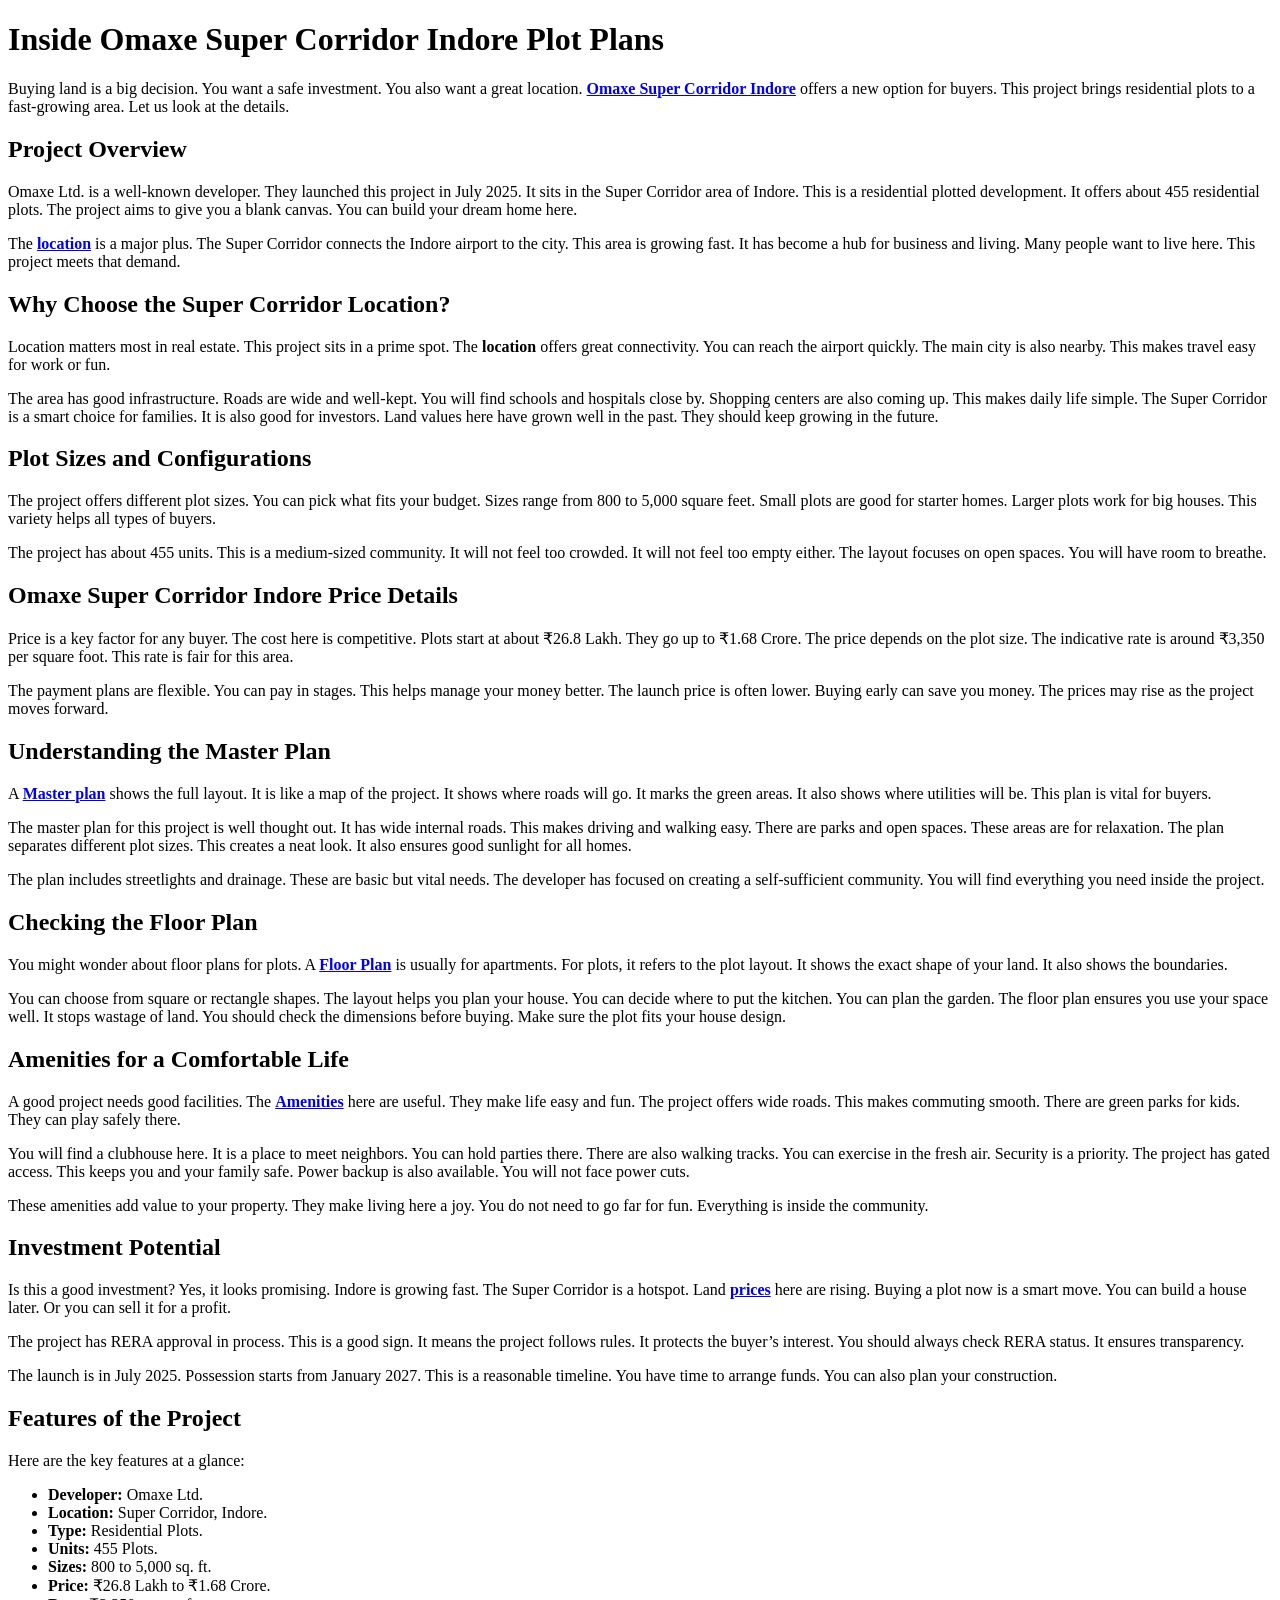
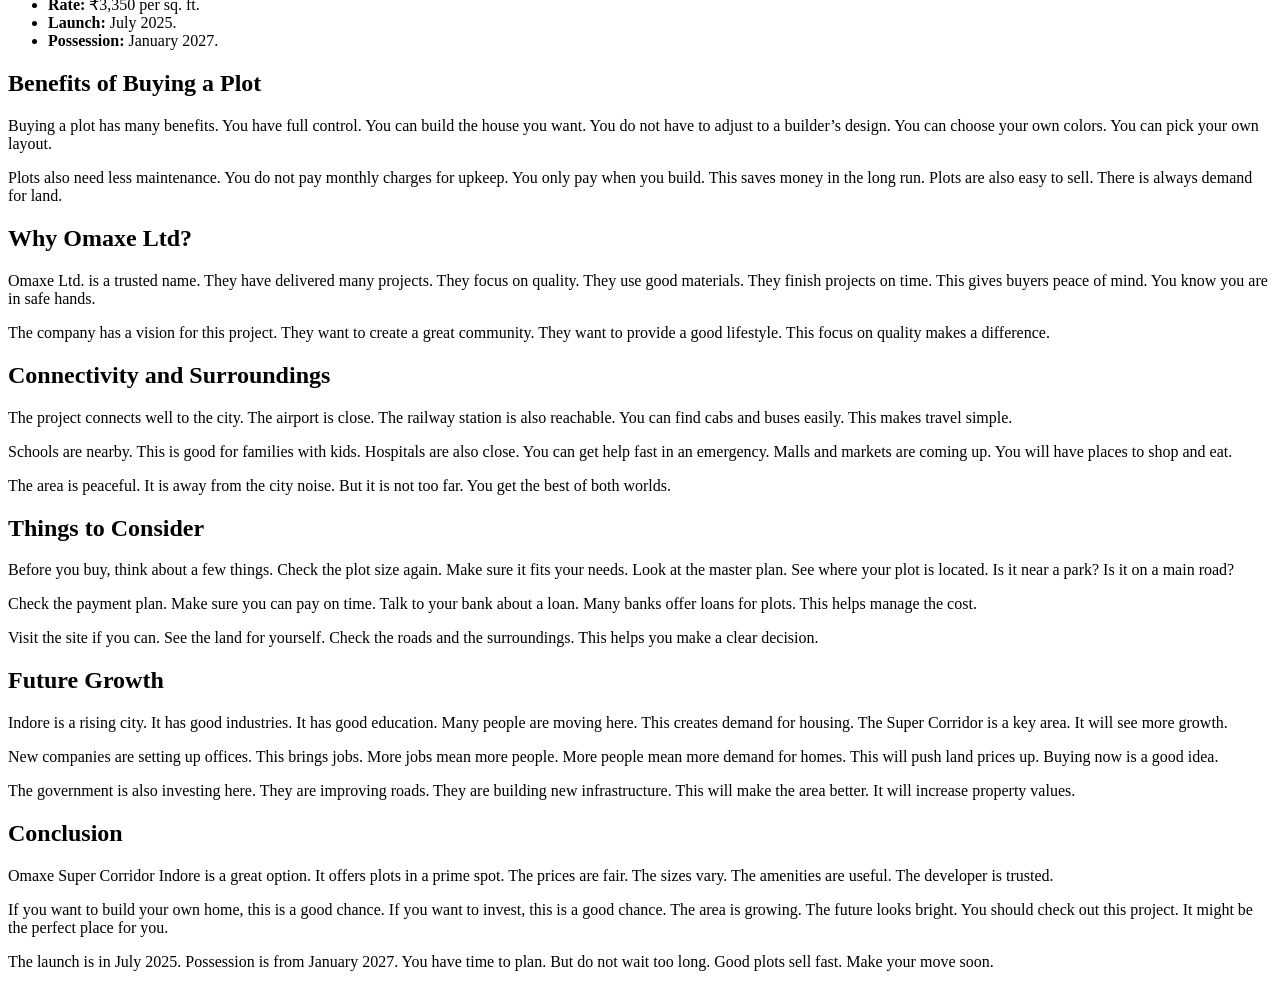
<file: blog/Inside-Omaxe-Super-Corridor-Indore-Plot-Plans.html>
<!doctype html>
<html lang="en-IN">
<head>
  <meta charset="utf-8">
  <meta name="viewport" content="width=device-width, initial-scale=1">
  <title>Inside Omaxe Super Corridor Indore Plot Plans</title>
  <meta name="description" content="Explore Omaxe Super Corridor Indore plot plans, sizes, indicative prices, location connectivity, amenities, master plan details and investment considerations.">
  <meta name="robots" content="index,follow">
  <link rel="canonical" href="https://indoresupercorridor.com/inside-omaxe-super-corridor-indore-plot-plans/">
</head>
<body>
<main>
<h1>Inside Omaxe Super Corridor Indore Plot Plans</h1>
<p>Buying land is a big decision. You want a safe investment. You also want a great location. <strong><a href="https://indoresupercorridor.com/">Omaxe Super Corridor Indore</a></strong> offers a new option for buyers. This project brings residential plots to a fast-growing area. Let us look at the details.</p>

<h2>Project Overview</h2>
<p>Omaxe Ltd. is a well-known developer. They launched this project in July 2025. It sits in the Super Corridor area of Indore. This is a residential plotted development. It offers about 455 residential plots. The project aims to give you a blank canvas. You can build your dream home here.</p>
<p>The <strong><a href="https://indoresupercorridor.com/location/">location</a></strong> is a major plus. The Super Corridor connects the Indore airport to the city. This area is growing fast. It has become a hub for business and living. Many people want to live here. This project meets that demand.</p>

<h2>Why Choose the Super Corridor Location?</h2>
<p>Location matters most in real estate. This project sits in a prime spot. The <strong>location</strong> offers great connectivity. You can reach the airport quickly. The main city is also nearby. This makes travel easy for work or fun.</p>
<p>The area has good infrastructure. Roads are wide and well-kept. You will find schools and hospitals close by. Shopping centers are also coming up. This makes daily life simple. The Super Corridor is a smart choice for families. It is also good for investors. Land values here have grown well in the past. They should keep growing in the future.</p>

<h2>Plot Sizes and Configurations</h2>
<p>The project offers different plot sizes. You can pick what fits your budget. Sizes range from 800 to 5,000 square feet. Small plots are good for starter homes. Larger plots work for big houses. This variety helps all types of buyers.</p>
<p>The project has about 455 units. This is a medium-sized community. It will not feel too crowded. It will not feel too empty either. The layout focuses on open spaces. You will have room to breathe.</p>

<h2>Omaxe Super Corridor Indore Price Details</h2>
<p>Price is a key factor for any buyer. The cost here is competitive. Plots start at about ₹26.8 Lakh. They go up to ₹1.68 Crore. The price depends on the plot size. The indicative rate is around ₹3,350 per square foot. This rate is fair for this area.</p>
<p>The payment plans are flexible. You can pay in stages. This helps manage your money better. The launch price is often lower. Buying early can save you money. The prices may rise as the project moves forward.</p>

<h2>Understanding the Master Plan</h2>
<p>A <strong><a href="https://indoresupercorridor.com/master-plan/">Master plan</a></strong> shows the full layout. It is like a map of the project. It shows where roads will go. It marks the green areas. It also shows where utilities will be. This plan is vital for buyers.</p>
<p>The master plan for this project is well thought out. It has wide internal roads. This makes driving and walking easy. There are parks and open spaces. These areas are for relaxation. The plan separates different plot sizes. This creates a neat look. It also ensures good sunlight for all homes.</p>
<p>The plan includes streetlights and drainage. These are basic but vital needs. The developer has focused on creating a self-sufficient community. You will find everything you need inside the project.</p>

<h2>Checking the Floor Plan</h2>
<p>You might wonder about floor plans for plots. A <a href="https://indoresupercorridor.com/floor-plans/"><strong>Floor Plan</strong></a> is usually for apartments. For plots, it refers to the plot layout. It shows the exact shape of your land. It also shows the boundaries.</p>
<p>You can choose from square or rectangle shapes. The layout helps you plan your house. You can decide where to put the kitchen. You can plan the garden. The floor plan ensures you use your space well. It stops wastage of land. You should check the dimensions before buying. Make sure the plot fits your house design.</p>

<h2>Amenities for a Comfortable Life</h2>
<p>A good project needs good facilities. The <strong><a href="https://indoresupercorridor.com/amenities/">Amenities</a></strong> here are useful. They make life easy and fun. The project offers wide roads. This makes commuting smooth. There are green parks for kids. They can play safely there.</p>
<p>You will find a clubhouse here. It is a place to meet neighbors. You can hold parties there. There are also walking tracks. You can exercise in the fresh air. Security is a priority. The project has gated access. This keeps you and your family safe. Power backup is also available. You will not face power cuts.</p>
<p>These amenities add value to your property. They make living here a joy. You do not need to go far for fun. Everything is inside the community.</p>

<h2>Investment Potential</h2>
<p>Is this a good investment? Yes, it looks promising. Indore is growing fast. The Super Corridor is a hotspot. Land <strong><a href="https://indoresupercorridor.com/price/">prices</a></strong> here are rising. Buying a plot now is a smart move. You can build a house later. Or you can sell it for a profit.</p>
<p>The project has RERA approval in process. This is a good sign. It means the project follows rules. It protects the buyer&rsquo;s interest. You should always check RERA status. It ensures transparency.</p>
<p>The launch is in July 2025. Possession starts from January 2027. This is a reasonable timeline. You have time to arrange funds. You can also plan your construction.</p>

<h2>Features of the Project</h2>
<p>Here are the key features at a glance:</p>
<ul>
<li><strong>Developer:</strong> Omaxe Ltd.</li>
<li><strong>Location:</strong> Super Corridor, Indore.</li>
<li><strong>Type:</strong> Residential Plots.</li>
<li><strong>Units:</strong> 455 Plots.</li>
<li><strong>Sizes:</strong> 800 to 5,000 sq. ft.</li>
<li><strong>Price:</strong> ₹26.8 Lakh to ₹1.68 Crore.</li>
<li><strong>Rate:</strong> ₹3,350 per sq. ft.</li>
<li><strong>Launch:</strong> July 2025.</li>
<li><strong>Possession:</strong> January 2027.</li>
</ul>

<h2>Benefits of Buying a Plot</h2>
<p>Buying a plot has many benefits. You have full control. You can build the house you want. You do not have to adjust to a builder&rsquo;s design. You can choose your own colors. You can pick your own layout.</p>
<p>Plots also need less maintenance. You do not pay monthly charges for upkeep. You only pay when you build. This saves money in the long run. Plots are also easy to sell. There is always demand for land.</p>

<h2>Why Omaxe Ltd?</h2>
<p>Omaxe Ltd. is a trusted name. They have delivered many projects. They focus on quality. They use good materials. They finish projects on time. This gives buyers peace of mind. You know you are in safe hands.</p>
<p>The company has a vision for this project. They want to create a great community. They want to provide a good lifestyle. This focus on quality makes a difference.</p>

<h2>Connectivity and Surroundings</h2>
<p>The project connects well to the city. The airport is close. The railway station is also reachable. You can find cabs and buses easily. This makes travel simple.</p>
<p>Schools are nearby. This is good for families with kids. Hospitals are also close. You can get help fast in an emergency. Malls and markets are coming up. You will have places to shop and eat.</p>
<p>The area is peaceful. It is away from the city noise. But it is not too far. You get the best of both worlds.</p>

<h2>Things to Consider</h2>
<p>Before you buy, think about a few things. Check the plot size again. Make sure it fits your needs. Look at the master plan. See where your plot is located. Is it near a park? Is it on a main road?</p>
<p>Check the payment plan. Make sure you can pay on time. Talk to your bank about a loan. Many banks offer loans for plots. This helps manage the cost.</p>
<p>Visit the site if you can. See the land for yourself. Check the roads and the surroundings. This helps you make a clear decision.</p>

<h2>Future Growth</h2>
<p>Indore is a rising city. It has good industries. It has good education. Many people are moving here. This creates demand for housing. The Super Corridor is a key area. It will see more growth.</p>
<p>New companies are setting up offices. This brings jobs. More jobs mean more people. More people mean more demand for homes. This will push land prices up. Buying now is a good idea.</p>
<p>The government is also investing here. They are improving roads. They are building new infrastructure. This will make the area better. It will increase property values.</p>

<h2>Conclusion</h2>
<p>Omaxe Super Corridor Indore is a great option. It offers plots in a prime spot. The prices are fair. The sizes vary. The amenities are useful. The developer is trusted.</p>
<p>If you want to build your own home, this is a good chance. If you want to invest, this is a good chance. The area is growing. The future looks bright. You should check out this project. It might be the perfect place for you.</p>
<p>The launch is in July 2025. Possession is from January 2027. You have time to plan. But do not wait too long. Good plots sell fast. Make your move soon.</p>
</main>
</body>
</html>
</file>
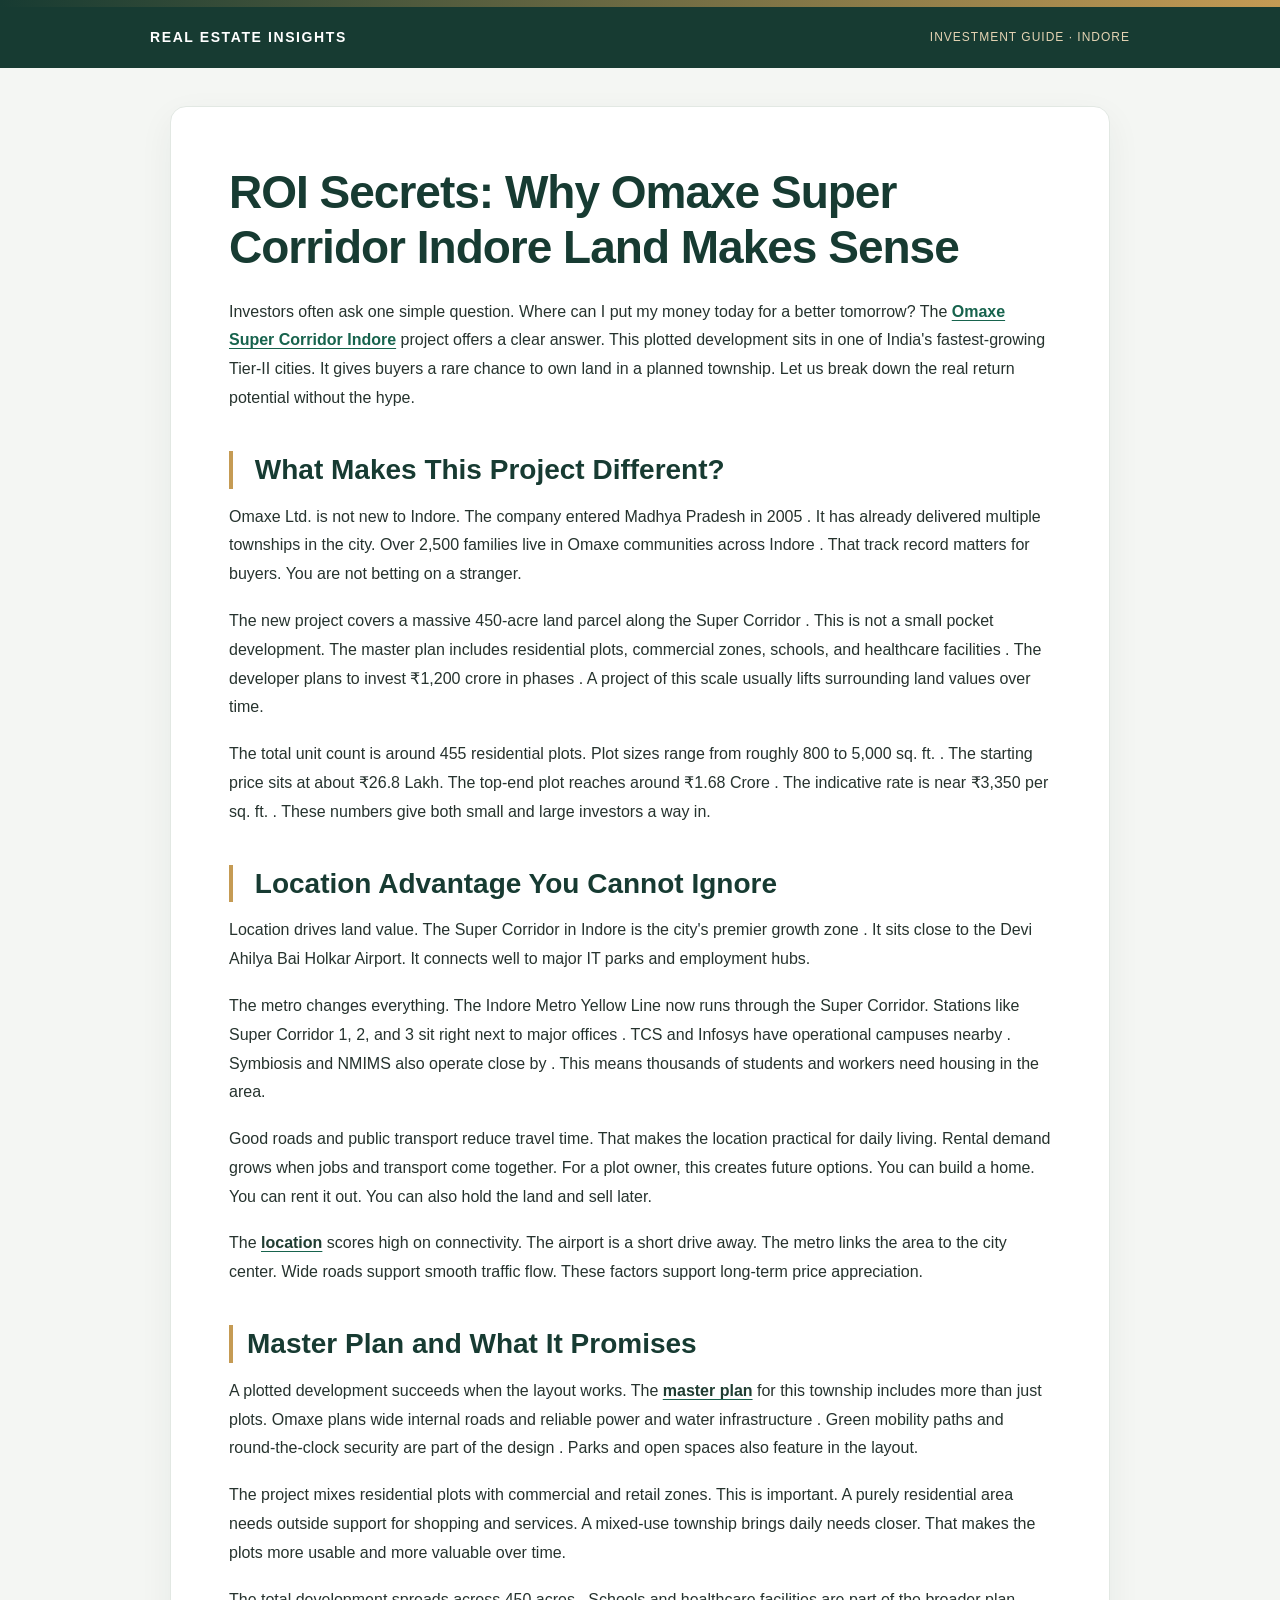
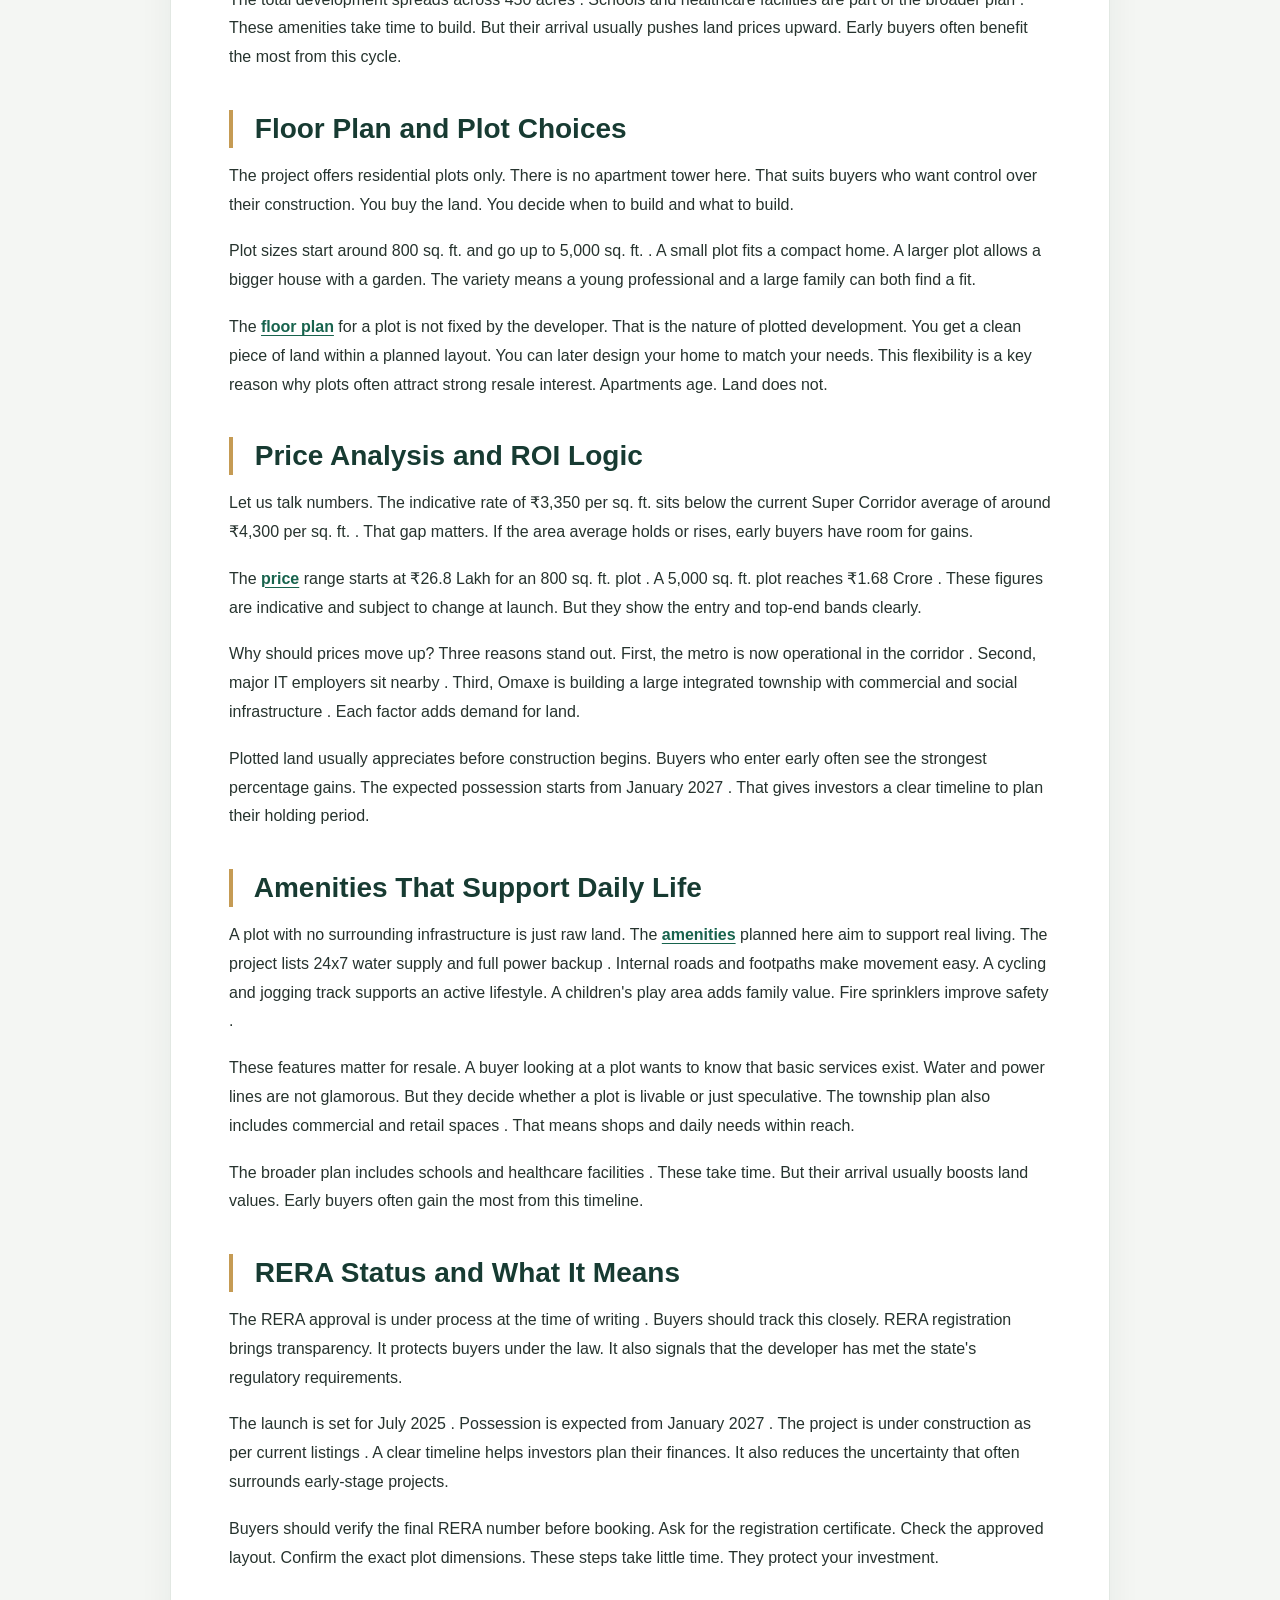
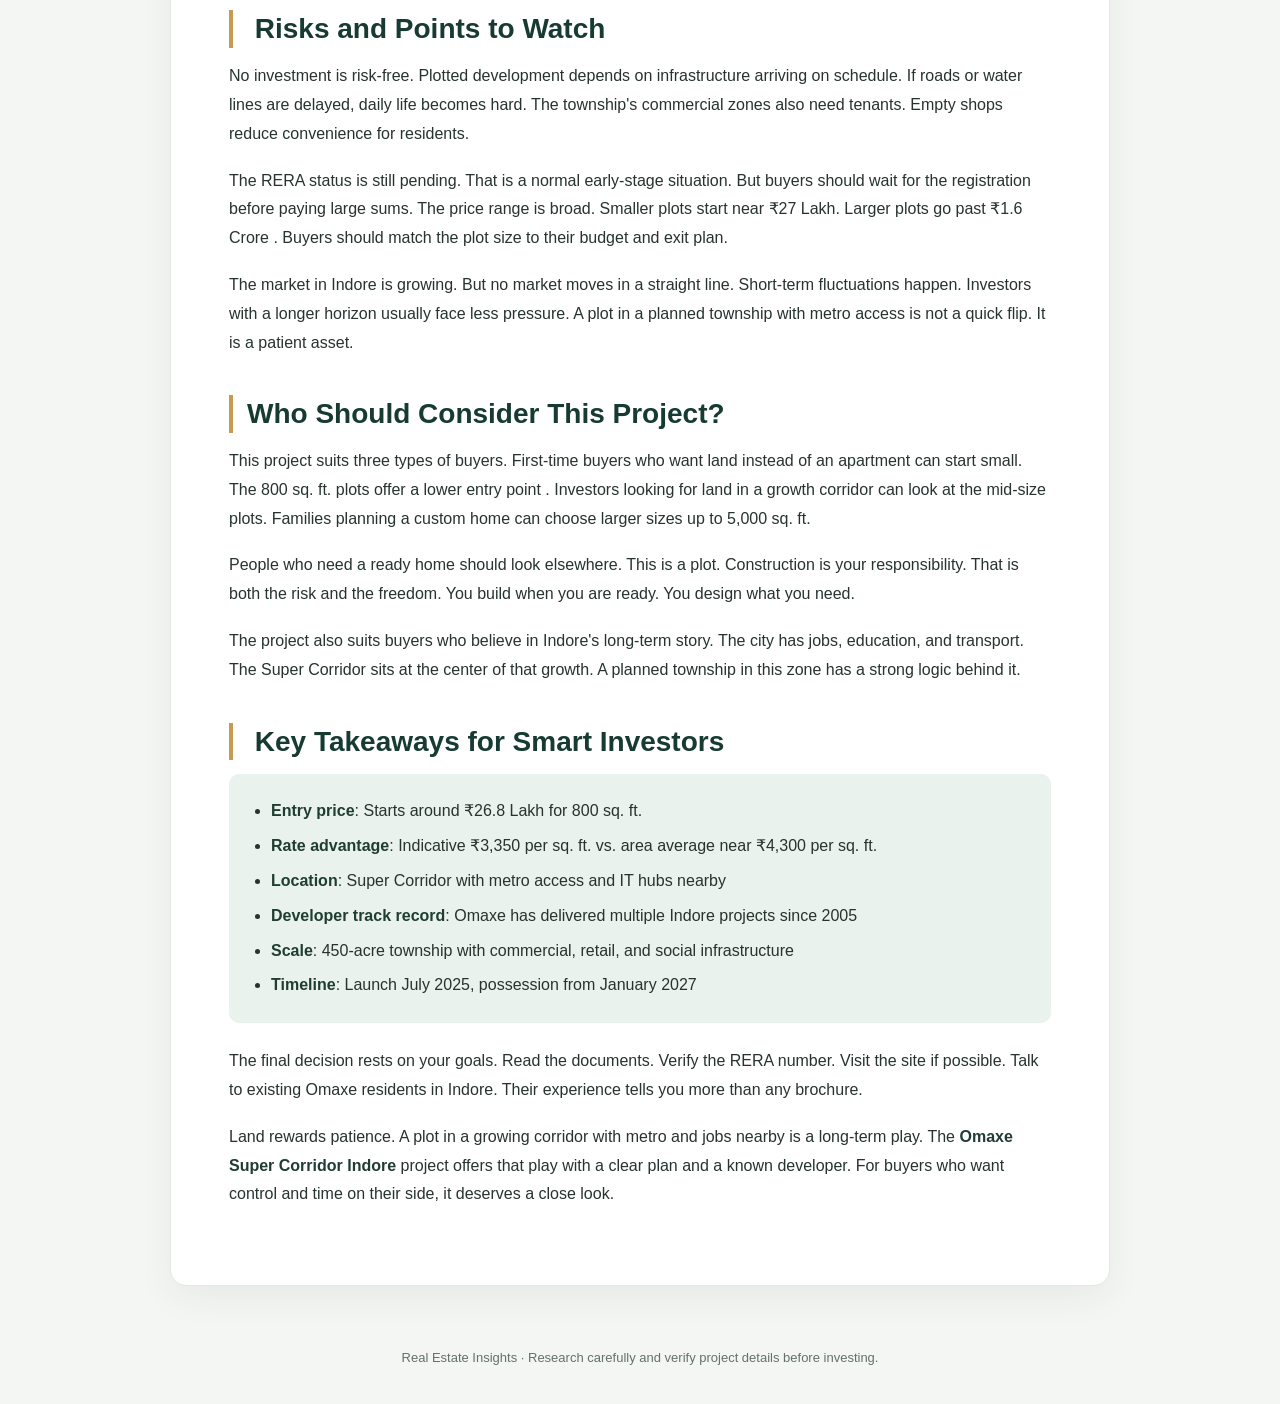
<file: blog/omaxe-super-corridor-indore-blog.html>
<!DOCTYPE html>
<html lang="en">
<head>
  <meta charset="UTF-8">
  <meta name="viewport" content="width=device-width, initial-scale=1.0">
  <meta name="theme-color" content="#173b32">
  <title>ROI Secrets: Why Omaxe Super Corridor Indore Land Makes Sense</title>
  <style>
    :root {
      --green: #173b32;
      --green-light: #eaf2ed;
      --gold: #c59b54;
      --ink: #26332e;
      --muted: #63716a;
      --paper: #ffffff;
      --background: #f4f6f3;
      --border: #e2e8e3;
    }
    * { box-sizing: border-box; }
    html { scroll-behavior: smooth; }
    body {
      margin: 0;
      background: var(--background);
      color: var(--ink);
      font-family: Arial, Helvetica, sans-serif;
      line-height: 1.8;
      -webkit-font-smoothing: antialiased;
    }
    .top-bar {
      height: 7px;
      background: linear-gradient(90deg, var(--green), var(--gold));
    }
    .site-header {
      background: var(--green);
      color: #fff;
      padding: 18px 20px;
    }
    .header-inner {
      max-width: 980px;
      margin: 0 auto;
      display: flex;
      align-items: center;
      justify-content: space-between;
      gap: 16px;
    }
    .brand {
      margin: 0;
      font-size: 14px;
      font-weight: 700;
      letter-spacing: 1.6px;
      text-transform: uppercase;
    }
    .header-label {
      color: #e4d3b3;
      font-size: 12px;
      letter-spacing: 1px;
      text-transform: uppercase;
    }
    main {
      max-width: 980px;
      margin: 38px auto;
      padding: 0 20px;
    }
    article {
      background: var(--paper);
      border: 1px solid var(--border);
      border-radius: 16px;
      padding: clamp(24px, 5vw, 58px);
      box-shadow: 0 12px 35px rgba(23, 59, 50, 0.06);
    }
    article > h1 {
      margin: 0 0 22px;
      color: var(--green);
      font-size: clamp(30px, 4.5vw, 46px);
      line-height: 1.2;
      letter-spacing: -1px;
    }
    article h2 {
      margin: 38px 0 14px;
      padding-left: 14px;
      border-left: 4px solid var(--gold);
      color: var(--green);
      font-size: clamp(22px, 3vw, 28px);
      line-height: 1.35;
    }
    article p { margin: 0 0 18px; }
    article a {
      color: #17634d;
      font-weight: 600;
      text-decoration-thickness: 1px;
      text-underline-offset: 3px;
    }
    article a:hover { color: #9a702f; }
    article strong { color: #203d32; }
    article ul {
      margin: 12px 0 24px;
      padding: 20px 24px 20px 42px;
      background: var(--green-light);
      border-radius: 10px;
    }
    article li { padding: 3px 0; }
    article li p { margin: 0; }
    footer {
      padding: 22px 20px 34px;
      text-align: center;
      color: var(--muted);
      font-size: 13px;
    }
    @media (max-width: 600px) {
      main { margin: 18px auto; padding: 0 12px; }
      article { padding: 22px 18px; border-radius: 12px; }
      .header-inner { align-items: flex-start; flex-direction: column; gap: 4px; }
      article h2 { margin-top: 30px; }
    }
  </style>
</head>
<body>
  <div class="top-bar"></div>
  <header class="site-header">
    <div class="header-inner">
      <p class="brand">Real Estate Insights</p>
      <span class="header-label">Investment Guide · Indore</span>
    </div>
  </header>
  <main>
    <article>
<h1>ROI Secrets: Why Omaxe Super Corridor Indore Land Makes Sense</h1>
<p>Investors often ask one simple question. Where can I put my money today for a better tomorrow? The <strong><a href="https://indoresupercorridor.com/">Omaxe Super Corridor Indore</a></strong>&nbsp;project offers a clear answer. This plotted development sits in one of India's fastest-growing Tier-II cities. It gives buyers a rare chance to own land in a planned township. Let us break down the real return potential without the hype.</p>
<h2>&nbsp;What Makes This Project Different?</h2>
<p>Omaxe Ltd. is not new to Indore. The company entered Madhya Pradesh in 2005 . It has already delivered multiple townships in the city. Over 2,500 families live in Omaxe communities across Indore . That track record matters for buyers. You are not betting on a stranger.</p>
<p>The new project covers a massive 450-acre land parcel along the Super Corridor . This is not a small pocket development. The master plan includes residential plots, commercial zones, schools, and healthcare facilities . The developer plans to invest ₹1,200 crore in phases . A project of this scale usually lifts surrounding land values over time.</p>
<p>The total unit count is around 455 residential plots. Plot sizes range from roughly 800 to 5,000 sq. ft. . The starting price sits at about ₹26.8 Lakh. The top-end plot reaches around ₹1.68 Crore . The indicative rate is near ₹3,350 per sq. ft. . These numbers give both small and large investors a way in.</p>
<h2>&nbsp;Location Advantage You Cannot Ignore</h2>
<p>Location drives land value. The Super Corridor in Indore is the city's premier growth zone . It sits close to the Devi Ahilya Bai Holkar Airport. It connects well to major IT parks and employment hubs.</p>
<p>The metro changes everything. The Indore Metro Yellow Line now runs through the Super Corridor. Stations like Super Corridor 1, 2, and 3 sit right next to major offices . TCS and Infosys have operational campuses nearby . Symbiosis and NMIMS also operate close by . This means thousands of students and workers need housing in the area.</p>
<p>Good roads and public transport reduce travel time. That makes the location practical for daily living. Rental demand grows when jobs and transport come together. For a plot owner, this creates future options. You can build a home. You can rent it out. You can also hold the land and sell later.</p>
<p>The <a href="https://indoresupercorridor.com/location/"><strong>location</strong></a> scores high on connectivity. The airport is a short drive away. The metro links the area to the city center. Wide roads support smooth traffic flow. These factors support long-term price appreciation.</p>
<h2>Master Plan and What It Promises</h2>
<p>A plotted development succeeds when the layout works. The <a href="https://indoresupercorridor.com/master-plan/"><strong>master plan</strong></a> for this township includes more than just plots. Omaxe plans wide internal roads and reliable power and water infrastructure . Green mobility paths and round-the-clock security are part of the design . Parks and open spaces also feature in the layout.</p>
<p>The project mixes residential plots with commercial and retail zones. This is important. A purely residential area needs outside support for shopping and services. A mixed-use township brings daily needs closer. That makes the plots more usable and more valuable over time.</p>
<p>The total development spreads across 450 acres . Schools and healthcare facilities are part of the broader plan . These amenities take time to build. But their arrival usually pushes land prices upward. Early buyers often benefit the most from this cycle.</p>
<h2>&nbsp;Floor Plan and Plot Choices</h2>
<p>The project offers residential plots only. There is no apartment tower here. That suits buyers who want control over their construction. You buy the land. You decide when to build and what to build.</p>
<p>Plot sizes start around 800 sq. ft. and go up to 5,000 sq. ft. . A small plot fits a compact home. A larger plot allows a bigger house with a garden. The variety means a young professional and a large family can both find a fit.</p>
<p>The <strong><a href="https://indoresupercorridor.com/floor-plans/">floor plan</a></strong><strong>&nbsp;</strong>for a plot is not fixed by the developer. That is the nature of plotted development. You get a clean piece of land within a planned layout. You can later design your home to match your needs. This flexibility is a key reason why plots often attract strong resale interest. Apartments age. Land does not.</p>
<h2>&nbsp;Price Analysis and ROI Logic</h2>
<p>Let us talk numbers. The indicative rate of ₹3,350 per sq. ft. sits below the current Super Corridor average of around ₹4,300 per sq. ft. . That gap matters. If the area average holds or rises, early buyers have room for gains.</p>
<p>The <strong><a href="https://indoresupercorridor.com/price/">price</a></strong>&nbsp;range starts at ₹26.8 Lakh for an 800 sq. ft. plot . A 5,000 sq. ft. plot reaches ₹1.68 Crore . These figures are indicative and subject to change at launch. But they show the entry and top-end bands clearly.</p>
<p>Why should prices move up? Three reasons stand out. First, the metro is now operational in the corridor . Second, major IT employers sit nearby . Third, Omaxe is building a large integrated township with commercial and social infrastructure . Each factor adds demand for land.</p>
<p>Plotted land usually appreciates before construction begins. Buyers who enter early often see the strongest percentage gains. The expected possession starts from January 2027 . That gives investors a clear timeline to plan their holding period.</p>
<h2>&nbsp;Amenities That Support Daily Life</h2>
<p>A plot with no surrounding infrastructure is just raw land. The <strong><a href="https://indoresupercorridor.com/amenities/">amenities</a></strong>&nbsp;planned here aim to support real living. The project lists 24x7 water supply and full power backup . Internal roads and footpaths make movement easy. A cycling and jogging track supports an active lifestyle. A children's play area adds family value. Fire sprinklers improve safety .</p>
<p>These features matter for resale. A buyer looking at a plot wants to know that basic services exist. Water and power lines are not glamorous. But they decide whether a plot is livable or just speculative. The township plan also includes commercial and retail spaces . That means shops and daily needs within reach.</p>
<p>The broader plan includes schools and healthcare facilities . These take time. But their arrival usually boosts land values. Early buyers often gain the most from this timeline.</p>
<h2>&nbsp;RERA Status and What It Means</h2>
<p>The RERA approval is under process at the time of writing . Buyers should track this closely. RERA registration brings transparency. It protects buyers under the law. It also signals that the developer has met the state's regulatory requirements.</p>
<p>The launch is set for July 2025 . Possession is expected from January 2027 . The project is under construction as per current listings . A clear timeline helps investors plan their finances. It also reduces the uncertainty that often surrounds early-stage projects.</p>
<p>Buyers should verify the final RERA number before booking. Ask for the registration certificate. Check the approved layout. Confirm the exact plot dimensions. These steps take little time. They protect your investment.</p>
<h2>&nbsp;Risks and Points to Watch</h2>
<p>No investment is risk-free. Plotted development depends on infrastructure arriving on schedule. If roads or water lines are delayed, daily life becomes hard. The township's commercial zones also need tenants. Empty shops reduce convenience for residents.</p>
<p>The RERA status is still pending. That is a normal early-stage situation. But buyers should wait for the registration before paying large sums. The price range is broad. Smaller plots start near ₹27 Lakh. Larger plots go past ₹1.6 Crore . Buyers should match the plot size to their budget and exit plan.</p>
<p>The market in Indore is growing. But no market moves in a straight line. Short-term fluctuations happen. Investors with a longer horizon usually face less pressure. A plot in a planned township with metro access is not a quick flip. It is a patient asset.</p>
<h2>Who Should Consider This Project?</h2>
<p>This project suits three types of buyers. First-time buyers who want land instead of an apartment can start small. The 800 sq. ft. plots offer a lower entry point . Investors looking for land in a growth corridor can look at the mid-size plots. Families planning a custom home can choose larger sizes up to 5,000 sq. ft.</p>
<p>People who need a ready home should look elsewhere. This is a plot. Construction is your responsibility. That is both the risk and the freedom. You build when you are ready. You design what you need.</p>
<p>The project also suits buyers who believe in Indore's long-term story. The city has jobs, education, and transport. The Super Corridor sits at the center of that growth. A planned township in this zone has a strong logic behind it.</p>
<h2>&nbsp;Key Takeaways for Smart Investors</h2>
<ul>
<li>
<p><strong>Entry price</strong>: Starts around ₹26.8 Lakh for 800 sq. ft.</p>
</li>
<li>
<p><strong>Rate advantage</strong>: Indicative ₹3,350 per sq. ft. vs. area average near ₹4,300 per sq. ft.</p>
</li>
<li>
<p><strong>Location</strong>: Super Corridor with metro access and IT hubs nearby</p>
</li>
<li>
<p><strong>Developer track record</strong>: Omaxe has delivered multiple Indore projects since 2005</p>
</li>
<li>
<p><strong>Scale</strong>: 450-acre township with commercial, retail, and social infrastructure</p>
</li>
<li>
<p><strong>Timeline</strong>: Launch July 2025, possession from January 2027</p>
</li>
</ul>
<p>The final decision rests on your goals. Read the documents. Verify the RERA number. Visit the site if possible. Talk to existing Omaxe residents in Indore. Their experience tells you more than any brochure.</p>
<p>Land rewards patience. A plot in a growing corridor with metro and jobs nearby is a long-term play. The <strong>Omaxe Super Corridor Indore</strong> project offers that play with a clear plan and a known developer. For buyers who want control and time on their side, it deserves a close look.</p>
    </article>
  </main>
  <footer>Real Estate Insights · Research carefully and verify project details before investing.</footer>
</body>
</html>
</file>
<file: styles.css>
@import url('https://fonts.googleapis.com/css2?family=DM+Sans:wght@400;500;600;700&family=Playfair+Display:ital,wght@0,500;0,600;0,700;1,500;1,600&display=swap');
:root{--navy:#071a2b;--navy2:#102a40;--gold:#c7a66a;--gold2:#e0c58d;--cream:#f6f3ed;--paper:#fffdf8;--ink:#172638;--muted:#67717a;--line:#ded8cb}
*{box-sizing:border-box}html{scroll-behavior:smooth}body{margin:0;background:var(--paper);color:var(--ink);font-family:'DM Sans',Arial,sans-serif;line-height:1.65}a{color:inherit}.header{height:94px;padding:0 max(5vw,24px);display:flex;justify-content:space-between;align-items:center;background:#071a2b;color:#fff;gap:28px}.brand{display:flex;align-items:center;gap:11px;text-decoration:none;font-size:1rem;line-height:1.1;font-weight:700;letter-spacing:.13em}.brand-mark{width:42px;height:42px;border:1px solid var(--gold);display:grid;place-items:center;color:var(--gold2);font-family:'Playfair Display',serif;font-size:1.7rem;letter-spacing:0}.gold{color:var(--gold2)}.brand small{display:block;margin-top:6px;font-size:.55rem;letter-spacing:.22em;color:#aeb9c3;font-weight:500}.header nav{display:flex;align-items:center;gap:32px}.header nav a{text-decoration:none;font-size:.83rem;color:#d4dce3;transition:color .2s}.header nav a:hover,.header nav a.active{color:var(--gold2)}.header nav .nav-cta{border:1px solid #7e6a47;padding:12px 16px;color:var(--gold2)}.nav-cta span,.button span,.text-link span{margin-left:14px}.hero{position:relative;min-height:610px;background:var(--navy);overflow:hidden;color:white;display:flex;align-items:center}.hero-image{position:absolute;inset:0;width:100%;height:100%;object-fit:cover;object-position:center 52%;opacity:.68}.hero-shade{position:absolute;inset:0;background:linear-gradient(90deg,rgba(4,18,31,.97) 0%,rgba(4,18,31,.86) 35%,rgba(4,18,31,.24) 75%,rgba(4,18,31,.12) 100%),linear-gradient(0deg,rgba(4,18,31,.45),transparent 30%)}.hero-content{position:relative;z-index:1;padding:72px max(8vw,28px);max-width:830px}.eyebrow{font-size:.68rem;font-weight:700;letter-spacing:.19em;color:var(--gold2);margin:0 0 20px}.eyebrow span:first-child{display:inline-block;width:25px;height:1px;background:var(--gold);vertical-align:middle;margin-right:10px}h1,h2,h3{font-family:'Playfair Display',Georgia,serif;font-weight:500;line-height:1.12;letter-spacing:-.025em}h1{font-size:clamp(3.1rem,6.4vw,5.8rem);margin:0 0 24px;max-width:790px}h1 em,h2 em{font-weight:500;color:var(--gold2)}.hero-copy{max-width:520px;color:#d8e0e5;font-size:1.02rem;margin:0 0 30px}.hero-actions{display:flex;align-items:center;gap:28px;flex-wrap:wrap}.button{display:inline-flex;align-items:center;text-decoration:none;font-size:.78rem;font-weight:700;letter-spacing:.04em;padding:15px 19px;transition:transform .2s,background .2s}.button:hover{transform:translateY(-2px)}.button-gold{background:var(--gold2);color:var(--navy)}.quiet-link{font-size:.78rem;color:#f4f1e9;text-decoration:none}.quiet-link span{margin-left:12px;color:var(--gold2)}.hero-caption{position:absolute;z-index:2;bottom:0;left:0;right:0;border-top:1px solid #ffffff40;padding:16px max(8vw,28px);display:flex;justify-content:space-between;color:#e4dfd4;font-size:.58rem;letter-spacing:.17em}.section{padding:86px max(8vw,28px)}.intro{display:grid;grid-template-columns:.8fr 1.5fr 1fr;gap:42px;align-items:start;background:var(--cream)}.intro-label{display:flex;gap:13px;align-items:center;font-size:.62rem;letter-spacing:.14em;color:#66717b}.number{color:#9b7c43;font-family:'Playfair Display',serif;font-size:1.8rem}.eyebrow.dark{color:#8b7044}.intro h2,.section h2,.location-band h2,.closing h2{font-size:clamp(2.1rem,4vw,3.5rem);margin:0}.intro h2 em,.section h2 em,.closing h2 em{color:#a1814d}.intro-text{margin:32px 0 0;color:var(--muted);font-size:.9rem}.insights{background:var(--paper)}.section-top{display:flex;justify-content:space-between;align-items:end;gap:24px;margin-bottom:34px}.text-link{font-size:.78rem;text-decoration:none;color:#876c3f;border-bottom:1px solid #c8b48c;padding-bottom:8px;white-space:nowrap}.article-card{display:grid;grid-template-columns:1.05fr 1fr;text-decoration:none;border:1px solid var(--line);background:#fff;transition:box-shadow .25s,transform .25s}.article-card:hover{box-shadow:0 20px 45px #0c203010;transform:translateY(-3px)}.article-image{min-height:300px;overflow:hidden;background:#dfe8e2}.article-image img{width:100%;height:100%;min-height:300px;object-fit:cover;display:block}.article-info{padding:clamp(24px,4vw,50px);align-self:center}.article-info .eyebrow{font-size:.62rem;letter-spacing:.13em}.dot{color:var(--gold);padding:0 6px}.article-info h3{font-size:clamp(1.7rem,3vw,2.5rem);margin:0 0 15px}.article-info>p:not(.eyebrow){font-size:.88rem;color:var(--muted)}.read-link{display:inline-block;margin-top:20px;font-size:.75rem;font-weight:700;color:#8a6d3c}.read-link span{margin-left:12px}.location-band{display:grid;grid-template-columns:1fr 1fr;background:var(--navy);color:white}.location-band>img{width:100%;height:100%;min-height:360px;object-fit:cover}.location-band>div{padding:clamp(34px,6vw,80px);align-self:center}.location-band h2{margin-bottom:18px}.location-band h2 em{color:var(--gold2)}.location-band p:not(.eyebrow){color:#c6d0d7;font-size:.9rem;max-width:480px;margin-bottom:26px}.button-outline{border:1px solid var(--gold);color:var(--gold2)}.closing{text-align:center;background:var(--cream)}.closing h2{margin-bottom:28px}.button-dark{background:var(--navy);color:var(--gold2)}.footer{padding:44px max(5vw,24px) 28px;background:#061523;color:#b9c3cb;text-align:center}.footer-brand{justify-content:center;color:#fff}.footer p{font-size:.78rem;margin:22px 0}.footer-links{display:flex;justify-content:center;gap:24px;flex-wrap:wrap;margin:22px 0}.footer-links a{font-size:.75rem;text-decoration:none;color:#d4dbe0}.footer>small{font-size:.65rem;color:#84919b}
.article-shell{max-width:900px;margin:0 auto;padding:52px 24px 90px}.breadcrumb{font-size:.75rem;color:var(--muted);margin-bottom:24px}.breadcrumb a{color:#8a6d3c}.article-hero{background:var(--navy);color:#fff;padding:clamp(30px,6vw,64px);margin-bottom:36px}.article-hero h1{font-size:clamp(2.5rem,5vw,4.3rem)}.article-hero p:not(.eyebrow){color:#d0d9df;max-width:660px}.article-body h2{font-size:2rem;margin-top:42px}.article-body h3{font-size:1.35rem;margin-top:26px}.article-body p,.article-body li{color:#48545d}.article-body a{color:#8a6d3c}.article-body ul{padding-left:24px}.note{border-left:3px solid var(--gold);background:var(--cream);padding:18px 20px;color:#48545d}.article-meta{font-size:.72rem;color:#b8c4cd;letter-spacing:.08em}
@media(max-width:850px){.header{height:auto;min-height:86px;padding-top:18px;padding-bottom:18px;align-items:flex-start;flex-direction:column}.header nav{gap:18px;flex-wrap:wrap}.hero{min-height:570px}.hero-shade{background:linear-gradient(90deg,rgba(4,18,31,.94),rgba(4,18,31,.56)),linear-gradient(0deg,rgba(4,18,31,.5),transparent)}.intro{grid-template-columns:1fr;gap:16px}.intro-text{margin:0}.location-band{grid-template-columns:1fr}.location-band>img{max-height:340px;min-height:240px}.article-card{grid-template-columns:1fr}.article-image,.article-image img{min-height:230px}.section{padding-top:60px;padding-bottom:60px}}
@media(max-width:520px){.header nav .nav-cta{padding:8px 10px}.hero-content{padding-top:60px;padding-bottom:76px}h1{font-size:3rem}.hero-caption{font-size:.48rem;letter-spacing:.09em}.hero-actions{gap:18px}.section-top{align-items:flex-start;flex-direction:column}.brand{font-size:.88rem}.brand-mark{width:36px;height:36px}}
</file>
<file: realtysphere/styles.css>
*{box-sizing:border-box}:root{--g:#1f4d3a;--gd:#163828;--w:#fdfbf6;--b:#f1ebdd;--s:#dfe8dc;--bl:#d9e8f2;--au:#b8932f;--t:#22302a}
body{margin:0;font:17px/1.7 system-ui,-apple-system,"Segoe UI",Roboto,sans-serif;color:var(--t);background:var(--w)}
h1,h2,h3,.brand{font-family:Georgia,"Times New Roman",serif;color:var(--gd);line-height:1.25}
h1{font-size:clamp(2rem,5vw,3rem);margin:.2em 0}h2{font-size:1.6rem;margin:1.6em 0 .5em}h3{font-size:1.2rem}
a{color:var(--g)}a:hover{color:var(--au)}img{max-width:100%;height:auto;display:block;border-radius:10px}
.wrap{max-width:1080px;margin:0 auto;padding:0 20px}.block{padding-top:24px;padding-bottom:24px}.small{font-size:.9rem}.lead{font-size:1.15rem}
.skip{position:absolute;left:-999px}.skip:focus{left:10px;top:10px;background:#fff;padding:8px;z-index:9}.sr{position:absolute;left:-999px}
.site-header{position:sticky;top:0;background:rgba(253,251,246,.96);border-bottom:1px solid var(--b);z-index:5}
.bar{display:flex;align-items:center;justify-content:space-between;min-height:64px}
.brand{font-size:1.5rem;font-weight:700;text-decoration:none}.brand span{color:var(--au)}
nav#nav a{margin-left:22px;text-decoration:none;font-weight:600;padding:6px 0;border-bottom:2px solid transparent;transition:.2s}
nav#nav a:hover,nav#nav a[aria-current]{border-color:var(--au)}.menu-btn{display:none;background:var(--g);color:#fff;border:0;border-radius:6px;padding:8px 14px;font:inherit}
.hero{background:linear-gradient(135deg,var(--b),var(--bl))}.hero-grid{display:grid;grid-template-columns:1fr 1.15fr;gap:32px;align-items:center;padding-top:36px;padding-bottom:36px}
.eyebrow{color:var(--au);font-weight:700;text-transform:uppercase;letter-spacing:.08em;font-size:.8rem;margin:0}
.btn{display:inline-block;background:var(--g);color:#fff;padding:11px 22px;border-radius:8px;text-decoration:none;font-weight:600;margin:4px 6px 4px 0;transition:.2s}.btn:hover{background:var(--gd);color:#fff}
.btn.ghost{background:transparent;color:var(--g);border:2px solid var(--g)}.btn.ghost:hover{background:var(--s);color:var(--gd)}
.grid{display:grid;grid-template-columns:repeat(auto-fill,minmax(300px,1fr));gap:24px}
.card{background:#fff;border:1px solid var(--b);border-radius:12px;overflow:hidden;display:grid;transition:.2s}.card:hover{box-shadow:0 6px 20px rgba(31,77,58,.12);transform:translateY(-2px)}
.card img{border-radius:0;width:100%;aspect-ratio:3/2;object-fit:cover}.cbody{padding:16px 20px 20px}.cbody h3{margin:.3em 0}.cbody h3 a{text-decoration:none}
.meta{font-size:.88rem;color:#51615a;margin:0}.more{font-weight:600}
.chips{list-style:none;padding:0;display:flex;flex-wrap:wrap;gap:10px}.chips a{display:block;background:var(--s);padding:8px 16px;border-radius:99px;text-decoration:none;font-weight:600;transition:.2s}.chips a:hover{background:var(--g);color:#fff}
.loc{display:grid;grid-template-columns:1fr 1fr;gap:32px;align-items:center}
.crumbs{font-size:.9rem;padding-top:14px}.post{max-width:780px}.post .feat{margin:18px 0;width:100%}
.toc{background:var(--b);border-left:4px solid var(--au);padding:14px 22px;border-radius:8px}.toc ol{margin:.4em 0 0;padding-left:20px}
table{border-collapse:collapse;width:100%;display:block;overflow-x:auto}th,td{border:1px solid #d8d2c2;padding:10px 12px;text-align:left;vertical-align:top}th{background:var(--s)}
.check{list-style:none;padding-left:0}.check li:before{content:"\2713 ";color:var(--g);font-weight:700}
details{border:1px solid var(--b);border-radius:8px;padding:10px 16px;margin:10px 0;background:#fff}summary{cursor:pointer;font-weight:600}
.related{background:var(--s);padding:6px 22px 14px;border-radius:10px;margin-top:32px}
.site-footer{background:var(--gd);color:#e9efe9;margin-top:48px;padding:28px 0}.site-footer a{color:#e3c26b}
a:focus-visible,button:focus-visible,summary:focus-visible{outline:3px solid var(--au);outline-offset:2px}
@media(max-width:760px){.hero-grid,.loc{grid-template-columns:1fr}.hero-img{order:-1}.menu-btn{display:block}
nav#nav{display:none;position:absolute;left:0;right:0;top:64px;background:var(--w);border-bottom:1px solid var(--b);padding:8px 20px}nav#nav.open{display:block}nav#nav a{display:block;margin:0;padding:12px 0}}
@media(prefers-reduced-motion:reduce){*{transition:none!important}}
</file>
